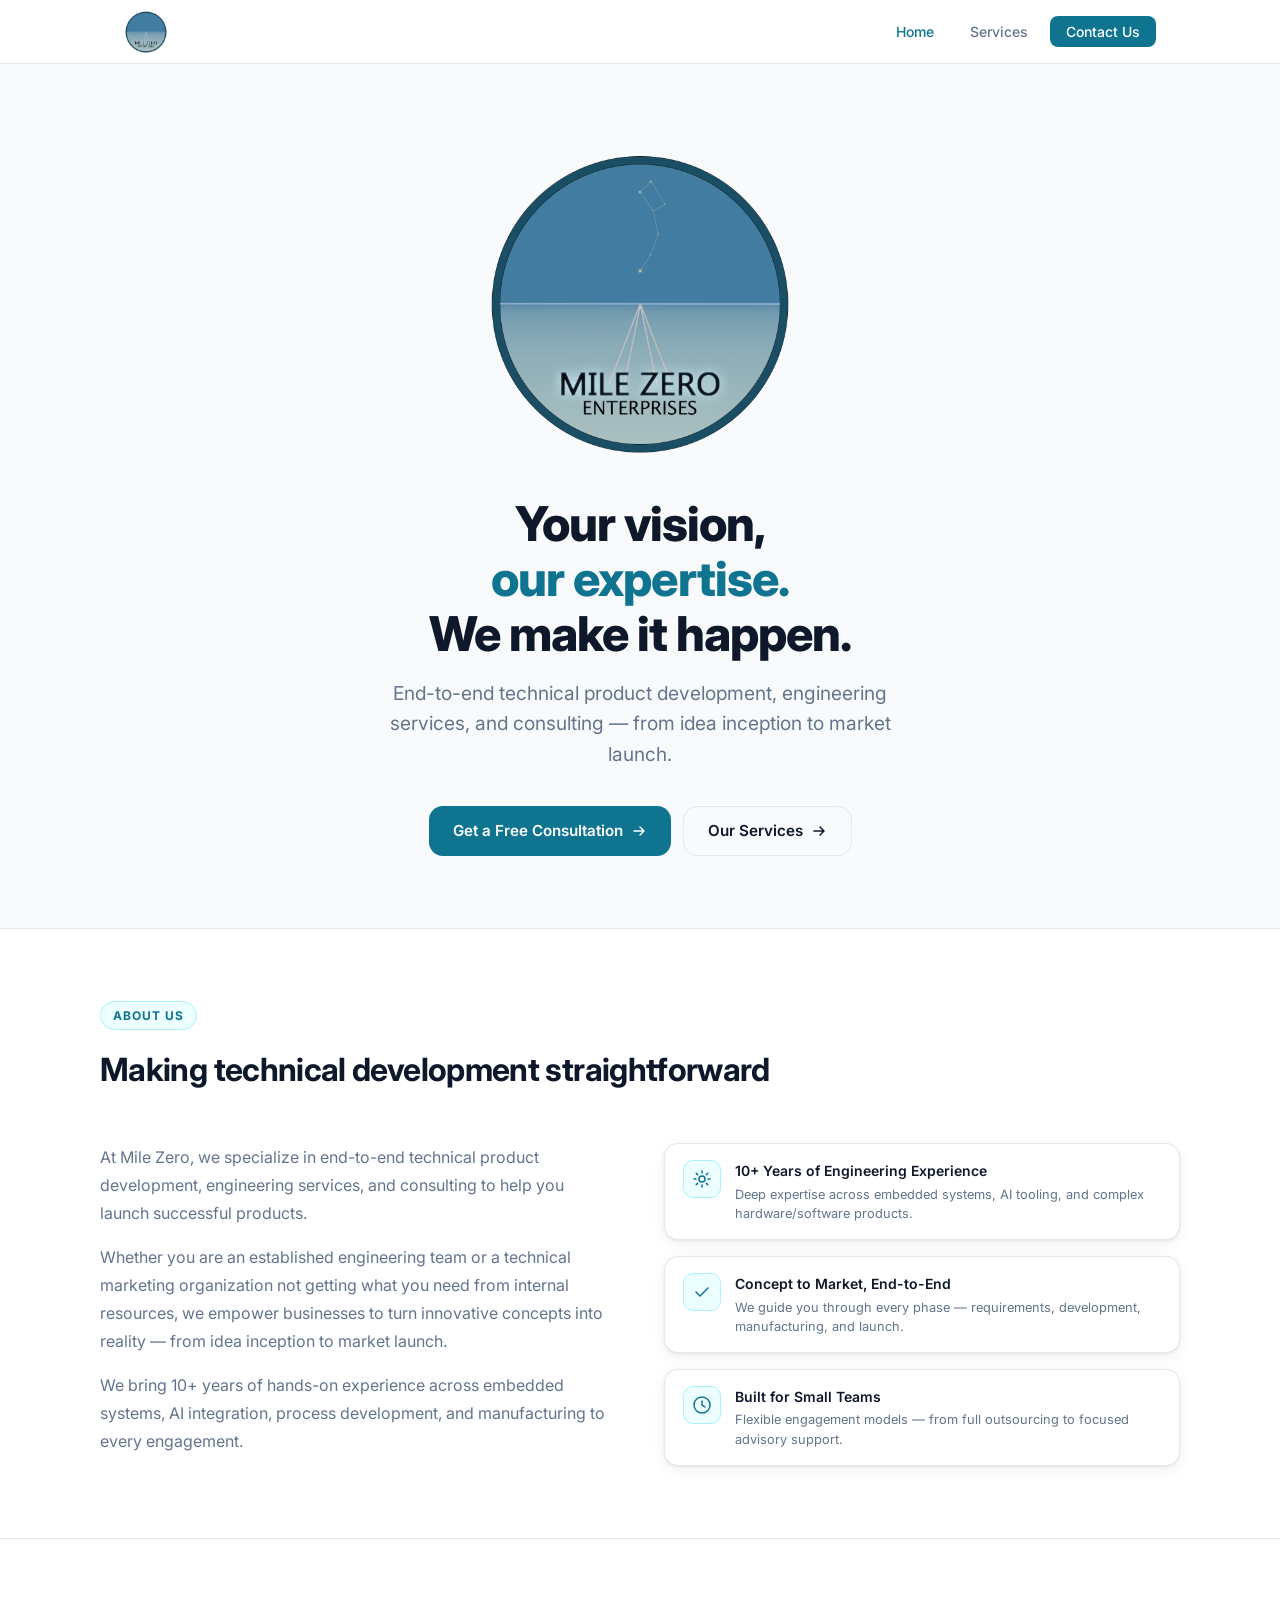
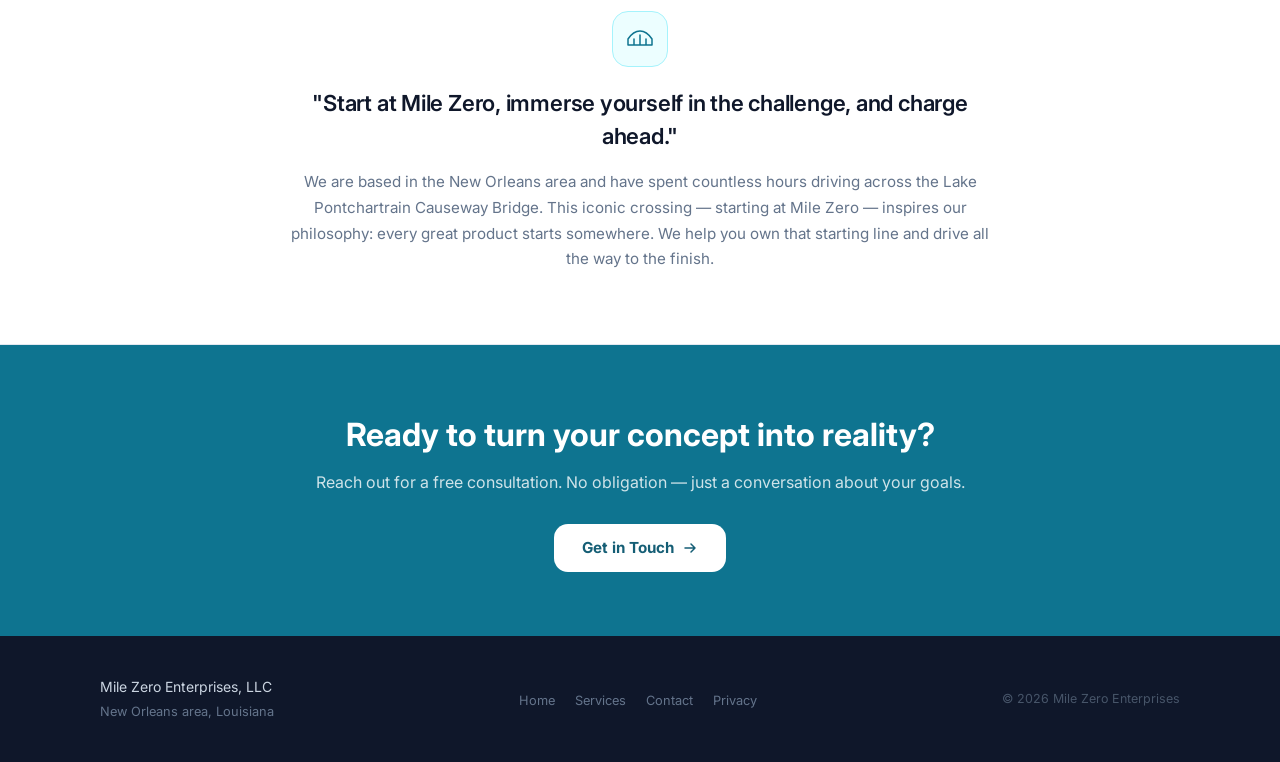
<file: index.html>
<!DOCTYPE html>
<html lang="en">
<head>
  <meta charset="UTF-8">
  <meta name="viewport" content="width=device-width, initial-scale=1.0">
  <title>Mile Zero Enterprises - Home</title>

  <!-- SEO -->
  <meta name="description" content="Mile Zero Enterprises specializes in technical product development, engineering services, and consulting to help businesses turn concepts into reality.">
  <meta name="keywords" content="product development, technical consulting, engineering services, product management, Mile Zero Enterprises, AI product management">
  <meta name="author" content="Mile Zero Enterprises">
  <meta property="og:title" content="Mile Zero Enterprises">
  <meta property="og:description" content="Expert technical product development and consulting services.">
  <meta property="og:image" content="https://www.milezeroenterprises.com/images/MileZeroLogo1.png">
  <meta property="og:image:width" content="1200">
  <meta property="og:image:height" content="630">
  <meta property="og:url" content="https://www.milezeroenterprises.com/">
  <meta name="twitter:card" content="summary_large_image">

  <!-- Fonts -->
  <link rel="preconnect" href="https://fonts.googleapis.com">
  <link rel="preconnect" href="https://fonts.gstatic.com" crossorigin>
  <link href="https://fonts.googleapis.com/css2?family=Inter:wght@400;500;600;700;800&display=swap" rel="stylesheet">

  <!-- Google Analytics -->
  <script async src="https://www.googletagmanager.com/gtag/js?id=G-BKB4HV8Q8Z"></script>
  <script>
    window.dataLayer = window.dataLayer || [];
    function gtag(){dataLayer.push(arguments);}
    gtag('js', new Date());
    gtag('config', 'G-BKB4HV8Q8Z');
  </script>

  <style>
    /* ===== DESIGN SYSTEM ===== */
    :root {
      --bg:          #f8fafc;
      --surface:     #ffffff;
      --border:      #e2e8f0;
      --text:        #0f172a;
      --muted:       #64748b;
      --accent:      #0e7490;
      --accent-dark: #155e75;
      --accent-bg:   #ecfeff;
      --accent-border: #a5f3fc;
      --nav-h:       64px;
      --radius:      14px;
      --shadow:      0 1px 3px rgba(0,0,0,0.07), 0 4px 16px rgba(0,0,0,0.06);
    }

    *, *::before, *::after { box-sizing: border-box; margin: 0; padding: 0; }

    html { scroll-behavior: smooth; }

    body {
      font-family: 'Inter', system-ui, -apple-system, sans-serif;
      background: var(--bg);
      color: var(--text);
      line-height: 1.6;
    }

    /* ===== NAV ===== */
    .nav {
      position: sticky;
      top: 0;
      z-index: 100;
      height: var(--nav-h);
      background: rgba(255,255,255,0.92);
      backdrop-filter: blur(12px);
      -webkit-backdrop-filter: blur(12px);
      border-bottom: 1px solid var(--border);
      display: flex;
      align-items: center;
    }
    .nav-inner {
      max-width: 1080px;
      margin: 0 auto;
      padding: 0 24px;
      width: 100%;
      display: flex;
      align-items: center;
      justify-content: space-between;
    }
    .nav-logo {
      display: flex;
      align-items: center;
      gap: 10px;
      text-decoration: none;
      color: var(--text);
    }
    .nav-logo img {
      height: 44px;
      width: auto;
    }
    .nav-links {
      display: flex;
      align-items: center;
      gap: 8px;
      list-style: none;
    }
    .nav-links a {
      text-decoration: none;
      color: var(--muted);
      font-size: 0.875rem;
      font-weight: 500;
      padding: 6px 14px;
      border-radius: 8px;
      transition: color 0.15s, background 0.15s;
    }
    .nav-links a:hover { color: var(--text); background: var(--bg); }
    .nav-links a.active { color: var(--accent); }
    .nav-links .btn-nav {
      background: var(--accent);
      color: #fff !important;
      padding: 7px 16px;
      border-radius: 8px;
    }
    .nav-links .btn-nav:hover { background: var(--accent-dark); }

    /* Mobile menu toggle */
    .nav-toggle {
      display: none;
      background: none;
      border: none;
      cursor: pointer;
      padding: 6px;
      color: var(--text);
    }
    .nav-toggle svg { display: block; }

    /* ===== HERO ===== */
    .hero {
      padding: 80px 24px 72px;
      text-align: center;
    }
    .hero-logo {
      max-width: 320px;
      height: auto;
      margin: 0 auto 32px;
      display: block;
    }
    .hero h1 {
      font-size: clamp(2rem, 1.4rem + 2vw, 3.2rem);
      font-weight: 800;
      line-height: 1.15;
      letter-spacing: -0.02em;
      color: var(--text);
      max-width: 680px;
      margin: 0 auto 16px;
    }
    .hero h1 span { color: var(--accent); }
    .hero-sub {
      font-size: clamp(1rem, 0.85rem + 0.5vw, 1.2rem);
      color: var(--muted);
      max-width: 520px;
      margin: 0 auto 36px;
    }
    .hero-ctas {
      display: flex;
      flex-wrap: wrap;
      gap: 12px;
      justify-content: center;
    }
    .btn-primary {
      display: inline-flex;
      align-items: center;
      gap: 8px;
      background: var(--accent);
      color: #fff;
      font-weight: 600;
      font-size: 0.95rem;
      padding: 12px 24px;
      border-radius: var(--radius);
      text-decoration: none;
      border: none;
      cursor: pointer;
      transition: background 0.15s, transform 0.1s;
    }
    .btn-primary:hover { background: var(--accent-dark); transform: translateY(-1px); }
    .btn-outline {
      display: inline-flex;
      align-items: center;
      gap: 8px;
      background: transparent;
      color: var(--text);
      font-weight: 600;
      font-size: 0.95rem;
      padding: 12px 24px;
      border-radius: var(--radius);
      text-decoration: none;
      border: 1.5px solid var(--border);
      transition: border-color 0.15s, background 0.15s, transform 0.1s;
    }
    .btn-outline:hover {
      border-color: var(--accent);
      color: var(--accent);
      background: var(--accent-bg);
      transform: translateY(-1px);
    }

    /* ===== SECTION SCAFFOLDING ===== */
    .section { padding: 72px 24px; }
    .section-inner { max-width: 1080px; margin: 0 auto; }
    .section-label {
      display: inline-block;
      font-size: 0.75rem;
      font-weight: 700;
      letter-spacing: 0.08em;
      text-transform: uppercase;
      color: var(--accent);
      background: var(--accent-bg);
      border: 1px solid var(--accent-border);
      padding: 4px 12px;
      border-radius: 999px;
      margin-bottom: 14px;
    }
    .section-title {
      font-size: clamp(1.5rem, 1.2rem + 1vw, 2rem);
      font-weight: 700;
      letter-spacing: -0.02em;
      color: var(--text);
      margin-bottom: 12px;
    }
    .section-body {
      font-size: 1rem;
      color: var(--muted);
      max-width: 620px;
      line-height: 1.7;
    }

    /* ===== ABOUT ===== */
    .about-grid {
      display: grid;
      grid-template-columns: 1fr 1fr;
      gap: 48px;
      align-items: start;
      margin-top: 48px;
    }
    .about-text p { color: var(--muted); line-height: 1.75; font-size: 1rem; margin-bottom: 16px; }
    .about-text p:last-child { margin-bottom: 0; }

    .pillars {
      display: flex;
      flex-direction: column;
      gap: 16px;
    }
    .pillar {
      display: flex;
      align-items: flex-start;
      gap: 14px;
      background: var(--surface);
      border: 1px solid var(--border);
      border-radius: var(--radius);
      padding: 16px 18px;
      box-shadow: var(--shadow);
    }
    .pillar-icon {
      width: 38px;
      height: 38px;
      border-radius: 10px;
      background: var(--accent-bg);
      border: 1px solid var(--accent-border);
      display: grid;
      place-items: center;
      flex-shrink: 0;
      color: var(--accent);
    }
    .pillar-content h4 {
      font-size: 0.875rem;
      font-weight: 600;
      color: var(--text);
      margin-bottom: 2px;
    }
    .pillar-content p {
      font-size: 0.8rem;
      color: var(--muted);
      line-height: 1.5;
      margin: 0;
    }

    /* ===== INSPIRATION ===== */
    .inspiration { background: var(--surface); border-top: 1px solid var(--border); border-bottom: 1px solid var(--border); }
    .inspiration-inner {
      max-width: 760px;
      margin: 0 auto;
      text-align: center;
      padding: 72px 24px;
    }
    .bridge-icon {
      width: 56px;
      height: 56px;
      border-radius: 16px;
      background: var(--accent-bg);
      border: 1px solid var(--accent-border);
      display: grid;
      place-items: center;
      margin: 0 auto 20px;
      color: var(--accent);
    }
    .inspiration-inner blockquote {
      font-size: clamp(1.1rem, 0.9rem + 0.6vw, 1.4rem);
      font-weight: 600;
      color: var(--text);
      line-height: 1.5;
      letter-spacing: -0.01em;
      margin-bottom: 16px;
    }
    .inspiration-inner p {
      font-size: 0.95rem;
      color: var(--muted);
      line-height: 1.7;
    }

    /* ===== CONTACT CTA ===== */
    .cta-band {
      background: var(--accent);
      padding: 64px 24px;
      text-align: center;
    }
    .cta-band h2 {
      font-size: clamp(1.5rem, 1.2rem + 1vw, 2rem);
      font-weight: 700;
      color: #fff;
      margin-bottom: 10px;
    }
    .cta-band p {
      font-size: 1rem;
      color: rgba(255,255,255,0.8);
      margin-bottom: 28px;
    }
    .btn-white {
      display: inline-flex;
      align-items: center;
      gap: 8px;
      background: #fff;
      color: var(--accent-dark);
      font-weight: 700;
      font-size: 0.95rem;
      padding: 12px 28px;
      border-radius: var(--radius);
      text-decoration: none;
      transition: transform 0.1s, box-shadow 0.15s;
    }
    .btn-white:hover { transform: translateY(-1px); box-shadow: 0 6px 20px rgba(0,0,0,0.15); }

    /* ===== FOOTER ===== */
    footer {
      background: #0f172a;
      color: #94a3b8;
      padding: 40px 24px;
    }
    .footer-inner {
      max-width: 1080px;
      margin: 0 auto;
      display: flex;
      flex-wrap: wrap;
      justify-content: space-between;
      align-items: center;
      gap: 16px;
    }
    .footer-brand {
      font-size: 0.875rem;
      color: #cbd5e1;
    }
    .footer-brand span { color: #64748b; font-size: 0.8rem; display: block; margin-top: 3px; }
    .footer-links {
      display: flex;
      gap: 20px;
      list-style: none;
    }
    .footer-links a {
      font-size: 0.8rem;
      color: #64748b;
      text-decoration: none;
      transition: color 0.15s;
    }
    .footer-links a:hover { color: #cbd5e1; }

    /* ===== RESPONSIVE ===== */
    @media (max-width: 700px) {
      .about-grid { grid-template-columns: 1fr; gap: 32px; }
      .nav-links { display: none; flex-direction: column; position: absolute; top: var(--nav-h); left: 0; right: 0; background: #fff; border-bottom: 1px solid var(--border); padding: 16px 24px; gap: 4px; }
      .nav-links.open { display: flex; }
      .nav-links .btn-nav { align-self: flex-start; }
      .nav-toggle { display: flex; }
    }
  </style>
</head>
<body>

  <!-- NAV -->
  <header class="nav">
    <div class="nav-inner">
      <a class="nav-logo" href="index.html">
        <img src="images/MileZeroLogo1.png" alt="Mile Zero Enterprises">
      </a>
      <ul class="nav-links" id="navLinks">
        <li><a href="index.html" class="active">Home</a></li>
        <li><a href="services.html">Services</a></li>
        <li><a href="/public/contact/index.html" class="btn-nav">Contact Us</a></li>
      </ul>
      <button class="nav-toggle" id="navToggle" aria-label="Toggle navigation">
        <svg width="22" height="22" viewBox="0 0 22 22" fill="none">
          <rect y="3" width="22" height="2" rx="1" fill="currentColor"/>
          <rect y="10" width="22" height="2" rx="1" fill="currentColor"/>
          <rect y="17" width="22" height="2" rx="1" fill="currentColor"/>
        </svg>
      </button>
    </div>
  </header>

  <!-- HERO -->
  <section class="hero">
    <img src="images/MileZeroLogo1.png" alt="Mile Zero Enterprises Logo" class="hero-logo">
    <h1>Your vision,<br><span>our expertise.</span><br>We make it happen.</h1>
    <p class="hero-sub">End-to-end technical product development, engineering services, and consulting — from idea inception to market launch.</p>
    <div class="hero-ctas">
      <a href="/public/contact/index.html" class="btn-primary">
        Get a Free Consultation
        <svg width="16" height="16" viewBox="0 0 16 16" fill="none"><path d="M3 8h10M9 4l4 4-4 4" stroke="currentColor" stroke-width="1.5" stroke-linecap="round" stroke-linejoin="round"/></svg>
      </a>
      <a href="services.html" class="btn-outline">
        Our Services
        <svg width="16" height="16" viewBox="0 0 16 16" fill="none"><path d="M3 8h10M9 4l4 4-4 4" stroke="currentColor" stroke-width="1.5" stroke-linecap="round" stroke-linejoin="round"/></svg>
      </a>
    </div>
  </section>

  <!-- ABOUT -->
  <section class="section" style="background: var(--surface); border-top: 1px solid var(--border);">
    <div class="section-inner">
      <span class="section-label">About Us</span>
      <h2 class="section-title">Making technical development straightforward</h2>
      <div class="about-grid">
        <div class="about-text">
          <p>At Mile Zero, we specialize in end-to-end technical product development, engineering services, and consulting to help you launch successful products.</p>
          <p>Whether you are an established engineering team or a technical marketing organization not getting what you need from internal resources, we empower businesses to turn innovative concepts into reality — from idea inception to market launch.</p>
          <p>We bring 10+ years of hands-on experience across embedded systems, AI integration, process development, and manufacturing to every engagement.</p>
        </div>
        <div class="pillars">
          <div class="pillar">
            <div class="pillar-icon">
              <svg width="20" height="20" viewBox="0 0 20 20" fill="none"><circle cx="10" cy="10" r="3" stroke="currentColor" stroke-width="1.5"/><path d="M10 2v2M10 16v2M2 10h2M16 10h2M4.22 4.22l1.42 1.42M14.36 14.36l1.42 1.42M4.22 15.78l1.42-1.42M14.36 5.64l1.42-1.42" stroke="currentColor" stroke-width="1.5" stroke-linecap="round"/></svg>
            </div>
            <div class="pillar-content">
              <h4>10+ Years of Engineering Experience</h4>
              <p>Deep expertise across embedded systems, AI tooling, and complex hardware/software products.</p>
            </div>
          </div>
          <div class="pillar">
            <div class="pillar-icon">
              <svg width="20" height="20" viewBox="0 0 20 20" fill="none"><path d="M4 10l4 4 8-8" stroke="currentColor" stroke-width="1.5" stroke-linecap="round" stroke-linejoin="round"/></svg>
            </div>
            <div class="pillar-content">
              <h4>Concept to Market, End-to-End</h4>
              <p>We guide you through every phase — requirements, development, manufacturing, and launch.</p>
            </div>
          </div>
          <div class="pillar">
            <div class="pillar-icon">
              <svg width="20" height="20" viewBox="0 0 20 20" fill="none"><path d="M10 2a8 8 0 100 16A8 8 0 0010 2z" stroke="currentColor" stroke-width="1.5"/><path d="M10 6v4l3 2" stroke="currentColor" stroke-width="1.5" stroke-linecap="round"/></svg>
            </div>
            <div class="pillar-content">
              <h4>Built for Small Teams</h4>
              <p>Flexible engagement models — from full outsourcing to focused advisory support.</p>
            </div>
          </div>
        </div>
      </div>
    </div>
  </section>

  <!-- INSPIRATION -->
  <section class="inspiration">
    <div class="inspiration-inner">
      <div class="bridge-icon">
        <svg width="28" height="28" viewBox="0 0 28 28" fill="none"><path d="M2 20h24M2 20V14M26 20V14M2 14c4-6 8-8 12-8s8 2 12 8M8 14v6M14 10v10M20 14v6" stroke="currentColor" stroke-width="1.5" stroke-linecap="round" stroke-linejoin="round"/></svg>
      </div>
      <blockquote>"Start at Mile Zero, immerse yourself in the challenge, and charge ahead."</blockquote>
      <p>We are based in the New Orleans area and have spent countless hours driving across the Lake Pontchartrain Causeway Bridge. This iconic crossing — starting at Mile Zero — inspires our philosophy: every great product starts somewhere. We help you own that starting line and drive all the way to the finish.</p>
    </div>
  </section>

  <!-- CONTACT CTA -->
  <section class="cta-band">
    <h2>Ready to turn your concept into reality?</h2>
    <p>Reach out for a free consultation. No obligation — just a conversation about your goals.</p>
    <a href="/public/contact/index.html" class="btn-white">
      Get in Touch
      <svg width="16" height="16" viewBox="0 0 16 16" fill="none"><path d="M3 8h10M9 4l4 4-4 4" stroke="currentColor" stroke-width="1.5" stroke-linecap="round" stroke-linejoin="round"/></svg>
    </a>
  </section>

  <!-- FOOTER -->
  <footer>
    <div class="footer-inner">
      <div class="footer-brand">
        Mile Zero Enterprises, LLC
        <span>New Orleans area, Louisiana</span>
      </div>
      <ul class="footer-links">
        <li><a href="index.html">Home</a></li>
        <li><a href="services.html">Services</a></li>
        <li><a href="/public/contact/index.html">Contact</a></li>
        <li><a href="/privacy/index.html">Privacy</a></li>
      </ul>
      <div style="font-size: 0.78rem; color: #475569;">
        &copy; <script>document.write(new Date().getFullYear())</script> Mile Zero Enterprises
      </div>
    </div>
  </footer>

  <!-- Mobile nav toggle -->
  <script>
    document.getElementById('navToggle').addEventListener('click', function() {
      document.getElementById('navLinks').classList.toggle('open');
    });
  </script>

</body>
</html>
</file>
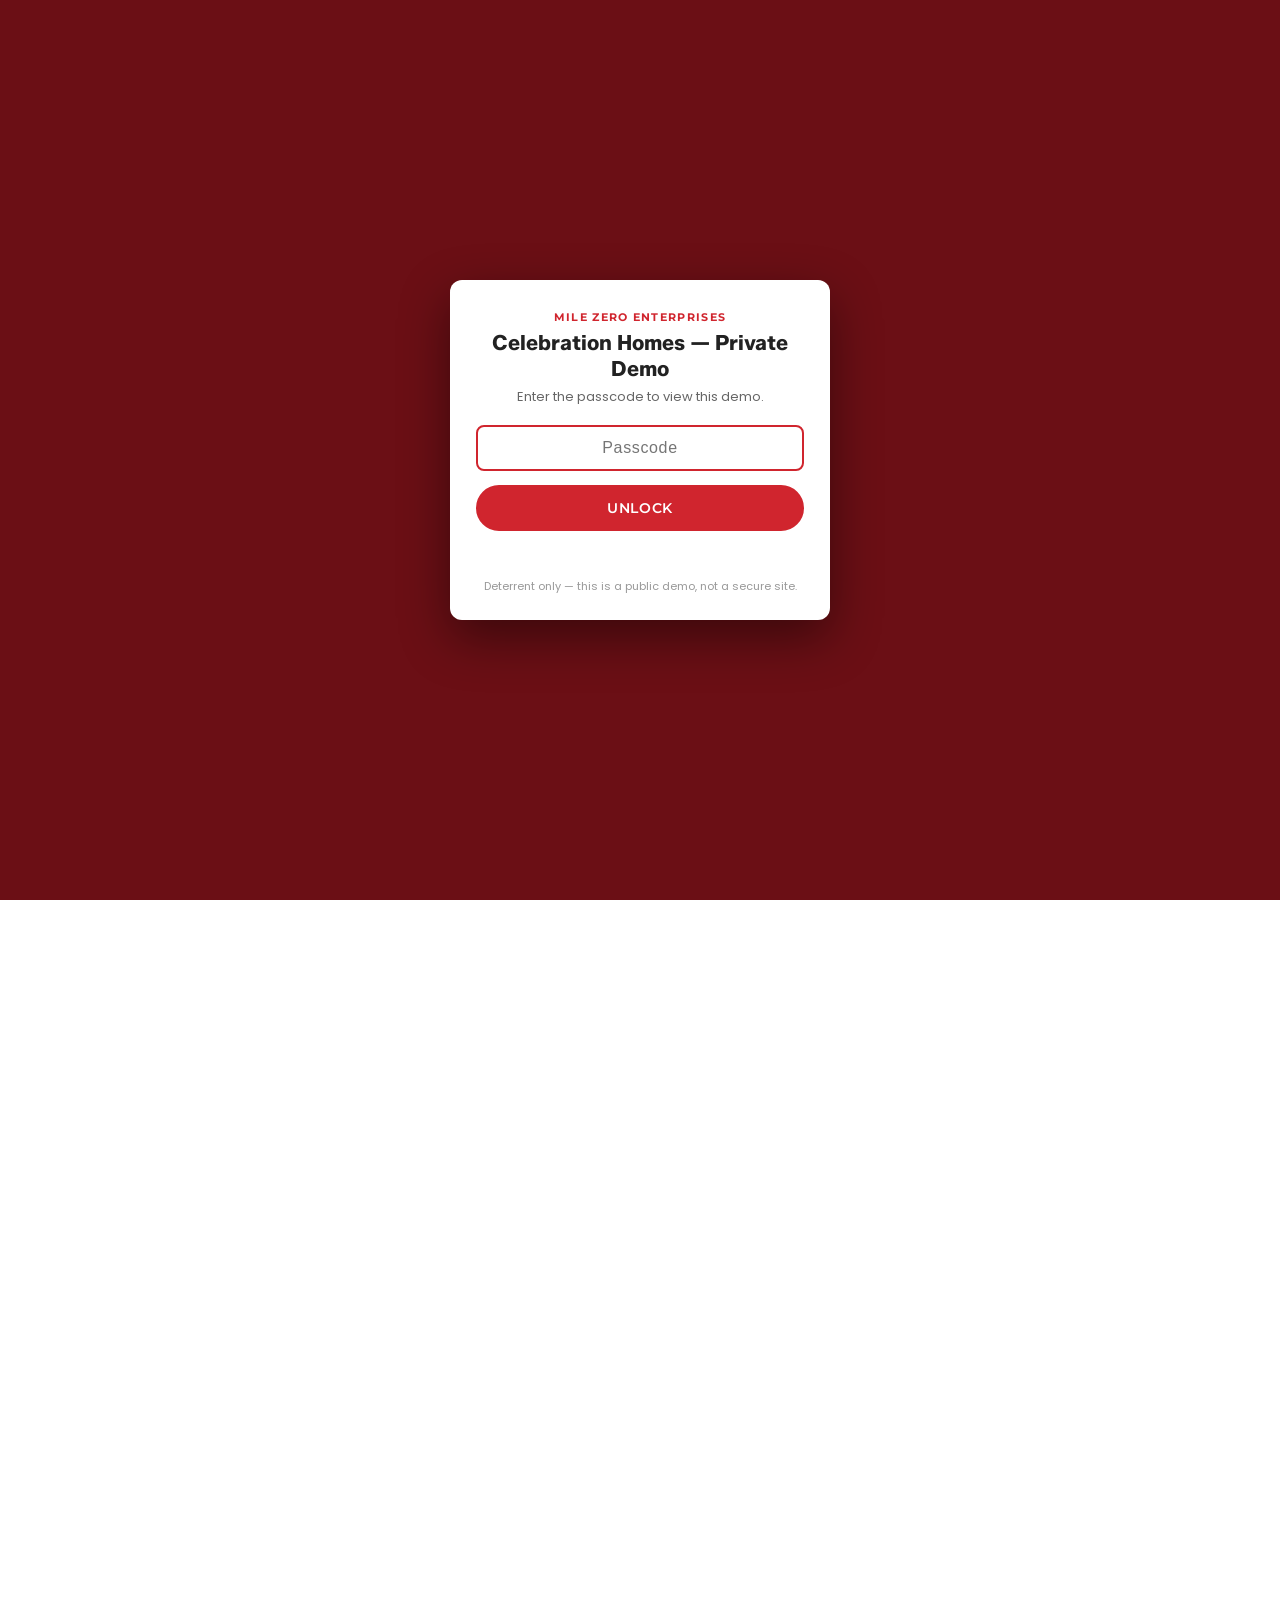
<file: celebration-demo/index.html>
<!DOCTYPE html>
<html lang="en">
<head>
  <meta charset="UTF-8" />
  <!-- Keep this private demo out of search engines (it mimics a real builder's site). -->
  <meta name="robots" content="noindex, nofollow, noarchive" />
  <meta name="viewport" content="width=device-width, initial-scale=1.0" />
  <title>Celebration Homes - Nashville's Premiere Home Builder</title>
  <meta name="description" content="Celebration Homes builds new homes with More Space and More Style across the Nashville, Tennessee area." />
  <!-- Access gate: must load first (blocking, no defer) so the page is locked before it renders. -->
  <link rel="stylesheet" href="assets/demo-gate.css" />
  <script src="assets/demo-gate.js"></script>
  <link rel="stylesheet" href="assets/fonts.css" />
  <link rel="stylesheet" href="assets/brand-tokens.css" />
  <link rel="stylesheet" href="assets/site.css" />
</head>
<body class="home">

  <!-- Header (over hero, mimics celebrationhomes.com) -->
  <header class="cel-header">
    <div class="cel-header__inner">
      <a class="cel-logo" href="index.html"><img src="assets/logo.svg" alt="Celebration Homes — More Space. More Style." /></a>
      <button class="cel-burger" id="navBurger" aria-label="Menu" aria-expanded="false"><span></span><span></span><span></span></button>
      <nav class="cel-nav" id="celNav">
        <a href="#">Models</a>
        <a href="#">Communities <i>&#9662;</i></a>
        <a href="adriana.html">Quick Move-In Homes <i>&#9662;</i></a>
        <a href="#">Virtual Tours <i>&#9662;</i></a>
        <a href="#">About <i>&#9662;</i></a>
        <a href="#">Warranty <i>&#9662;</i></a>
        <a href="#">Financing</a>
      </nav>
    </div>
  </header>

  <!-- Hero (full-width kitchen carousel look) -->
  <section class="cel-hero">
    <div class="cel-hero__img" role="img" aria-label="Bright, modern Celebration Homes kitchen"></div>
    <button class="cel-hero__arrow left" aria-label="Previous">&#8249;</button>
    <button class="cel-hero__arrow right" aria-label="Next">&#8250;</button>
    <div class="cel-hero__badge" aria-hidden="true">
      <span class="b-num">25</span>
      <span class="b-yrs">YEARS</span>
      <span class="b-cel">CELEBRATING</span>
    </div>
    <a class="cel-hero__phone" href="#" aria-label="Call us">
      <svg viewBox="0 0 24 24" width="22" height="22" fill="#fff"><path d="M6.6 10.8a15.5 15.5 0 006.6 6.6l2.2-2.2a1 1 0 011-.24 11.4 11.4 0 003.6.58 1 1 0 011 1V20a1 1 0 01-1 1A17 17 0 013 4a1 1 0 011-1h3.5a1 1 0 011 1 11.4 11.4 0 00.58 3.6 1 1 0 01-.24 1z"/></svg>
    </a>
  </section>

  <!-- Intro text (kept exactly as celebrationhomes.com today) -->
  <section class="cel-intro">
    <div class="wrap">
      <h1 class="cel-intro__title">Celebration Homes - Nashville's Premiere Home Builder</h1>
      <p class="cel-intro__sub">Building with More Space and More Style</p>
      <p class="cel-intro__body">Welcome to Celebration Homes, where we proudly creating new homes with <strong>"More Space and More Style"</strong> for families seeking quality, comfort, and exceptional value. Our innovative floor plans are designed to maximize living space while maintaining efficiency, offering modern layouts, designer finishes, and customizable options that make every home unique. As one of the top new home builders in Nashville, Celebration Homes delivers beautifully crafted homes tailored to every lifestyle, from growing families to empty nesters looking for stylish, low-maintenance living. Explore our new home communities, model homes, and floor plans to discover why Celebration Homes stands above the rest and how we can help you find the perfect new home in Nashville, Tennessee.</p>
      <button class="btn cel-intro__cta" type="button" data-open-chat>
        Ask the Advisor
        <svg viewBox="0 0 24 24" width="16" height="16" fill="currentColor" aria-hidden="true" style="vertical-align:-2px;margin-left:6px"><path d="M4 4h16a2 2 0 012 2v9a2 2 0 01-2 2H9l-5 4V6a2 2 0 012-2z"/></svg>
      </button>
    </div>
  </section>

  <!-- Communities by City -->
  <section class="cel-communities section-alt">
    <div class="wrap">
      <h2 class="section-title">Communities by City</h2>
      <div class="city-grid">
        <a href="#" class="city-card">Nashville</a>
        <a href="#" class="city-card">Franklin</a>
        <a href="#" class="city-card">Murfreesboro</a>
        <a href="#" class="city-card">Nolensville</a>
        <a href="#" class="city-card">Mount Juliet</a>
        <a href="#" class="city-card">Spring Hill</a>
      </div>
    </div>
  </section>

  <footer class="site-footer">
    <div class="wrap">
      <span class="demo-badge">Demo by Mile Zero Enterprises</span>
      <p>This is a concept demo for Celebration Homes — not the live celebrationhomes.com site. Lead capture is disabled; no information is stored.</p>
    </div>
  </footer>

  <!-- Floating AI advisor chat (lower-left bubble, like the site's chat widget) -->
  <div class="chat-fab" id="chatFab">
    <div class="chat-fab__window" id="chatWindow" hidden>
      <div class="chat-panel" data-chat>
        <div class="chat-head">
          <span class="dot"></span>
          <span class="title">Celebration Home Advisor</span>
          <button class="chat-close" id="chatClose" aria-label="Close chat">&times;</button>
        </div>
        <div class="chat-log" data-chat-log></div>
        <div class="chat-suggestions" data-chat-suggestions></div>
        <form class="chat-form" data-chat-form>
          <input type="text" data-chat-input placeholder="Type a message…" autocomplete="off" />
          <button class="btn" type="submit">Send</button>
        </form>
      </div>
    </div>
    <button class="chat-fab__btn" id="chatFabBtn" aria-label="Chat with the Celebration advisor" aria-expanded="false">
      <svg class="ic-chat" viewBox="0 0 24 24" width="26" height="26" fill="#fff" aria-hidden="true"><path d="M4 4h16a2 2 0 012 2v10a2 2 0 01-2 2H9l-5 4V6a2 2 0 012-2z"/></svg>
      <svg class="ic-close" viewBox="0 0 24 24" width="24" height="24" fill="#fff" aria-hidden="true"><path d="M18.3 5.7L12 12l6.3 6.3-1.4 1.4L10.6 13.4 4.3 19.7 2.9 18.3 9.2 12 2.9 5.7 4.3 4.3l6.3 6.3 6.3-6.3z"/></svg>
    </button>
  </div>

  <script src="assets/app.js"></script>
  <script>
    Celebration.initScriptedPage({ scenarioId: 'general_to_listing' });
    Celebration.initChatWidget();
    // mimic-site nav toggle (mobile)
    (function () {
      var b = document.getElementById('navBurger'), n = document.getElementById('celNav');
      if (b && n) b.addEventListener('click', function () {
        var open = n.classList.toggle('open');
        b.setAttribute('aria-expanded', open ? 'true' : 'false');
      });
    })();
  </script>
</body>
</html>
</file>
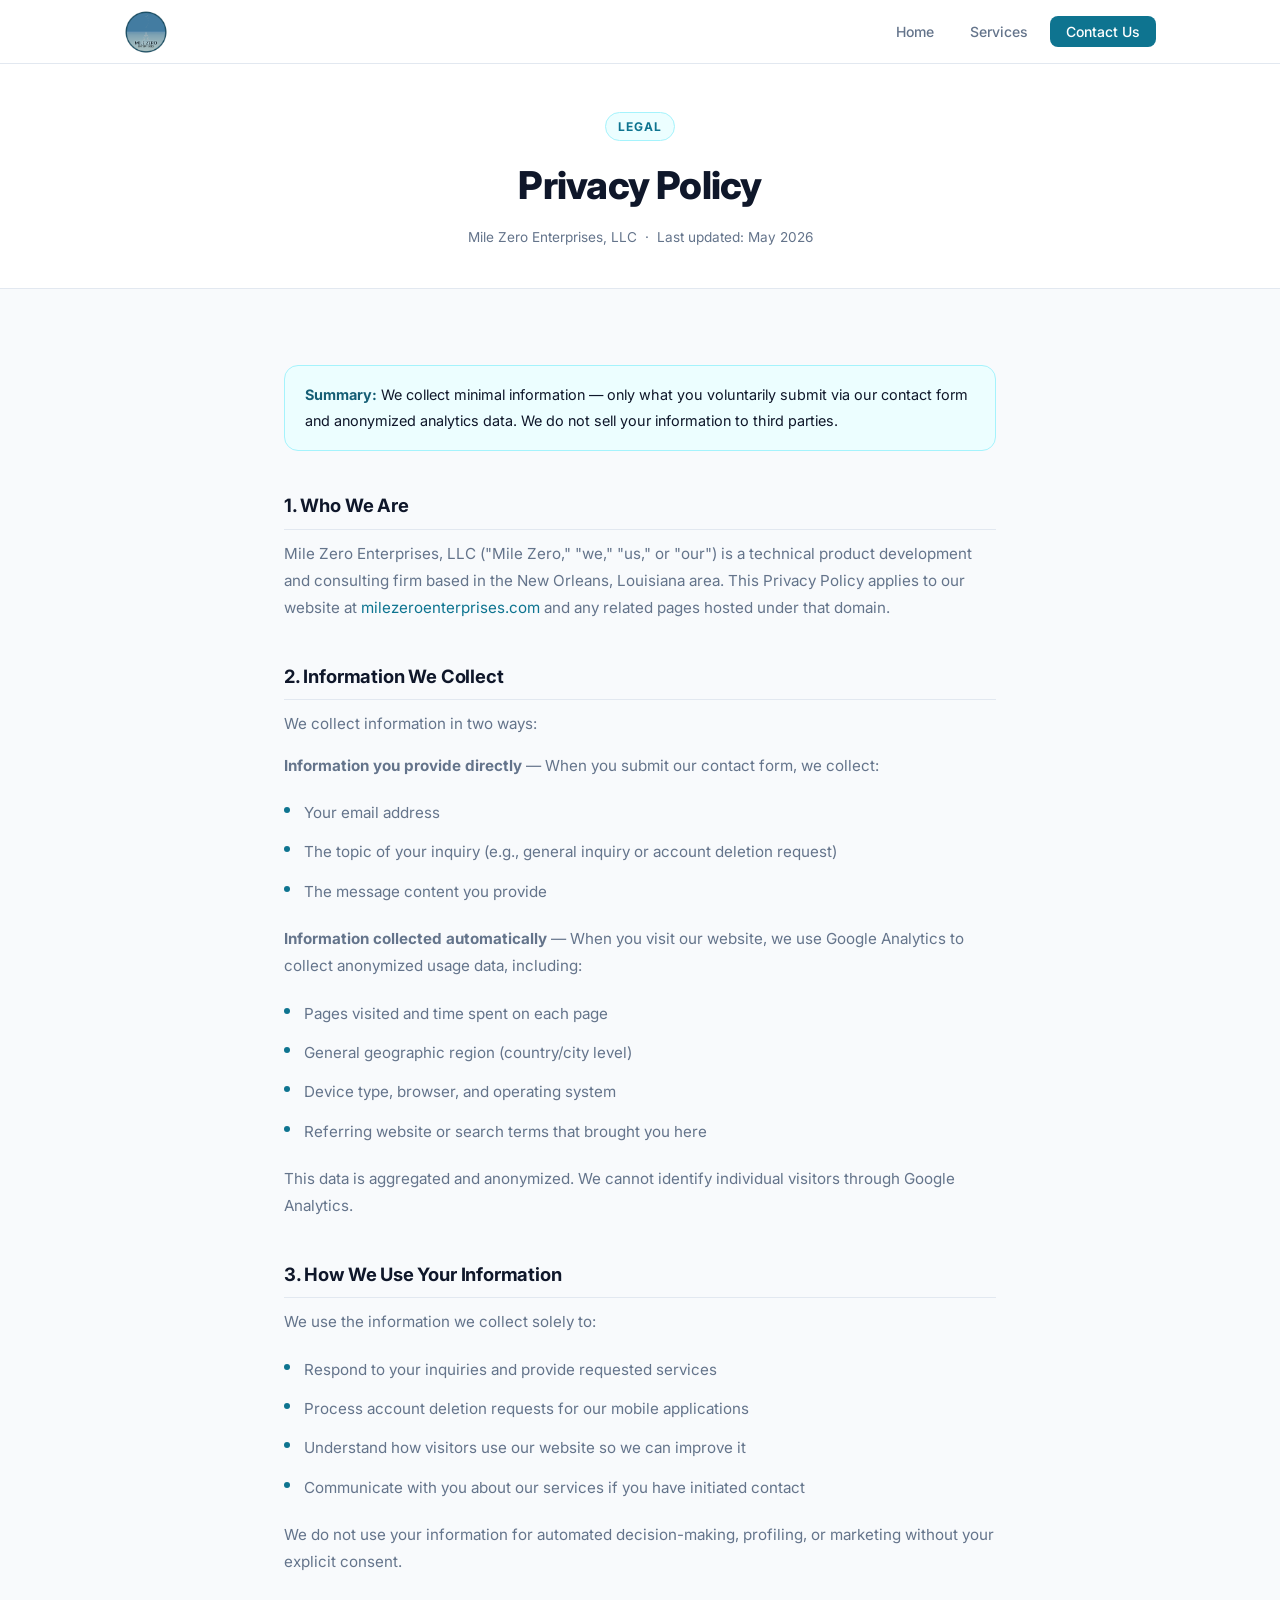
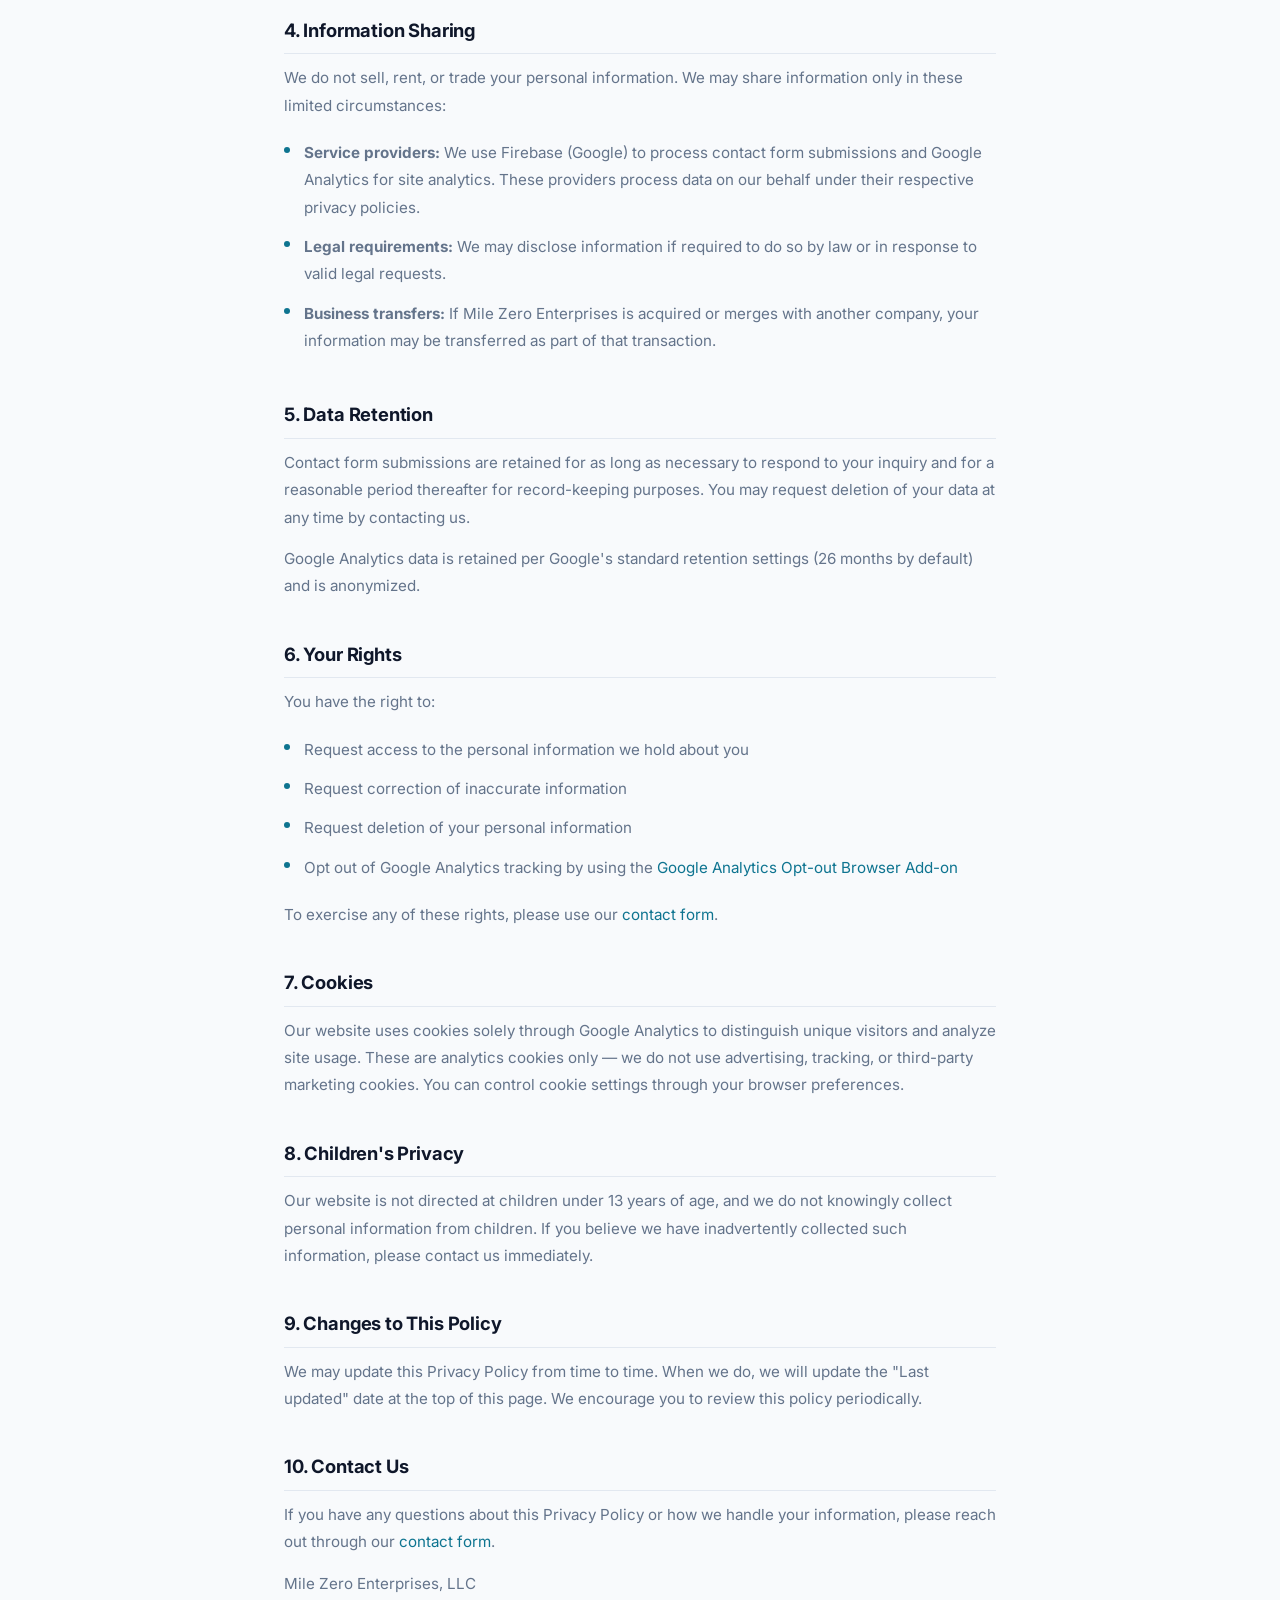
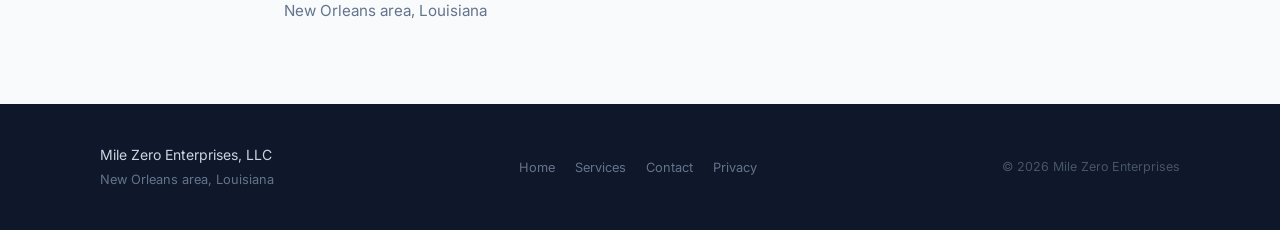
<file: privacy/index.html>
<!DOCTYPE html>
<html lang="en">
<head>
  <meta charset="UTF-8">
  <meta name="viewport" content="width=device-width, initial-scale=1.0">
  <title>Privacy Policy — Mile Zero Enterprises</title>
  <meta name="description" content="Privacy policy for Mile Zero Enterprises — how we collect and use information on milezeroenterprises.com.">
  <meta name="robots" content="noindex">

  <!-- Fonts -->
  <link rel="preconnect" href="https://fonts.googleapis.com">
  <link rel="preconnect" href="https://fonts.gstatic.com" crossorigin>
  <link href="https://fonts.googleapis.com/css2?family=Inter:wght@400;500;600;700;800&display=swap" rel="stylesheet">

  <!-- Google Analytics -->
  <script async src="https://www.googletagmanager.com/gtag/js?id=G-BKB4HV8Q8Z"></script>
  <script>
    window.dataLayer = window.dataLayer || [];
    function gtag(){dataLayer.push(arguments);}
    gtag('js', new Date());
    gtag('config', 'G-BKB4HV8Q8Z');
  </script>

  <style>
    :root {
      --bg:          #f8fafc;
      --surface:     #ffffff;
      --border:      #e2e8f0;
      --text:        #0f172a;
      --muted:       #64748b;
      --accent:      #0e7490;
      --accent-dark: #155e75;
      --accent-bg:   #ecfeff;
      --accent-border: #a5f3fc;
      --nav-h:       64px;
      --radius:      14px;
    }

    *, *::before, *::after { box-sizing: border-box; margin: 0; padding: 0; }
    html { scroll-behavior: smooth; }
    body {
      font-family: 'Inter', system-ui, -apple-system, sans-serif;
      background: var(--bg);
      color: var(--text);
      line-height: 1.6;
    }

    /* NAV */
    .nav {
      position: sticky; top: 0; z-index: 100;
      height: var(--nav-h);
      background: rgba(255,255,255,0.92);
      backdrop-filter: blur(12px);
      -webkit-backdrop-filter: blur(12px);
      border-bottom: 1px solid var(--border);
      display: flex; align-items: center;
    }
    .nav-inner {
      max-width: 1080px; margin: 0 auto; padding: 0 24px;
      width: 100%; display: flex; align-items: center; justify-content: space-between;
    }
    .nav-logo { display: flex; align-items: center; text-decoration: none; color: var(--text); }
    .nav-logo img { height: 44px; width: auto; }
    .nav-links { display: flex; align-items: center; gap: 8px; list-style: none; }
    .nav-links a {
      text-decoration: none; color: var(--muted); font-size: 0.875rem; font-weight: 500;
      padding: 6px 14px; border-radius: 8px; transition: color 0.15s, background 0.15s;
    }
    .nav-links a:hover { color: var(--text); background: var(--bg); }
    .nav-links .btn-nav { background: var(--accent); color: #fff !important; padding: 7px 16px; border-radius: 8px; }
    .nav-links .btn-nav:hover { background: var(--accent-dark); }
    .nav-toggle { display: none; background: none; border: none; cursor: pointer; padding: 6px; color: var(--text); }

    /* PAGE HEADER */
    .page-header {
      background: var(--surface); border-bottom: 1px solid var(--border);
      padding: 48px 24px 40px; text-align: center;
    }
    .page-header-inner { max-width: 680px; margin: 0 auto; }
    .section-label {
      display: inline-block; font-size: 0.75rem; font-weight: 700;
      letter-spacing: 0.08em; text-transform: uppercase;
      color: var(--accent); background: var(--accent-bg);
      border: 1px solid var(--accent-border); padding: 4px 12px;
      border-radius: 999px; margin-bottom: 14px;
    }
    .page-header h1 {
      font-size: clamp(1.8rem, 1.3rem + 1.5vw, 2.4rem);
      font-weight: 800; letter-spacing: -0.02em; color: var(--text); margin-bottom: 10px;
    }
    .page-header .meta { font-size: 0.85rem; color: var(--muted); }

    /* CONTENT */
    .content-wrap { max-width: 760px; margin: 0 auto; padding: 56px 24px 80px; }

    .content-wrap h2 {
      font-size: 1.15rem; font-weight: 700; color: var(--text);
      letter-spacing: -0.01em; margin: 40px 0 10px;
      padding-bottom: 8px; border-bottom: 1px solid var(--border);
    }
    .content-wrap h2:first-child { margin-top: 0; }

    .content-wrap p {
      font-size: 0.95rem; color: var(--muted);
      line-height: 1.8; margin-bottom: 14px;
    }
    .content-wrap p:last-child { margin-bottom: 0; }

    .content-wrap ul {
      margin: 10px 0 14px 0; padding-left: 0; list-style: none;
    }
    .content-wrap ul li {
      font-size: 0.95rem; color: var(--muted); line-height: 1.8;
      padding: 6px 0 6px 20px; position: relative;
    }
    .content-wrap ul li::before {
      content: ''; position: absolute; left: 0; top: 14px;
      width: 6px; height: 6px; border-radius: 50%;
      background: var(--accent);
    }

    .content-wrap a { color: var(--accent); text-decoration: none; }
    .content-wrap a:hover { text-decoration: underline; }

    .callout {
      background: var(--accent-bg); border: 1px solid var(--accent-border);
      border-radius: var(--radius); padding: 16px 20px; margin: 20px 0;
    }
    .callout p { color: var(--text); margin: 0; font-size: 0.9rem; }
    .callout strong { color: var(--accent-dark); }

    /* FOOTER */
    footer { background: #0f172a; color: #94a3b8; padding: 40px 24px; }
    .footer-inner {
      max-width: 1080px; margin: 0 auto;
      display: flex; flex-wrap: wrap; justify-content: space-between; align-items: center; gap: 16px;
    }
    .footer-brand { font-size: 0.875rem; color: #cbd5e1; }
    .footer-brand span { color: #64748b; font-size: 0.8rem; display: block; margin-top: 3px; }
    .footer-links { display: flex; gap: 20px; list-style: none; }
    .footer-links a { font-size: 0.8rem; color: #64748b; text-decoration: none; transition: color 0.15s; }
    .footer-links a:hover { color: #cbd5e1; }

    @media (max-width: 700px) {
      .nav-links { display: none; flex-direction: column; position: absolute; top: var(--nav-h); left: 0; right: 0; background: #fff; border-bottom: 1px solid var(--border); padding: 16px 24px; gap: 4px; }
      .nav-links.open { display: flex; }
      .nav-links .btn-nav { align-self: flex-start; }
      .nav-toggle { display: flex; }
    }
  </style>
</head>
<body>

  <!-- NAV -->
  <header class="nav">
    <div class="nav-inner">
      <a class="nav-logo" href="/index.html">
        <img src="/images/MileZeroLogo1.png" alt="Mile Zero Enterprises">
      </a>
      <ul class="nav-links" id="navLinks">
        <li><a href="/index.html">Home</a></li>
        <li><a href="/services.html">Services</a></li>
        <li><a href="/public/contact/index.html" class="btn-nav">Contact Us</a></li>
      </ul>
      <button class="nav-toggle" id="navToggle" aria-label="Toggle navigation">
        <svg width="22" height="22" viewBox="0 0 22 22" fill="none">
          <rect y="3" width="22" height="2" rx="1" fill="currentColor"/>
          <rect y="10" width="22" height="2" rx="1" fill="currentColor"/>
          <rect y="17" width="22" height="2" rx="1" fill="currentColor"/>
        </svg>
      </button>
    </div>
  </header>

  <!-- PAGE HEADER -->
  <div class="page-header">
    <div class="page-header-inner">
      <span class="section-label">Legal</span>
      <h1>Privacy Policy</h1>
      <p class="meta">Mile Zero Enterprises, LLC &nbsp;·&nbsp; Last updated: May 2026</p>
    </div>
  </div>

  <!-- CONTENT -->
  <div class="content-wrap">

    <div class="callout">
      <p><strong>Summary:</strong> We collect minimal information — only what you voluntarily submit via our contact form and anonymized analytics data. We do not sell your information to third parties.</p>
    </div>

    <h2>1. Who We Are</h2>
    <p>Mile Zero Enterprises, LLC ("Mile Zero," "we," "us," or "our") is a technical product development and consulting firm based in the New Orleans, Louisiana area. This Privacy Policy applies to our website at <a href="https://www.milezeroenterprises.com">milezeroenterprises.com</a> and any related pages hosted under that domain.</p>

    <h2>2. Information We Collect</h2>
    <p>We collect information in two ways:</p>

    <p><strong>Information you provide directly</strong> — When you submit our contact form, we collect:</p>
    <ul>
      <li>Your email address</li>
      <li>The topic of your inquiry (e.g., general inquiry or account deletion request)</li>
      <li>The message content you provide</li>
    </ul>

    <p><strong>Information collected automatically</strong> — When you visit our website, we use Google Analytics to collect anonymized usage data, including:</p>
    <ul>
      <li>Pages visited and time spent on each page</li>
      <li>General geographic region (country/city level)</li>
      <li>Device type, browser, and operating system</li>
      <li>Referring website or search terms that brought you here</li>
    </ul>
    <p>This data is aggregated and anonymized. We cannot identify individual visitors through Google Analytics.</p>

    <h2>3. How We Use Your Information</h2>
    <p>We use the information we collect solely to:</p>
    <ul>
      <li>Respond to your inquiries and provide requested services</li>
      <li>Process account deletion requests for our mobile applications</li>
      <li>Understand how visitors use our website so we can improve it</li>
      <li>Communicate with you about our services if you have initiated contact</li>
    </ul>
    <p>We do not use your information for automated decision-making, profiling, or marketing without your explicit consent.</p>

    <h2>4. Information Sharing</h2>
    <p>We do not sell, rent, or trade your personal information. We may share information only in these limited circumstances:</p>
    <ul>
      <li><strong>Service providers:</strong> We use Firebase (Google) to process contact form submissions and Google Analytics for site analytics. These providers process data on our behalf under their respective privacy policies.</li>
      <li><strong>Legal requirements:</strong> We may disclose information if required to do so by law or in response to valid legal requests.</li>
      <li><strong>Business transfers:</strong> If Mile Zero Enterprises is acquired or merges with another company, your information may be transferred as part of that transaction.</li>
    </ul>

    <h2>5. Data Retention</h2>
    <p>Contact form submissions are retained for as long as necessary to respond to your inquiry and for a reasonable period thereafter for record-keeping purposes. You may request deletion of your data at any time by contacting us.</p>
    <p>Google Analytics data is retained per Google's standard retention settings (26 months by default) and is anonymized.</p>

    <h2>6. Your Rights</h2>
    <p>You have the right to:</p>
    <ul>
      <li>Request access to the personal information we hold about you</li>
      <li>Request correction of inaccurate information</li>
      <li>Request deletion of your personal information</li>
      <li>Opt out of Google Analytics tracking by using the <a href="https://tools.google.com/dlpage/gaoptout" target="_blank" rel="noopener">Google Analytics Opt-out Browser Add-on</a></li>
    </ul>
    <p>To exercise any of these rights, please use our <a href="/public/contact/index.html">contact form</a>.</p>

    <h2>7. Cookies</h2>
    <p>Our website uses cookies solely through Google Analytics to distinguish unique visitors and analyze site usage. These are analytics cookies only — we do not use advertising, tracking, or third-party marketing cookies. You can control cookie settings through your browser preferences.</p>

    <h2>8. Children's Privacy</h2>
    <p>Our website is not directed at children under 13 years of age, and we do not knowingly collect personal information from children. If you believe we have inadvertently collected such information, please contact us immediately.</p>

    <h2>9. Changes to This Policy</h2>
    <p>We may update this Privacy Policy from time to time. When we do, we will update the "Last updated" date at the top of this page. We encourage you to review this policy periodically.</p>

    <h2>10. Contact Us</h2>
    <p>If you have any questions about this Privacy Policy or how we handle your information, please reach out through our <a href="/public/contact/index.html">contact form</a>.</p>
    <p>Mile Zero Enterprises, LLC<br>New Orleans area, Louisiana</p>

  </div>

  <!-- FOOTER -->
  <footer>
    <div class="footer-inner">
      <div class="footer-brand">
        Mile Zero Enterprises, LLC
        <span>New Orleans area, Louisiana</span>
      </div>
      <ul class="footer-links">
        <li><a href="/index.html">Home</a></li>
        <li><a href="/services.html">Services</a></li>
        <li><a href="/public/contact/index.html">Contact</a></li>
        <li><a href="/privacy/index.html">Privacy</a></li>
      </ul>
      <div style="font-size: 0.78rem; color: #475569;">
        &copy; <script>document.write(new Date().getFullYear())</script> Mile Zero Enterprises
      </div>
    </div>
  </footer>

  <script>
    document.getElementById('navToggle').addEventListener('click', function() {
      document.getElementById('navLinks').classList.toggle('open');
    });
  </script>

</body>
</html>
</file>
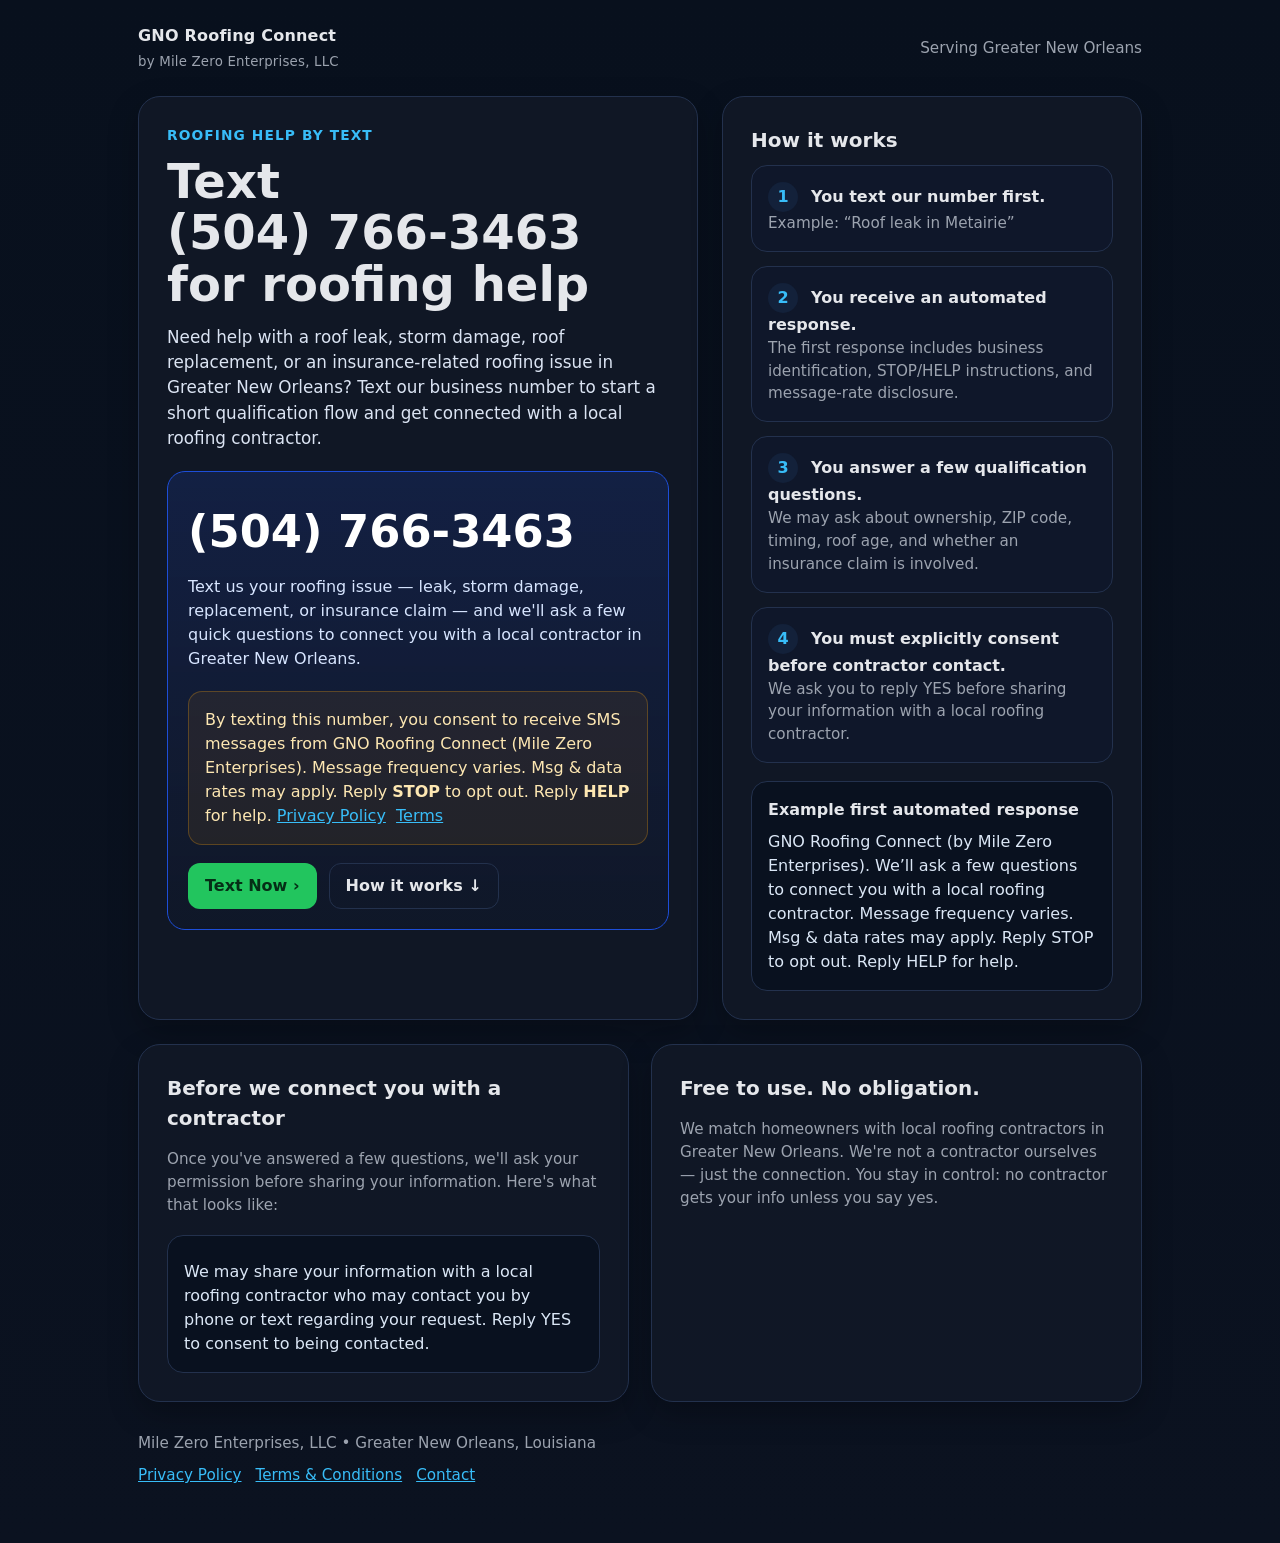
<file: gno/roofing/index.html>
<!doctype html>
<html lang="en">
<head>
  <meta charset="utf-8">
  <meta name="viewport" content="width=device-width, initial-scale=1">
  <title>GNO Roofing Connect | Text (504) 766-3463 for Roofing Help</title>
  <meta name="description" content="Text (504) 766-3463 for roofing help in Greater New Orleans. Fast qualification for roof repair, replacement, and storm damage claims.">
  <style>
    :root{
      --bg:#0b1220;
      --panel:#111827;
      --panel-2:#0f172a;
      --text:#e5e7eb;
      --muted:#9ca3af;
      --accent:#38bdf8;
      --accent-2:#22c55e;
      --border:#23314d;
      --warning:#f59e0b;
    }
    *{box-sizing:border-box}
    body{
      margin:0;
      font-family:system-ui,-apple-system,Segoe UI,Roboto,Inter,Arial,sans-serif;
      background:linear-gradient(180deg,#08101d 0%, #0b1220 100%);
      color:var(--text);
      line-height:1.5;
    }
    a{color:var(--accent)}
    .wrap{
      max-width:1040px;
      margin:0 auto;
      padding:24px 18px 56px;
    }
    .topbar{
      display:flex;
      justify-content:space-between;
      align-items:center;
      gap:16px;
      margin-bottom:24px;
      flex-wrap:wrap;
    }
    .brand{
      font-weight:700;
      letter-spacing:.2px;
    }
    .brand small{
      display:block;
      color:var(--muted);
      font-weight:500;
      margin-top:4px;
    }
    .hero{
      display:grid;
      grid-template-columns:1.2fr .9fr;
      gap:24px;
      align-items:stretch;
    }
    .card{
      background:rgba(17,24,39,.92);
      border:1px solid var(--border);
      border-radius:22px;
      padding:28px;
      box-shadow:0 12px 30px rgba(0,0,0,.25);
    }
    h1{
      margin:0 0 14px;
      font-size:clamp(2rem, 1.4rem + 2vw, 3.4rem);
      line-height:1.08;
    }
    .lede{
      font-size:1.05rem;
      color:#dbe4f3;
      margin:0 0 18px;
      max-width:60ch;
    }
    .cta-box{
      border:1px solid #1d4ed8;
      background:linear-gradient(180deg, rgba(30,64,175,.22), rgba(15,23,42,.5));
      border-radius:18px;
      padding:20px;
      margin:20px 0;
    }
    .eyebrow{
      font-size:.86rem;
      text-transform:uppercase;
      letter-spacing:.08em;
      color:var(--accent);
      font-weight:700;
      margin-bottom:10px;
    }
    .phone{
      display:block;
      font-size:clamp(1.8rem, 1.2rem + 2vw, 3rem);
      font-weight:800;
      color:white;
      text-decoration:none;
      margin:6px 0 10px;
      word-break:break-word;
    }
    .subcta{
      margin:0;
      color:#d7e5ff;
    }
    .buttons{
      display:flex;
      gap:12px;
      flex-wrap:wrap;
      margin-top:18px;
    }
    .btn{
      display:inline-flex;
      align-items:center;
      justify-content:center;
      min-height:46px;
      padding:0 16px;
      border-radius:12px;
      text-decoration:none;
      font-weight:700;
      border:1px solid transparent;
    }
    .btn-primary{
      background:var(--accent-2);
      color:#052e16;
    }
    .btn-secondary{
      background:transparent;
      color:var(--text);
      border-color:var(--border);
    }
    .list{
      margin:16px 0 0;
      padding-left:20px;
    }
    .list li{margin:8px 0}
    .mini{
      color:var(--muted);
      font-size:.95rem;
    }
    .steps{
      display:grid;
      gap:14px;
    }
    .step{
      background:var(--panel-2);
      border:1px solid var(--border);
      border-radius:16px;
      padding:16px;
    }
    .step-num{
      display:inline-block;
      min-width:30px;
      height:30px;
      line-height:30px;
      border-radius:999px;
      text-align:center;
      background:#13213a;
      color:var(--accent);
      font-weight:800;
      margin-right:8px;
    }
    .sms{
      background:#09111f;
      border:1px solid var(--border);
      border-radius:16px;
      padding:16px;
      margin-top:18px;
    }
    .sms pre{
      white-space:pre-wrap;
      margin:8px 0 0;
      font-family:inherit;
      color:#dbe7f6;
    }
    .grid{
      display:grid;
      grid-template-columns:1fr 1fr;
      gap:22px;
      margin-top:24px;
    }
    .section-title{
      margin:0 0 10px;
      font-size:1.25rem;
    }
    .notice{
      margin-top:20px;
      padding:16px;
      border-radius:14px;
      background:rgba(245,158,11,.08);
      border:1px solid rgba(245,158,11,.28);
      color:#fde7b2;
    }
    footer{
      margin-top:30px;
      color:var(--muted);
      font-size:.95rem;
    }
    .foot-links{
      display:flex;
      gap:14px;
      flex-wrap:wrap;
      margin-top:10px;
    }
    code{
      background:#0b1324;
      padding:2px 6px;
      border-radius:6px;
      border:1px solid var(--border);
      color:#dbe7f6;
    }
    @media (max-width:860px){
      .hero,.grid{grid-template-columns:1fr}
      .card{padding:22px}
    }
  </style>
</head>
<body>
  <div class="wrap">
    <div class="topbar">
      <div class="brand">
        GNO Roofing Connect
        <small>by Mile Zero Enterprises, LLC</small>
      </div>
      <div class="mini">Serving Greater New Orleans</div>
    </div>

    <section class="hero">
      <div class="card">
        <div class="eyebrow">Roofing Help by Text</div>
        <h1>Text <span style="white-space:nowrap;">(504) 766-3463</span> for roofing help</h1>
        <p class="lede">
          Need help with a roof leak, storm damage, roof replacement, or an insurance-related roofing issue in Greater New Orleans?
          Text our business number to start a short qualification flow and get connected with a local roofing contractor.
        </p>

        <div class="cta-box">
          <a class="phone" href="sms:+15047663463">(504) 766-3463</a>
          <p class="subcta">
            Text us your roofing issue — leak, storm damage, replacement, or insurance claim — and we'll ask a few quick questions to connect you with a local contractor in Greater New Orleans.
          </p>
          <div class="notice">
            By texting this number, you consent to receive SMS messages from GNO Roofing Connect (Mile Zero Enterprises). Message frequency varies. Msg &amp; data rates may apply. Reply <strong>STOP</strong> to opt out. Reply <strong>HELP</strong> for help.
            <a href="docs/privacy.html">Privacy Policy</a> &nbsp;<a href="docs/terms.html">Terms</a>
          </div>
          <div class="buttons">
            <a class="btn btn-primary" href="sms:+15047663463?body=Roof%20leak%20in%20Metairie">Text Now ›</a>
            <a class="btn btn-secondary" href="#how-it-works">How it works ↓</a>
          </div>
        </div>
      </div>

      <div class="card" id="how-it-works">
        <h2 class="section-title">How it works</h2>
        <div class="steps">
          <div class="step">
            <span class="step-num">1</span>
            <strong>You text our number first.</strong>
            <div class="mini">Example: “Roof leak in Metairie”</div>
          </div>
          <div class="step">
            <span class="step-num">2</span>
            <strong>You receive an automated response.</strong>
            <div class="mini">The first response includes business identification, STOP/HELP instructions, and message-rate disclosure.</div>
          </div>
          <div class="step">
            <span class="step-num">3</span>
            <strong>You answer a few qualification questions.</strong>
            <div class="mini">We may ask about ownership, ZIP code, timing, roof age, and whether an insurance claim is involved.</div>
          </div>
          <div class="step">
            <span class="step-num">4</span>
            <strong>You must explicitly consent before contractor contact.</strong>
            <div class="mini">We ask you to reply YES before sharing your information with a local roofing contractor.</div>
          </div>
        </div>

        <div class="sms">
          <strong>Example first automated response</strong>
          <pre>GNO Roofing Connect (by Mile Zero Enterprises). We’ll ask a few questions to connect you with a local roofing contractor. Message frequency varies. Msg &amp; data rates may apply. Reply STOP to opt out. Reply HELP for help.</pre>
        </div>
      </div>
    </section>

    <section class="grid">
      <div class="card">
        <h2 class="section-title">Before we connect you with a contractor</h2>
        <p class="mini">Once you've answered a few questions, we'll ask your permission before sharing your information. Here's what that looks like:</p>
        <div class="sms">
          <pre>We may share your information with a local roofing contractor who may contact you by phone or text regarding your request. Reply YES to consent to being contacted.</pre>
        </div>
      </div>

      <div class="card">
        <h2 class="section-title">Free to use. No obligation.</h2>
        <p class="mini">We match homeowners with local roofing contractors in Greater New Orleans. We're not a contractor ourselves — just the connection. You stay in control: no contractor gets your info unless you say yes.</p>
      </div>
    </section>

    <footer>
      <div>Mile Zero Enterprises, LLC • Greater New Orleans, Louisiana</div>
      <div class="foot-links">
        <a href="/gno/roofing/docs/privacy.html">Privacy Policy</a>
        <a href="/gno/roofing/docs/terms.html">Terms &amp; Conditions</a>
        <a href="/public/contact/index.html">Contact</a>
      </div>
    </footer>
  </div>
</body>
</html>
</file>
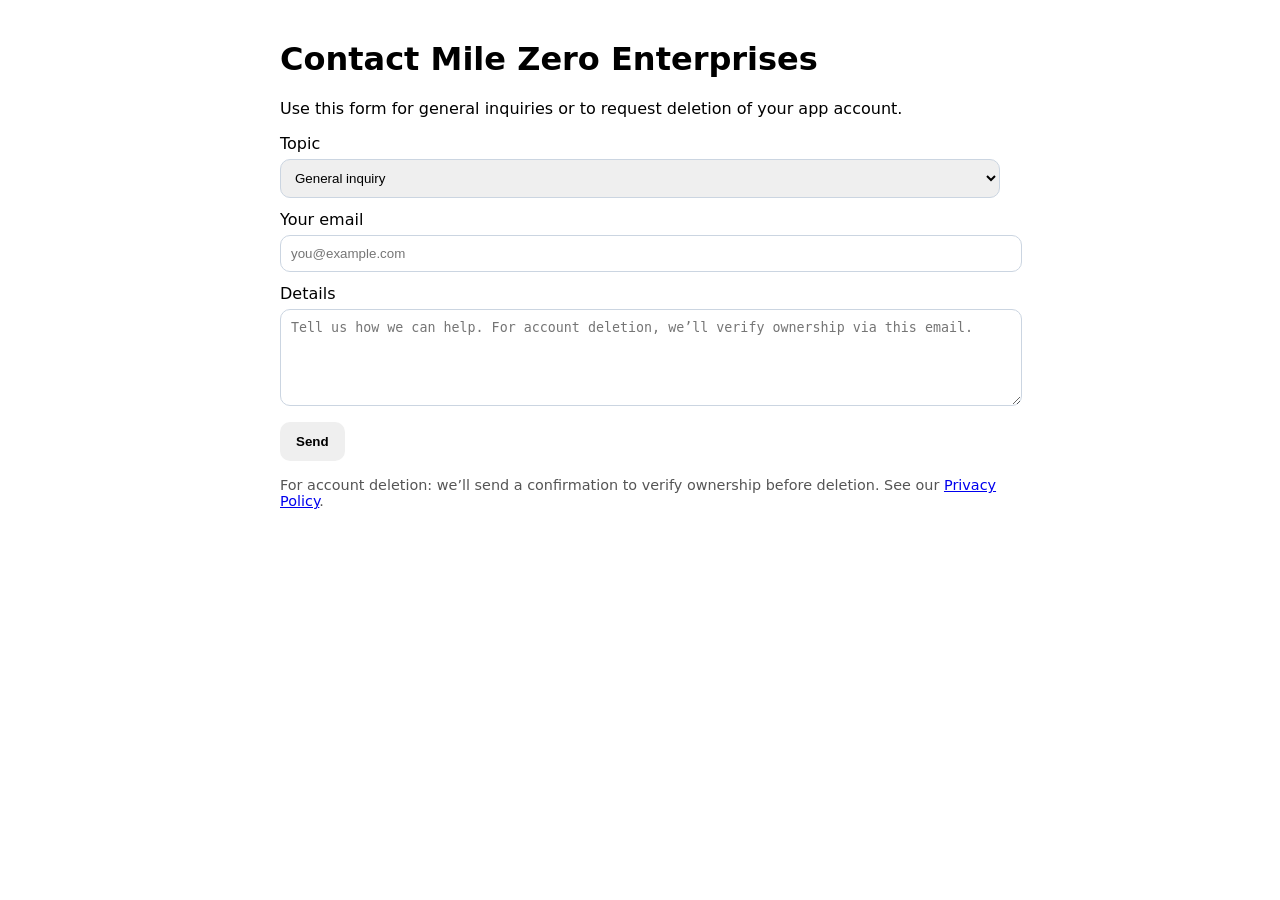
<file: public/contact/index.html>
<!doctype html>
<html lang="en">
<head>
  <meta charset="utf-8"><meta name="viewport" content="width=device-width,initial-scale=1">
  <title>Contact Us | Mile Zero Enterprises</title>
  <style>
    body{font-family:system-ui,Segoe UI,Roboto;max-width:720px;margin:40px auto;padding:0 16px;}
    label{display:block;margin:12px 0 6px}
    input,select,textarea{width:100%;padding:10px;border:1px solid #cbd5e1;border-radius:10px}
    button{margin-top:12px;padding:12px 16px;border:0;border-radius:10px;font-weight:600;cursor:pointer}
    .ok{margin-top:12px;padding:10px;border-radius:10px;background:#ecfdf5;border:1px solid #10b981;}
    .err{margin-top:12px;padding:10px;border-radius:10px;background:#fef2f2;border:1px solid #ef4444;}
    .hp{display:none} /* honeypot */
  </style>
</head>
<body>
  <h1>Contact Mile Zero Enterprises</h1>
  <p>Use this form for general inquiries or to request deletion of your app account.</p>

  <form id="contactForm" method="POST" action="https://us-central1-wifehacker-1ec31.cloudfunctions.net/contactSubmit" accept-charset="UTF-8">
    <label for="topic">Topic</label>
    <select id="topic" name="topic" required>
      <option value="general">General inquiry</option>
      <option value="account_deletion">Account deletion request</option>
    </select>

    <label for="email">Your email</label>
    <input id="email" name="email" type="email" required placeholder="you@example.com" autocomplete="email">

    <label for="message">Details</label>
    <textarea id="message" name="message" rows="5" required placeholder="Tell us how we can help. For account deletion, we’ll verify ownership via this email."></textarea>

    <!-- Honeypot -->
    <input class="hp" type="text" name="website" tabindex="-1" autocomplete="off">

    <!-- Cloudflare Turnstile -->
    <div class="cf-turnstile" data-sitekey="0x4AAAAAABpftph1nTKaI-zC"></div>
    <script src="https://challenges.cloudflare.com/turnstile/v0/api.js" async defer></script>

    <button type="submit">Send</button>
    <div id="status"></div>
  </form>

  <script>
    const form = document.getElementById('contactForm');
    const status = document.getElementById('status');
    form.addEventListener('submit', async (e) => {
      e.preventDefault();
      status.textContent = 'Sending...';

      // Convert FormData to URL-encoded for Firebase Functions parsing
      const fd = new FormData(form);
      const body = new URLSearchParams(fd);

      try {
        const resp = await fetch(form.action, {
          method: 'POST',
          headers: { 'Content-Type': 'application/x-www-form-urlencoded' },
          body
        });

        let msg = 'Thanks! Check your email for confirmation.';
        try {
          const j = await resp.clone().json();
          if (j?.message || j?.error) msg = j.message || j.error;
        } catch {
          const t = await resp.text();
          if (t) msg = t;
        }

        status.className = resp.ok ? 'ok' : 'err';
        status.textContent = msg;
        if (resp.ok) form.reset();
      } catch (err) {
        status.className = 'err';
        status.textContent = 'Network error. Please try again.';
      }
    });
  </script>

  <p style="margin-top:16px;color:#555;font-size:.9rem">
    For account deletion: we’ll send a confirmation to verify ownership before deletion. See our <a href="/wifehacker/docs/wifehacker-privacy.html">Privacy Policy</a>.
  </p>
</body>
</html>
</file>
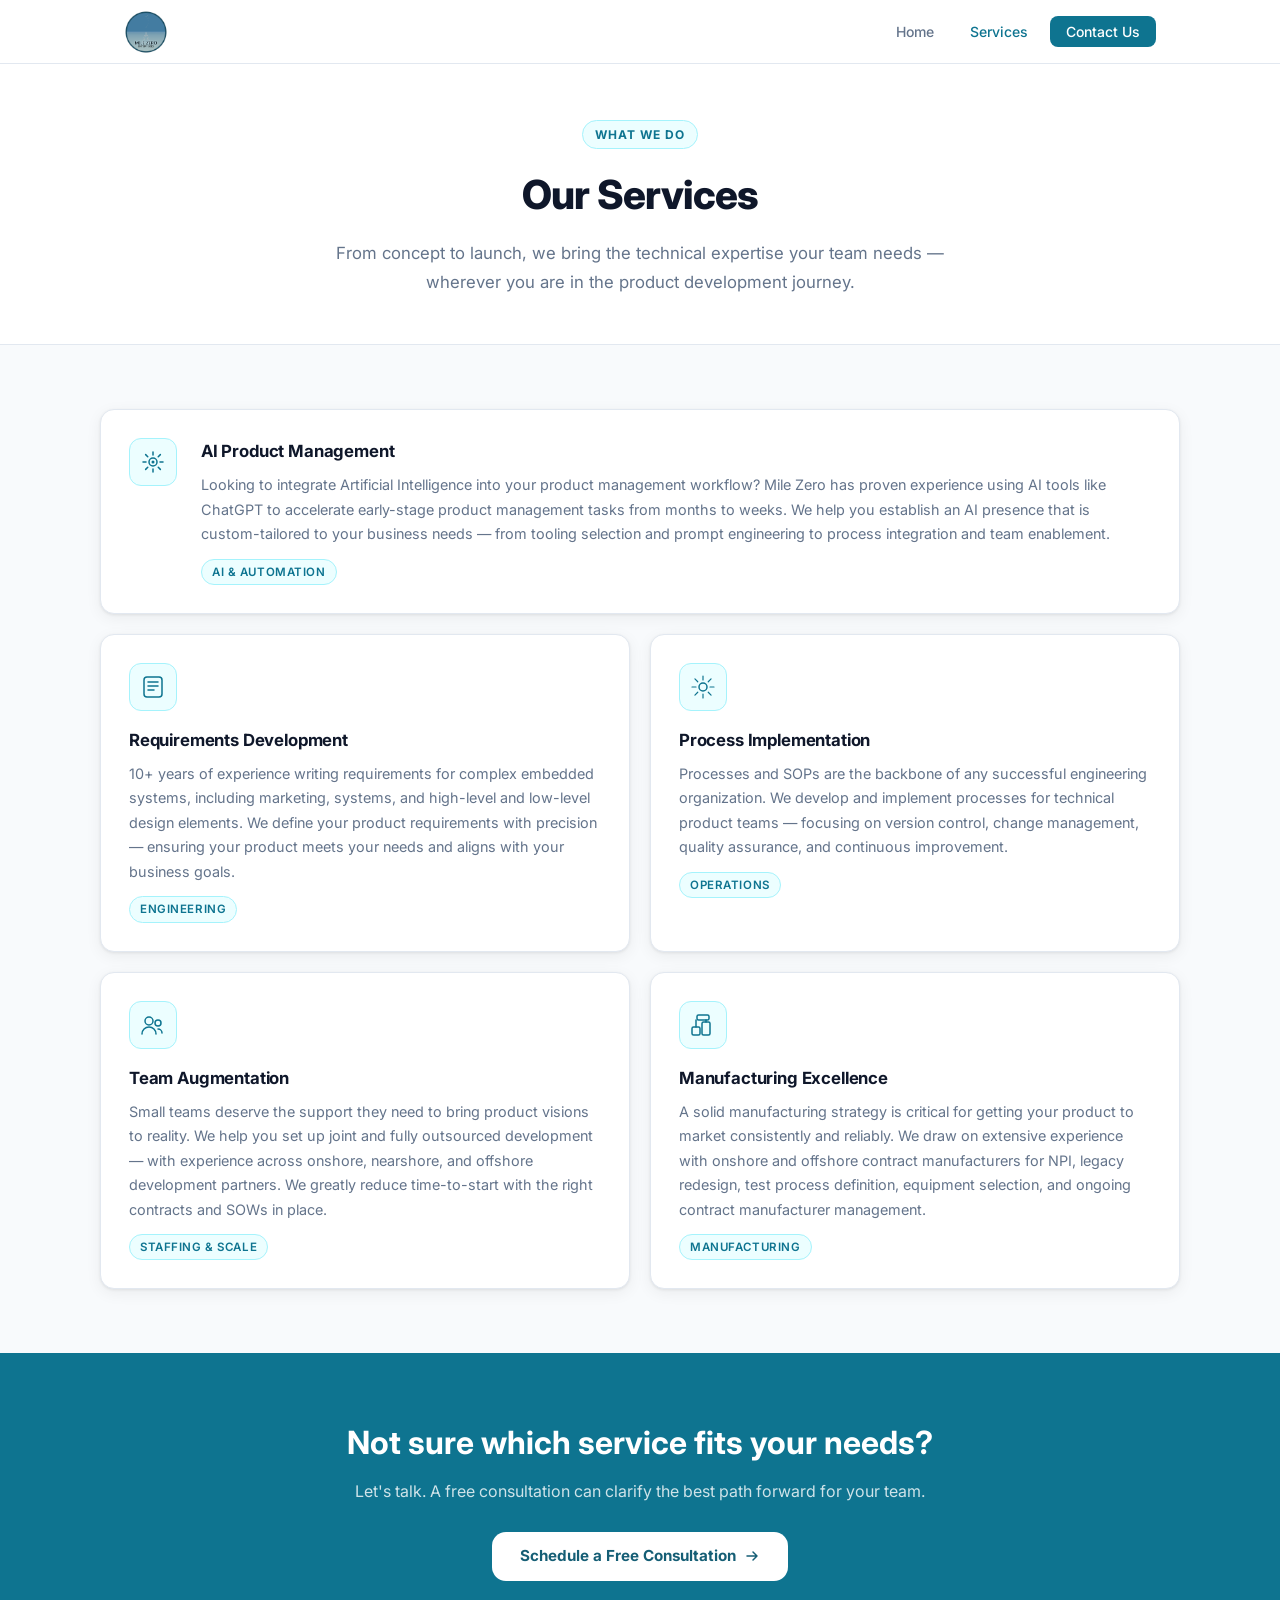
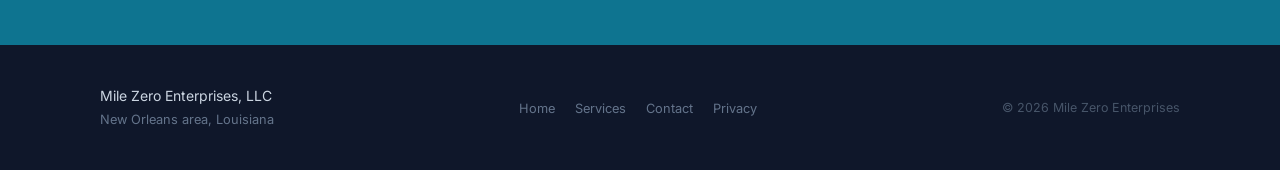
<file: services.html>
<!DOCTYPE html>
<html lang="en">
<head>
  <meta charset="UTF-8">
  <meta name="viewport" content="width=device-width, initial-scale=1.0">
  <title>Mile Zero Enterprises - Services</title>

  <!-- SEO -->
  <meta name="description" content="Mile Zero Enterprises offers AI product management, requirements development, process implementation, team augmentation, and manufacturing excellence services.">
  <meta name="author" content="Mile Zero Enterprises">

  <!-- Fonts -->
  <link rel="preconnect" href="https://fonts.googleapis.com">
  <link rel="preconnect" href="https://fonts.gstatic.com" crossorigin>
  <link href="https://fonts.googleapis.com/css2?family=Inter:wght@400;500;600;700;800&display=swap" rel="stylesheet">

  <!-- Google Analytics -->
  <script async src="https://www.googletagmanager.com/gtag/js?id=G-BKB4HV8Q8Z"></script>
  <script>
    window.dataLayer = window.dataLayer || [];
    function gtag(){dataLayer.push(arguments);}
    gtag('js', new Date());
    gtag('config', 'G-BKB4HV8Q8Z');
  </script>

  <style>
    /* ===== DESIGN SYSTEM ===== */
    :root {
      --bg:          #f8fafc;
      --surface:     #ffffff;
      --border:      #e2e8f0;
      --text:        #0f172a;
      --muted:       #64748b;
      --accent:      #0e7490;
      --accent-dark: #155e75;
      --accent-bg:   #ecfeff;
      --accent-border: #a5f3fc;
      --nav-h:       64px;
      --radius:      14px;
      --shadow:      0 1px 3px rgba(0,0,0,0.07), 0 4px 16px rgba(0,0,0,0.06);
    }

    *, *::before, *::after { box-sizing: border-box; margin: 0; padding: 0; }
    html { scroll-behavior: smooth; }
    body {
      font-family: 'Inter', system-ui, -apple-system, sans-serif;
      background: var(--bg);
      color: var(--text);
      line-height: 1.6;
    }

    /* ===== NAV ===== */
    .nav {
      position: sticky;
      top: 0;
      z-index: 100;
      height: var(--nav-h);
      background: rgba(255,255,255,0.92);
      backdrop-filter: blur(12px);
      -webkit-backdrop-filter: blur(12px);
      border-bottom: 1px solid var(--border);
      display: flex;
      align-items: center;
    }
    .nav-inner {
      max-width: 1080px;
      margin: 0 auto;
      padding: 0 24px;
      width: 100%;
      display: flex;
      align-items: center;
      justify-content: space-between;
    }
    .nav-logo {
      display: flex;
      align-items: center;
      gap: 10px;
      text-decoration: none;
      color: var(--text);
    }
    .nav-logo img { height: 44px; width: auto; }
    .nav-links {
      display: flex;
      align-items: center;
      gap: 8px;
      list-style: none;
    }
    .nav-links a {
      text-decoration: none;
      color: var(--muted);
      font-size: 0.875rem;
      font-weight: 500;
      padding: 6px 14px;
      border-radius: 8px;
      transition: color 0.15s, background 0.15s;
    }
    .nav-links a:hover { color: var(--text); background: var(--bg); }
    .nav-links a.active { color: var(--accent); }
    .nav-links .btn-nav { background: var(--accent); color: #fff !important; padding: 7px 16px; border-radius: 8px; }
    .nav-links .btn-nav:hover { background: var(--accent-dark); }
    .nav-toggle {
      display: none;
      background: none;
      border: none;
      cursor: pointer;
      padding: 6px;
      color: var(--text);
    }

    /* ===== PAGE HEADER ===== */
    .page-header {
      padding: 56px 24px 48px;
      background: var(--surface);
      border-bottom: 1px solid var(--border);
      text-align: center;
    }
    .page-header-inner { max-width: 680px; margin: 0 auto; }
    .section-label {
      display: inline-block;
      font-size: 0.75rem;
      font-weight: 700;
      letter-spacing: 0.08em;
      text-transform: uppercase;
      color: var(--accent);
      background: var(--accent-bg);
      border: 1px solid var(--accent-border);
      padding: 4px 12px;
      border-radius: 999px;
      margin-bottom: 14px;
    }
    .page-header h1 {
      font-size: clamp(1.8rem, 1.3rem + 1.5vw, 2.6rem);
      font-weight: 800;
      letter-spacing: -0.02em;
      color: var(--text);
      margin-bottom: 12px;
    }
    .page-header p {
      font-size: 1.05rem;
      color: var(--muted);
      line-height: 1.7;
    }

    /* ===== SERVICES GRID ===== */
    .services-section { padding: 64px 24px; }
    .services-inner { max-width: 1080px; margin: 0 auto; }
    .services-grid {
      display: grid;
      grid-template-columns: repeat(2, 1fr);
      gap: 20px;
    }
    .service-card {
      background: var(--surface);
      border: 1px solid var(--border);
      border-radius: var(--radius);
      padding: 28px;
      box-shadow: var(--shadow);
      transition: border-color 0.2s, box-shadow 0.2s, transform 0.15s;
    }
    .service-card:hover {
      border-color: var(--accent-border);
      box-shadow: 0 4px 24px rgba(13,148,136,0.10);
      transform: translateY(-2px);
    }
    .service-card.featured {
      grid-column: 1 / -1;
      display: grid;
      grid-template-columns: auto 1fr;
      gap: 24px;
      align-items: start;
    }
    .service-icon {
      width: 48px;
      height: 48px;
      border-radius: 12px;
      background: var(--accent-bg);
      border: 1px solid var(--accent-border);
      display: grid;
      place-items: center;
      color: var(--accent);
      flex-shrink: 0;
      margin-bottom: 16px;
    }
    .service-card.featured .service-icon { margin-bottom: 0; }
    .service-card h3 {
      font-size: 1.05rem;
      font-weight: 700;
      color: var(--text);
      margin-bottom: 8px;
      letter-spacing: -0.01em;
    }
    .service-card p {
      font-size: 0.9rem;
      color: var(--muted);
      line-height: 1.7;
    }
    .service-tag {
      display: inline-block;
      margin-top: 12px;
      font-size: 0.72rem;
      font-weight: 600;
      letter-spacing: 0.05em;
      text-transform: uppercase;
      color: var(--accent);
      background: var(--accent-bg);
      border: 1px solid var(--accent-border);
      padding: 3px 10px;
      border-radius: 999px;
    }

    /* ===== CONTACT CTA ===== */
    .cta-band {
      background: var(--accent);
      padding: 64px 24px;
      text-align: center;
    }
    .cta-band h2 {
      font-size: clamp(1.5rem, 1.2rem + 1vw, 2rem);
      font-weight: 700;
      color: #fff;
      margin-bottom: 10px;
    }
    .cta-band p {
      font-size: 1rem;
      color: rgba(255,255,255,0.8);
      margin-bottom: 28px;
    }
    .btn-white {
      display: inline-flex;
      align-items: center;
      gap: 8px;
      background: #fff;
      color: var(--accent-dark);
      font-weight: 700;
      font-size: 0.95rem;
      padding: 12px 28px;
      border-radius: var(--radius);
      text-decoration: none;
      transition: transform 0.1s, box-shadow 0.15s;
    }
    .btn-white:hover { transform: translateY(-1px); box-shadow: 0 6px 20px rgba(0,0,0,0.15); }

    /* ===== FOOTER ===== */
    footer { background: #0f172a; color: #94a3b8; padding: 40px 24px; }
    .footer-inner {
      max-width: 1080px;
      margin: 0 auto;
      display: flex;
      flex-wrap: wrap;
      justify-content: space-between;
      align-items: center;
      gap: 16px;
    }
    .footer-brand { font-size: 0.875rem; color: #cbd5e1; }
    .footer-brand span { color: #64748b; font-size: 0.8rem; display: block; margin-top: 3px; }
    .footer-links { display: flex; gap: 20px; list-style: none; }
    .footer-links a { font-size: 0.8rem; color: #64748b; text-decoration: none; transition: color 0.15s; }
    .footer-links a:hover { color: #cbd5e1; }

    /* ===== RESPONSIVE ===== */
    @media (max-width: 700px) {
      .services-grid { grid-template-columns: 1fr; }
      .service-card.featured { grid-column: auto; display: block; }
      .service-card.featured .service-icon { margin-bottom: 16px; }
      .nav-links { display: none; flex-direction: column; position: absolute; top: var(--nav-h); left: 0; right: 0; background: #fff; border-bottom: 1px solid var(--border); padding: 16px 24px; gap: 4px; }
      .nav-links.open { display: flex; }
      .nav-links .btn-nav { align-self: flex-start; }
      .nav-toggle { display: flex; }
    }
  </style>
</head>
<body>

  <!-- NAV -->
  <header class="nav">
    <div class="nav-inner">
      <a class="nav-logo" href="index.html">
        <img src="images/MileZeroLogo1.png" alt="Mile Zero Enterprises">
      </a>
      <ul class="nav-links" id="navLinks">
        <li><a href="index.html">Home</a></li>
        <li><a href="services.html" class="active">Services</a></li>
        <li><a href="/public/contact/index.html" class="btn-nav">Contact Us</a></li>
      </ul>
      <button class="nav-toggle" id="navToggle" aria-label="Toggle navigation">
        <svg width="22" height="22" viewBox="0 0 22 22" fill="none">
          <rect y="3" width="22" height="2" rx="1" fill="currentColor"/>
          <rect y="10" width="22" height="2" rx="1" fill="currentColor"/>
          <rect y="17" width="22" height="2" rx="1" fill="currentColor"/>
        </svg>
      </button>
    </div>
  </header>

  <!-- PAGE HEADER -->
  <div class="page-header">
    <div class="page-header-inner">
      <span class="section-label">What We Do</span>
      <h1>Our Services</h1>
      <p>From concept to launch, we bring the technical expertise your team needs — wherever you are in the product development journey.</p>
    </div>
  </div>

  <!-- SERVICES GRID -->
  <section class="services-section">
    <div class="services-inner">
      <div class="services-grid">

        <!-- AI Product Management — Featured (full width) -->
        <div class="service-card featured">
          <div class="service-icon">
            <svg width="26" height="26" viewBox="0 0 26 26" fill="none">
              <circle cx="13" cy="13" r="4" stroke="currentColor" stroke-width="1.5"/>
              <path d="M13 3v3M13 20v3M3 13h3M20 13h3M5.64 5.64l2.12 2.12M18.24 18.24l2.12 2.12M5.64 20.36l2.12-2.12M18.24 7.76l2.12-2.12" stroke="currentColor" stroke-width="1.5" stroke-linecap="round"/>
              <circle cx="13" cy="13" r="1.5" fill="currentColor"/>
            </svg>
          </div>
          <div>
            <h3>AI Product Management</h3>
            <p>Looking to integrate Artificial Intelligence into your product management workflow? Mile Zero has proven experience using AI tools like ChatGPT to accelerate early-stage product management tasks from months to weeks. We help you establish an AI presence that is custom-tailored to your business needs — from tooling selection and prompt engineering to process integration and team enablement.</p>
            <span class="service-tag">AI &amp; Automation</span>
          </div>
        </div>

        <!-- Requirements Development -->
        <div class="service-card">
          <div class="service-icon">
            <svg width="26" height="26" viewBox="0 0 26 26" fill="none">
              <rect x="4" y="3" width="18" height="20" rx="3" stroke="currentColor" stroke-width="1.5"/>
              <path d="M8 8h10M8 12h10M8 16h6" stroke="currentColor" stroke-width="1.5" stroke-linecap="round"/>
            </svg>
          </div>
          <h3>Requirements Development</h3>
          <p>10+ years of experience writing requirements for complex embedded systems, including marketing, systems, and high-level and low-level design elements. We define your product requirements with precision — ensuring your product meets your needs and aligns with your business goals.</p>
          <span class="service-tag">Engineering</span>
        </div>

        <!-- Process Implementation -->
        <div class="service-card">
          <div class="service-icon">
            <svg width="26" height="26" viewBox="0 0 26 26" fill="none">
              <circle cx="13" cy="13" r="4" stroke="currentColor" stroke-width="1.5"/>
              <path d="M13 2v4M13 20v4M2 13h4M20 13h4M4.93 4.93l2.83 2.83M18.24 18.24l2.83 2.83M4.93 21.07l2.83-2.83M18.24 7.76l2.83-2.83" stroke="currentColor" stroke-width="1.2" stroke-linecap="round"/>
            </svg>
          </div>
          <h3>Process Implementation</h3>
          <p>Processes and SOPs are the backbone of any successful engineering organization. We develop and implement processes for technical product teams — focusing on version control, change management, quality assurance, and continuous improvement.</p>
          <span class="service-tag">Operations</span>
        </div>

        <!-- Team Augmentation -->
        <div class="service-card">
          <div class="service-icon">
            <svg width="26" height="26" viewBox="0 0 26 26" fill="none">
              <circle cx="9" cy="9" r="4" stroke="currentColor" stroke-width="1.5"/>
              <circle cx="18" cy="11" r="3" stroke="currentColor" stroke-width="1.5"/>
              <path d="M2 22c0-3.87 3.13-7 7-7s7 3.13 7 7" stroke="currentColor" stroke-width="1.5" stroke-linecap="round"/>
              <path d="M18 17c2.21 0 4 1.79 4 4" stroke="currentColor" stroke-width="1.5" stroke-linecap="round"/>
            </svg>
          </div>
          <h3>Team Augmentation</h3>
          <p>Small teams deserve the support they need to bring product visions to reality. We help you set up joint and fully outsourced development — with experience across onshore, nearshore, and offshore development partners. We greatly reduce time-to-start with the right contracts and SOWs in place.</p>
          <span class="service-tag">Staffing &amp; Scale</span>
        </div>

        <!-- Manufacturing Excellence -->
        <div class="service-card">
          <div class="service-icon">
            <svg width="26" height="26" viewBox="0 0 26 26" fill="none">
              <rect x="2" y="15" width="8" height="8" rx="1.5" stroke="currentColor" stroke-width="1.5"/>
              <rect x="12" y="10" width="8" height="13" rx="1.5" stroke="currentColor" stroke-width="1.5"/>
              <rect x="7" y="3" width="12" height="5" rx="1.5" stroke="currentColor" stroke-width="1.5"/>
              <path d="M6 15v-7M16 10V8" stroke="currentColor" stroke-width="1.5" stroke-linecap="round"/>
            </svg>
          </div>
          <h3>Manufacturing Excellence</h3>
          <p>A solid manufacturing strategy is critical for getting your product to market consistently and reliably. We draw on extensive experience with onshore and offshore contract manufacturers for NPI, legacy redesign, test process definition, equipment selection, and ongoing contract manufacturer management.</p>
          <span class="service-tag">Manufacturing</span>
        </div>

      </div>
    </div>
  </section>

  <!-- CONTACT CTA -->
  <section class="cta-band">
    <h2>Not sure which service fits your needs?</h2>
    <p>Let's talk. A free consultation can clarify the best path forward for your team.</p>
    <a href="/public/contact/index.html" class="btn-white">
      Schedule a Free Consultation
      <svg width="16" height="16" viewBox="0 0 16 16" fill="none"><path d="M3 8h10M9 4l4 4-4 4" stroke="currentColor" stroke-width="1.5" stroke-linecap="round" stroke-linejoin="round"/></svg>
    </a>
  </section>

  <!-- FOOTER -->
  <footer>
    <div class="footer-inner">
      <div class="footer-brand">
        Mile Zero Enterprises, LLC
        <span>New Orleans area, Louisiana</span>
      </div>
      <ul class="footer-links">
        <li><a href="index.html">Home</a></li>
        <li><a href="services.html">Services</a></li>
        <li><a href="/public/contact/index.html">Contact</a></li>
        <li><a href="/privacy/index.html">Privacy</a></li>
      </ul>
      <div style="font-size: 0.78rem; color: #475569;">
        &copy; <script>document.write(new Date().getFullYear())</script> Mile Zero Enterprises
      </div>
    </div>
  </footer>

  <script>
    document.getElementById('navToggle').addEventListener('click', function() {
      document.getElementById('navLinks').classList.toggle('open');
    });
  </script>

</body>
</html>
</file>
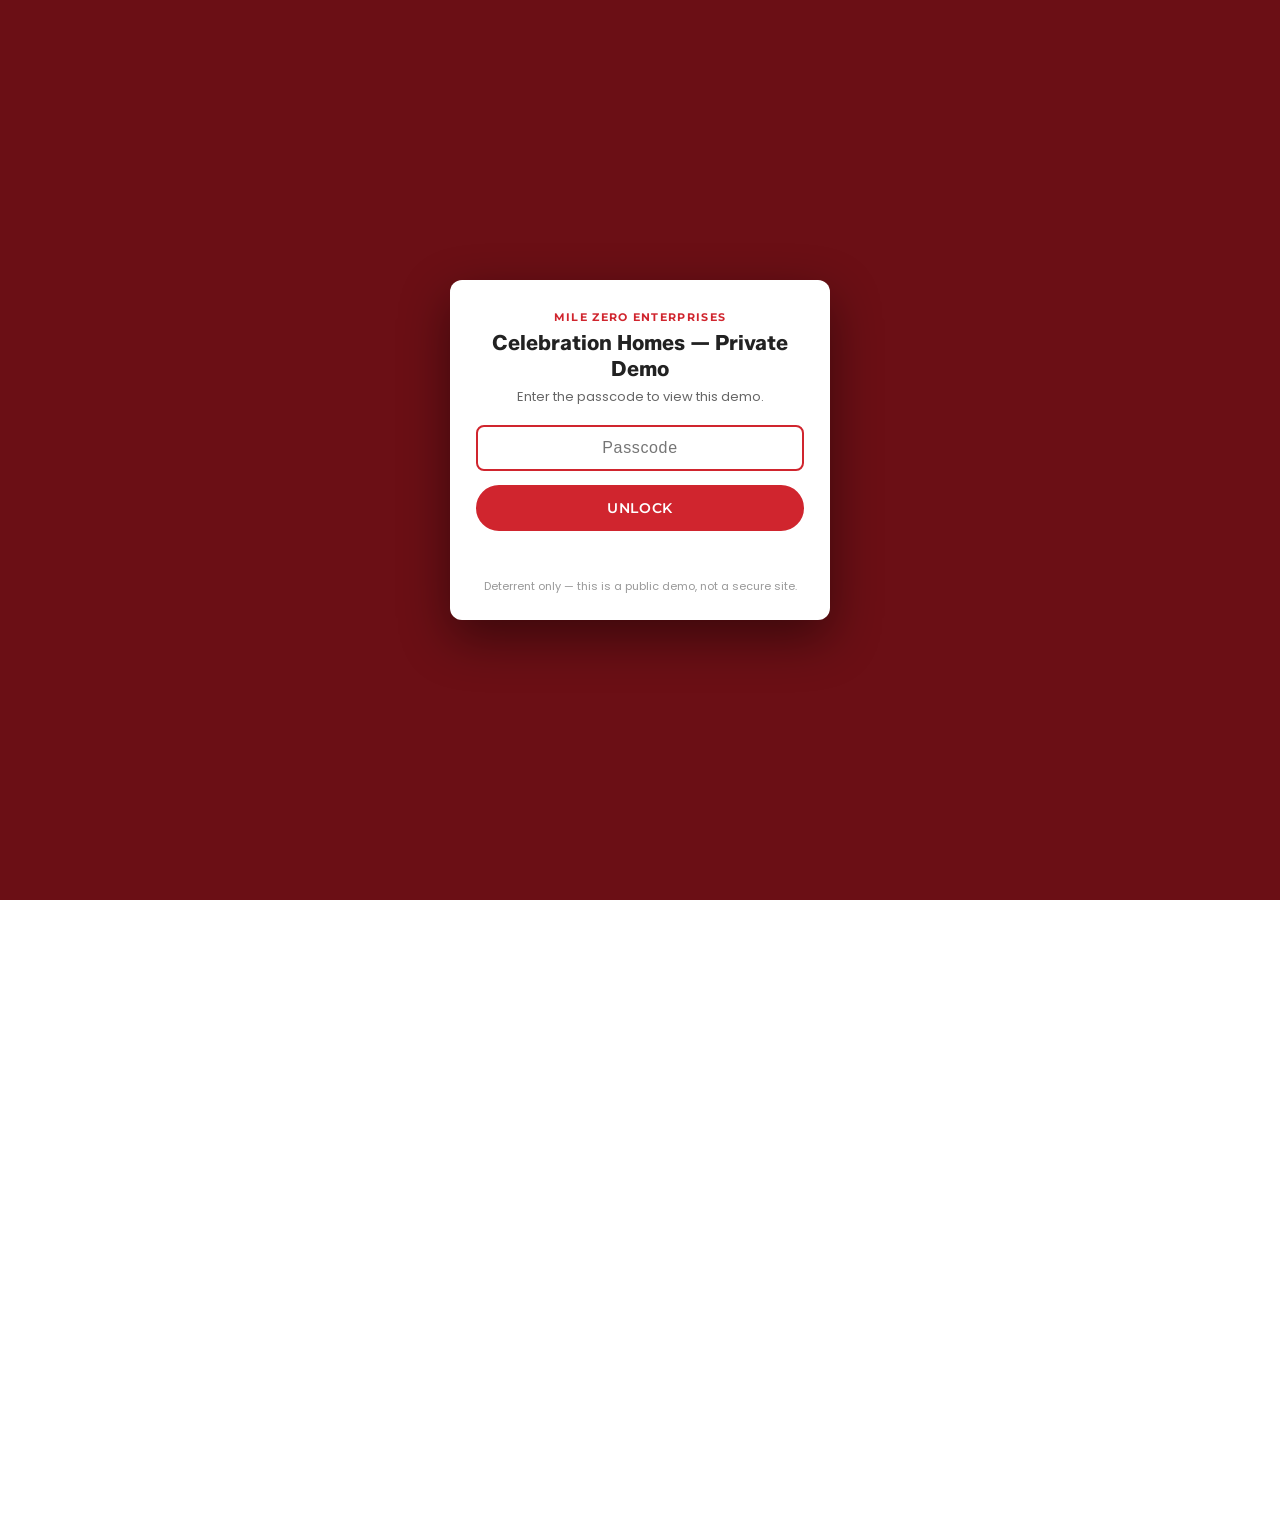
<file: celebration-demo/adriana.html>
<!DOCTYPE html>
<html lang="en">
<head>
  <meta charset="UTF-8" />
  <!-- Keep this private demo out of search engines (it mimics a real builder's site). -->
  <meta name="robots" content="noindex, nofollow, noarchive" />
  <meta name="viewport" content="width=device-width, initial-scale=1.0" />
  <title>Adriana - Celebration Homes</title>
  <meta name="description" content="The Adriana floorplan in the Ashlyn community by Celebration Homes — 3,249 sq ft, 4-5 bedrooms, built to order." />
  <!-- Access gate: must load first (blocking, no defer) so the page is locked before it renders. -->
  <link rel="stylesheet" href="assets/demo-gate.css" />
  <script src="assets/demo-gate.js"></script>
  <link rel="stylesheet" href="assets/fonts.css" />
  <link rel="stylesheet" href="assets/brand-tokens.css" />
  <link rel="stylesheet" href="assets/site.css" />
</head>
<body class="plan">

  <!-- Header (same nav as the homepage, over the plan banner) -->
  <header class="cel-header cel-header--solid">
    <div class="cel-header__inner">
      <a class="cel-logo" href="index.html"><img src="assets/logo.svg" alt="Celebration Homes — More Space. More Style." /></a>
      <button class="cel-burger" id="navBurger" aria-label="Menu" aria-expanded="false"><span></span><span></span><span></span></button>
      <nav class="cel-nav" id="celNav">
        <a href="#">Models</a>
        <a href="#">Communities <i>&#9662;</i></a>
        <a href="#">Quick Move-In Homes <i>&#9662;</i></a>
        <a href="#">Virtual Tours <i>&#9662;</i></a>
        <a href="#">About <i>&#9662;</i></a>
        <a href="#">Warranty <i>&#9662;</i></a>
        <a href="#">Financing</a>
      </nav>
    </div>
  </header>

  <!-- Plan title banner (blueprint backdrop, like the real page) -->
  <section class="plan-banner">
    <div class="wrap">
      <p class="plan-crumb"><a href="index.html">Communities</a> &nbsp;›&nbsp; <a href="index.html">Ashlyn</a></p>
      <h1>Adriana Floorplan</h1>
    </div>
    <div class="cel-hero__badge plan-badge" aria-hidden="true">
      <span class="b-num">25</span><span class="b-yrs">YEARS</span><span class="b-cel">CELEBRATING</span>
    </div>
  </section>

  <!-- Main: gallery + specs (left), sales manager (right) -->
  <section class="plan-main">
    <div class="wrap plan-grid">
      <div class="plan-left">
        <div class="plan-gallery" data-gallery>
          <button class="plan-gallery__arrow left" data-gallery-prev aria-label="Previous">&#8249;</button>
          <img class="plan-gallery__img" data-gallery-img src="assets/img/adriana/plan-1.jpg" alt="Adriana floorplan" />
          <button class="plan-gallery__arrow right" data-gallery-next aria-label="Next">&#8250;</button>
          <div class="plan-gallery__dots" data-gallery-dots></div>
        </div>

        <table class="plan-specs">
          <tbody>
            <tr><th>Area:</th><td data-spec-sqft>3,249 sq. ft.</td></tr>
            <tr><th>Bedrooms:</th><td data-spec-beds>4-5</td></tr>
            <tr><th>Bathrooms:</th><td data-spec-baths>3</td></tr>
            <tr><th>Garage:</th><td data-spec-garage>2-3 Cars</td></tr>
          </tbody>
        </table>
      </div>

      <aside class="plan-side">
        <div class="sales-card">
          <h3 class="sales-card__label">Sales Manager(s)</h3>
          <p class="sales-card__name" data-sm-name>Greg Welton</p>
          <p class="sales-card__row">Phone: <a data-sm-phone href="tel:+16154145328">(615) 414-5328</a></p>
          <p class="sales-card__row">Email: <a data-sm-email href="mailto:Gwelton@celebrationtn.com">Gwelton@celebrationtn.com</a></p>
          <a class="btn sales-card__btn" data-contact-greg href="mailto:Gwelton@celebrationtn.com?subject=Adriana%20Floorplan%20Inquiry">Contact <span aria-hidden="true">✉</span></a>
          <a class="btn sales-card__btn" href="mailto:Gwelton@celebrationtn.com?subject=Adriana%20Visit%2FTour%20Request">Request Visit/Tour <span aria-hidden="true">📅</span></a>
          <a class="btn sales-card__btn" href="index.html">← Back to Community</a>
          <a class="btn sales-card__btn" data-pdf href="#">Download PDF Floorplan</a>
        </div>
      </aside>
    </div>
  </section>

  <!-- Red CTA band -->
  <section class="next-step">
    <div class="wrap">
      <h2>Ready to take the next step?</h2>
      <a class="btn btn--inverse" href="mailto:Gwelton@celebrationtn.com?subject=Adriana%20Floorplan%20Inquiry">Contact Us Now <span aria-hidden="true">✉</span></a>
    </div>
  </section>

  <footer class="site-footer">
    <div class="wrap">
      <span class="demo-badge">Demo by Mile Zero Enterprises</span>
      <p>This is a concept demo for Celebration Homes — not the live celebrationhomes.com site. Floorplan specs are from the public Adriana page; lead capture is disabled and no information is stored.</p>
    </div>
  </footer>

  <!-- Floating AI advisor chat (lower-left bubble) — continues the homepage session -->
  <div class="chat-fab" id="chatFab">
    <div class="chat-fab__window" id="chatWindow" hidden>
      <div class="chat-panel" data-chat>
        <div class="chat-head">
          <span class="dot"></span>
          <span class="title">Celebration Home Advisor</span>
          <button class="chat-close" id="chatClose" aria-label="Minimize chat">&times;</button>
        </div>
        <div class="chat-log" data-chat-log></div>
        <form class="chat-form" data-chat-form>
          <input type="text" data-chat-input placeholder="Ask about the Adriana…" autocomplete="off" />
          <button class="btn" type="submit">Send</button>
        </form>
      </div>
    </div>
    <button class="chat-fab__btn" id="chatFabBtn" aria-label="Chat with the Celebration advisor" aria-expanded="false">
      <svg class="ic-chat" viewBox="0 0 24 24" width="26" height="26" fill="#fff" aria-hidden="true"><path d="M4 4h16a2 2 0 012 2v10a2 2 0 01-2 2H9l-5 4V6a2 2 0 012-2z"/></svg>
      <svg class="ic-close" viewBox="0 0 24 24" width="24" height="24" fill="#fff" aria-hidden="true"><path d="M18.3 5.7L12 12l6.3 6.3-1.4 1.4L10.6 13.4 4.3 19.7 2.9 18.3 9.2 12 2.9 5.7 4.3 4.3l6.3 6.3 6.3-6.3z"/></svg>
    </button>
  </div>

  <script>
    // ---- Page 2 config (must be set BEFORE app.js loads) ----
    // Track 2 output: paste the n8n production webhook URL and flip USE_MOCK to false.
    window.CELEBRATION_CONFIG = {
      USE_MOCK: false,
      WEBHOOK_URL: 'https://milezeroenterprises.app.n8n.cloud/webhook/celebration-demo',
      // Allow time for the n8n Anthropic node to retry transient 529 "Overloaded"
      // errors (maxTries 3, ~2s backoff) before the client aborts to the fallback.
      LIVE_TIMEOUT_MS: 20000
    };
  </script>
  <script src="assets/app.js"></script>
  <script src="assets/page-adriana.js"></script>
</body>
</html>
</file>
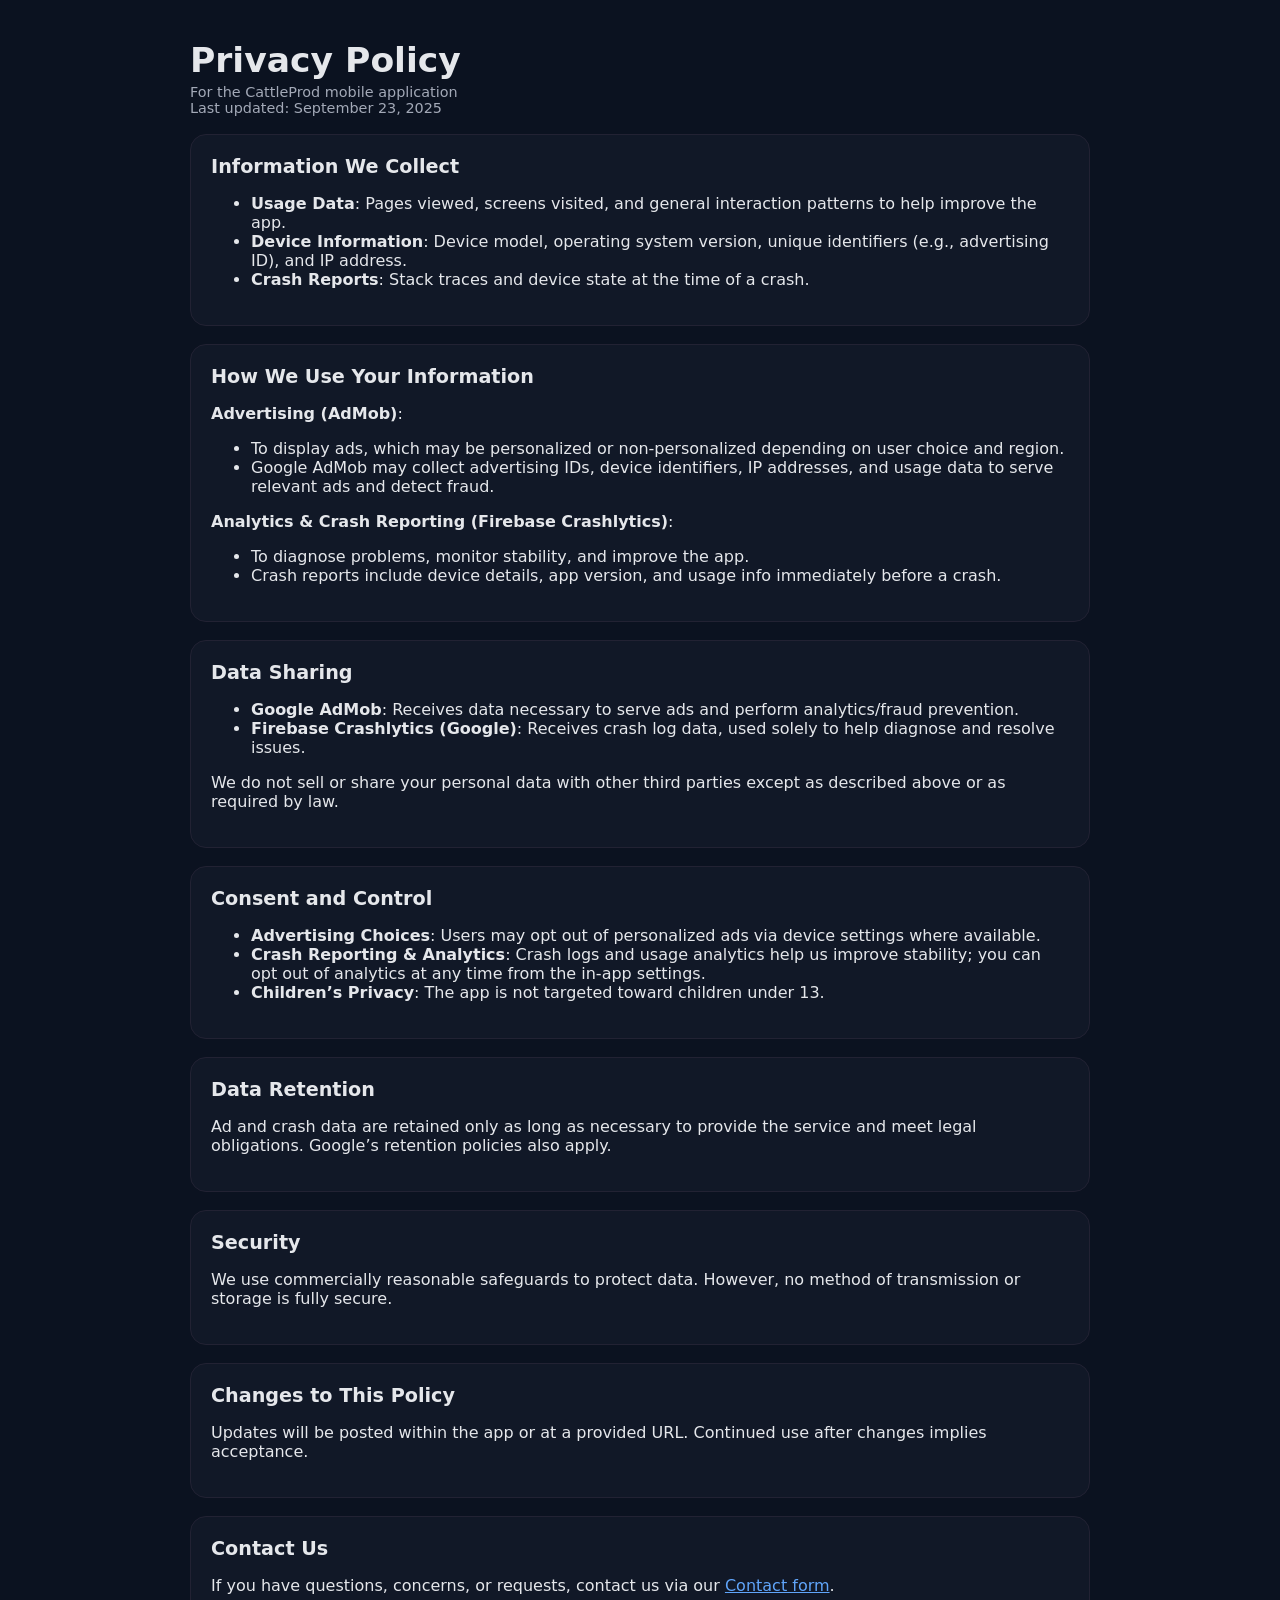
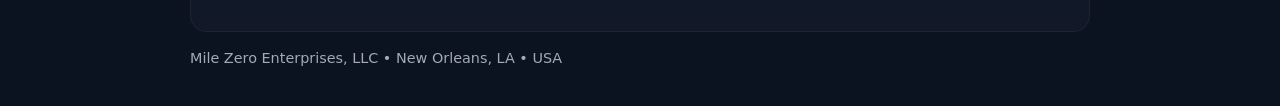
<file: cattleprod/docs/cattleprod-privacy.html>
<!doctype html>
<html lang="en">
<head>
  <meta charset="utf-8">
  <meta name="viewport" content="width=device-width, initial-scale=1">
  <title>CattleProd – Privacy Policy</title>
  <style>
    :root { --bg:#0b1220; --card:#111827; --text:#e5e7eb; --muted:#a3a9b7; --link:#60a5fa; }
    html,body { margin:0; padding:0; background:var(--bg); color:var(--text); font-family: system-ui,-apple-system,Segoe UI,Roboto,Inter; }
    .wrap { max-width: 900px; margin: 40px auto; padding: 0 16px; }
    header h1 { margin: 0 0 4px; font-size: clamp(1.6rem,1.2rem + 1.2vw,2.2rem); }
    header p { margin: 0; color: var(--muted); }
    section { background: var(--card); border: 1px solid #223; border-radius: 16px; padding: 20px; margin: 18px 0; }
    h2 { margin-top: 0; font-size: 1.2rem; }
    a { color: var(--link); }
    ul { margin-top: 8px; }
    .small { color: var(--muted); font-size: .9rem; }
  </style>
</head>
<body>
  <div class="wrap">
    <header>
      <h1>Privacy Policy</h1>
      <p class="small">For the CattleProd mobile application</p>
      <p class="small">Last updated: September 23, 2025</p>
    </header>

    <section>
      <h2>Information We Collect</h2>
      <ul>
        <li><strong>Usage Data</strong>: Pages viewed, screens visited, and general interaction patterns to help improve the app.</li>
        <li><strong>Device Information</strong>: Device model, operating system version, unique identifiers (e.g., advertising ID), and IP address.</li>
        <li><strong>Crash Reports</strong>: Stack traces and device state at the time of a crash.</li>
      </ul>
    </section>

    <section>
      <h2>How We Use Your Information</h2>
      <p><strong>Advertising (AdMob)</strong>:</p>
      <ul>
        <li>To display ads, which may be personalized or non-personalized depending on user choice and region.</li>
        <li>Google AdMob may collect advertising IDs, device identifiers, IP addresses, and usage data to serve relevant ads and detect fraud.</li>
      </ul>
      <p><strong>Analytics & Crash Reporting (Firebase Crashlytics)</strong>:</p>
      <ul>
        <li>To diagnose problems, monitor stability, and improve the app.</li>
        <li>Crash reports include device details, app version, and usage info immediately before a crash.</li>
      </ul>
    </section>

    <section>
      <h2>Data Sharing</h2>
      <ul>
        <li><strong>Google AdMob</strong>: Receives data necessary to serve ads and perform analytics/fraud prevention.</li>
        <li><strong>Firebase Crashlytics (Google)</strong>: Receives crash log data, used solely to help diagnose and resolve issues.</li>
      </ul>
      <p>We do not sell or share your personal data with other third parties except as described above or as required by law.</p>
    </section>

    <section>
      <h2>Consent and Control</h2>
      <ul>
        <li><strong>Advertising Choices</strong>: Users may opt out of personalized ads via device settings where available.</li>
        <li><strong>Crash Reporting &amp; Analytics</strong>: Crash logs and usage analytics help us improve stability; you can opt out of analytics at any time from the in-app settings.</li>
        <li><strong>Children’s Privacy</strong>: The app is not targeted toward children under 13.</li>
      </ul>
    </section>

    <section>
      <h2>Data Retention</h2>
      <p>Ad and crash data are retained only as long as necessary to provide the service and meet legal obligations. Google’s retention policies also apply.</p>
    </section>

    <section>
      <h2>Security</h2>
      <p>We use commercially reasonable safeguards to protect data. However, no method of transmission or storage is fully secure.</p>
    </section>

    <section>
      <h2>Changes to This Policy</h2>
      <p>Updates will be posted within the app or at a provided URL. Continued use after changes implies acceptance.</p>
    </section>

    <section>
      <h2>Contact Us</h2>
      <p>If you have questions, concerns, or requests, contact us via our <a href="/public/contact/index.html">Contact form</a>.</p>
    </section>

    <p class="small">Mile Zero Enterprises, LLC • New Orleans, LA • USA</p>
  </div>

</body>
</html>
</file>
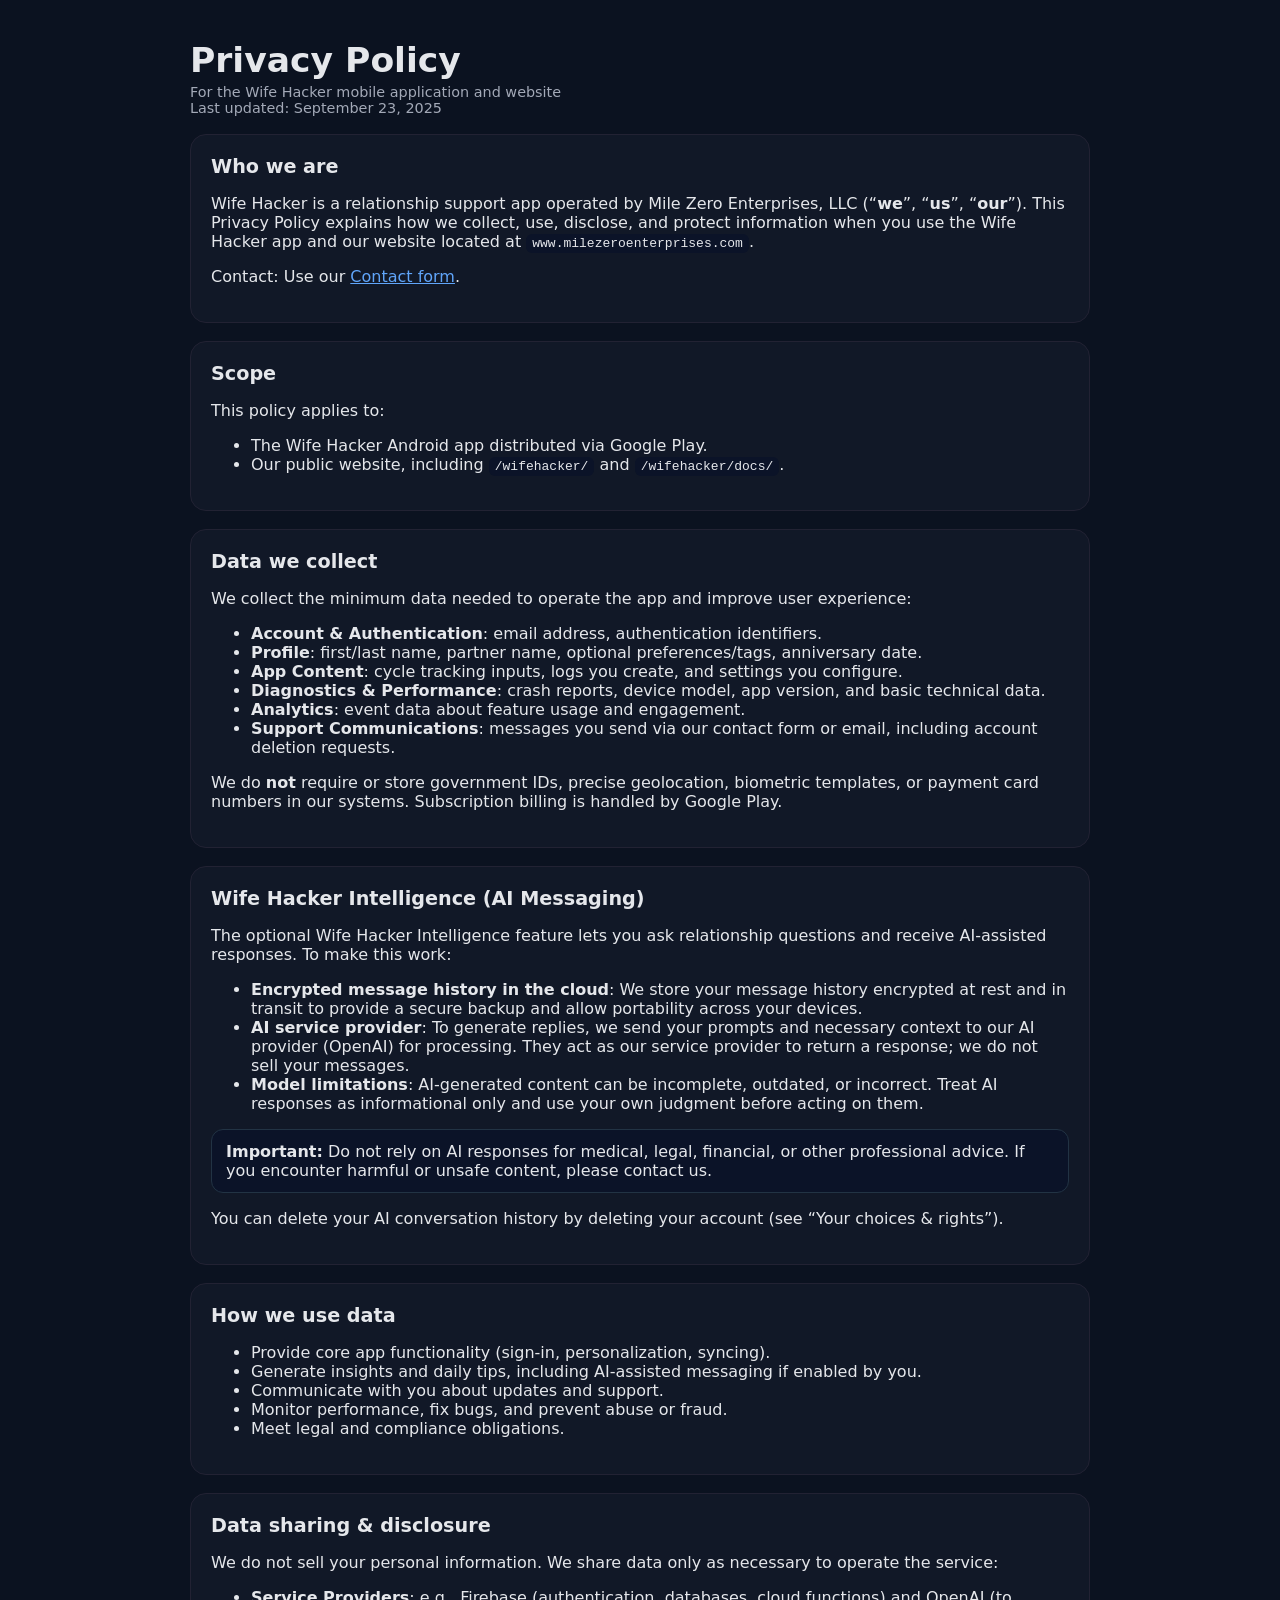
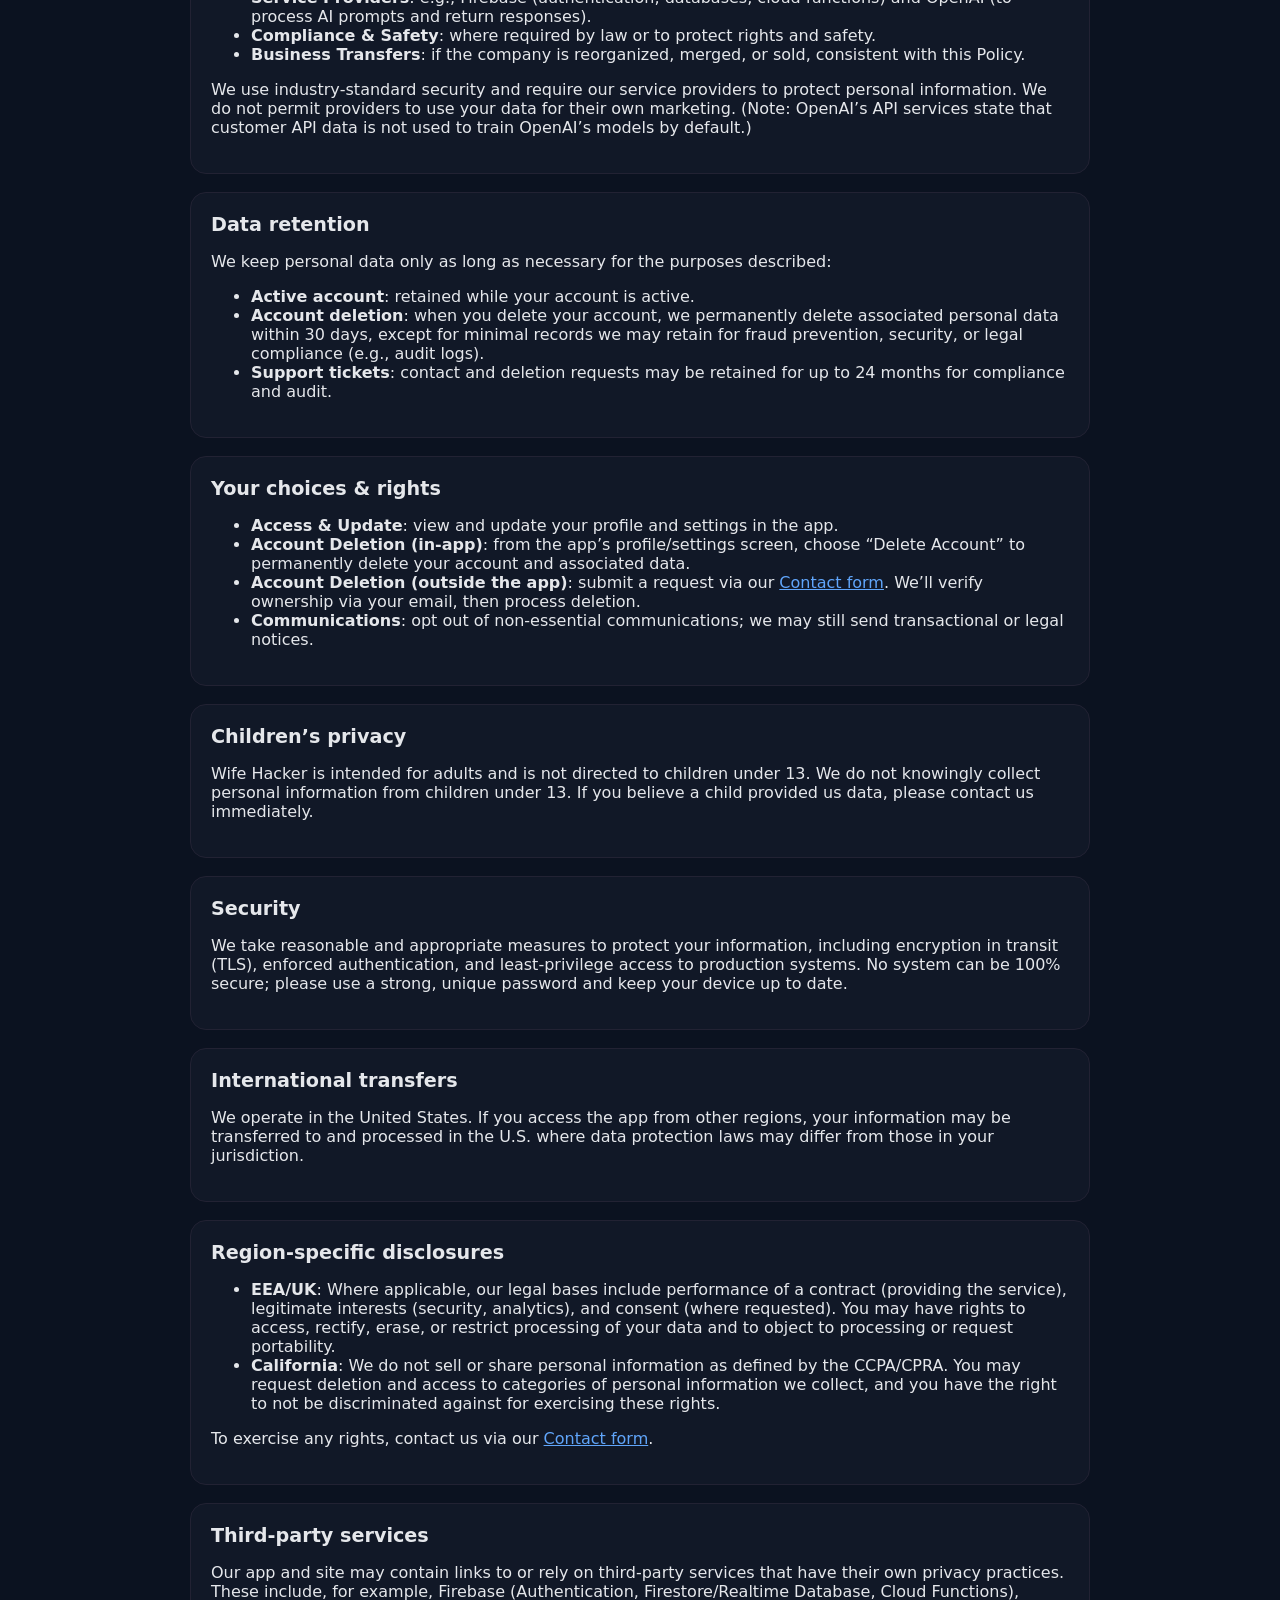
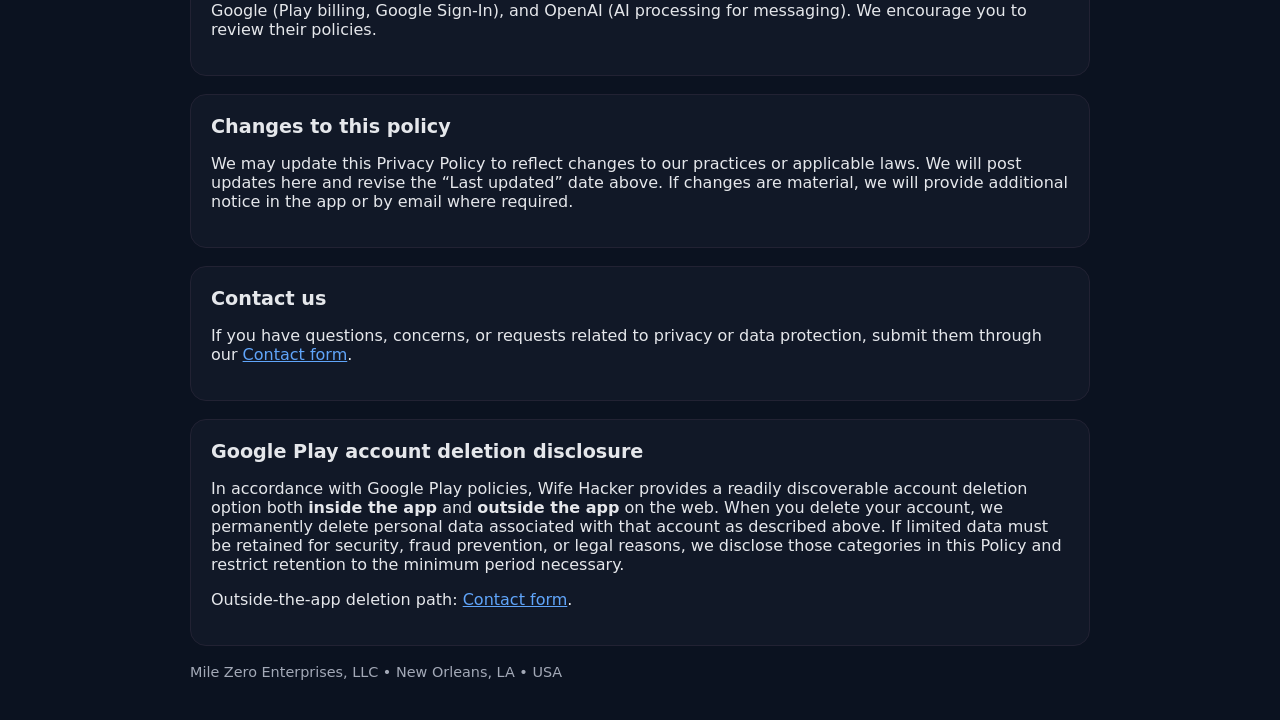
<file: wifehacker/docs/wifehacker-privacy.html>
<!doctype html>
<html lang="en">
<head>
  <meta charset="utf-8">
  <meta name="viewport" content="width=device-width, initial-scale=1">
  <title>Wife Hacker – Privacy Policy</title>
  <style>
    :root { --bg:#0b1220; --card:#111827; --text:#e5e7eb; --muted:#a3a9b7; --link:#60a5fa; }
    html,body { margin:0; padding:0; background:var(--bg); color:var(--text); font-family: system-ui,-apple-system,Segoe UI,Roboto,Inter; }
    .wrap { max-width: 900px; margin: 40px auto; padding: 0 16px; }
    header h1 { margin: 0 0 4px; font-size: clamp(1.6rem,1.2rem + 1.2vw,2.2rem); }
    header p { margin: 0; color: var(--muted); }
    section { background: var(--card); border: 1px solid #223; border-radius: 16px; padding: 20px; margin: 18px 0; }
    h2 { margin-top: 0; font-size: 1.2rem; }
    a { color: var(--link); }
    code { background: #0b1328; padding:2px 6px; border-radius: 6px; }
    ul { margin-top: 8px; }
    .small { color: var(--muted); font-size: .9rem; }
    .callout { padding: 12px 14px; border-radius: 12px; background:#0b1328; border:1px solid #234; margin-top:10px; }
  </style>
</head>
<body>
  <div class="wrap">
    <header>
      <h1>Privacy Policy</h1>
      <p class="small">For the Wife Hacker mobile application and website</p>
      <p class="small">Last updated: September 23, 2025</p>
    </header>

    <section>
      <h2>Who we are</h2>
      <p>Wife Hacker is a relationship support app operated by Mile Zero Enterprises, LLC (“<strong>we</strong>”, “<strong>us</strong>”, “<strong>our</strong>”).
      This Privacy Policy explains how we collect, use, disclose, and protect information when you use the Wife Hacker app and our website located at <code>www.milezeroenterprises.com</code>.</p>
        <p>Contact: Use our <a href="/public/contact/index.html">Contact form</a>.</p>
    </section>

    <section>
      <h2>Scope</h2>
      <p>This policy applies to:</p>
      <ul>
        <li>The Wife Hacker Android app distributed via Google Play.</li>
        <li>Our public website, including <code>/wifehacker/</code> and <code>/wifehacker/docs/</code>.</li>
      </ul>
    </section>

    <section>
      <h2>Data we collect</h2>
      <p>We collect the minimum data needed to operate the app and improve user experience:</p>
      <ul>
        <li><strong>Account & Authentication</strong>: email address, authentication identifiers.</li>
        <li><strong>Profile</strong>: first/last name, partner name, optional preferences/tags, anniversary date.</li>
        <li><strong>App Content</strong>: cycle tracking inputs, logs you create, and settings you configure.</li>
        <li><strong>Diagnostics & Performance</strong>: crash reports, device model, app version, and basic technical data.</li>
        <li><strong>Analytics</strong>: event data about feature usage and engagement.</li>
        <li><strong>Support Communications</strong>: messages you send via our contact form or email, including account deletion requests.</li>
      </ul>
      <p>We do <strong>not</strong> require or store government IDs, precise geolocation, biometric templates, or payment card numbers in our systems. Subscription billing is handled by Google Play.</p>
    </section>

    <section>
      <h2>Wife Hacker Intelligence (AI Messaging)</h2>
      <p>The optional Wife Hacker Intelligence feature lets you ask relationship questions and receive AI‑assisted responses. To make this work:</p>
      <ul>
        <li><strong>Encrypted message history in the cloud</strong>: We store your message history encrypted at rest and in transit to provide a secure backup and allow portability across your devices.</li>
        <li><strong>AI service provider</strong>: To generate replies, we send your prompts and necessary context to our AI provider (OpenAI) for processing. They act as our service provider to return a response; we do not sell your messages.</li>
        <li><strong>Model limitations</strong>: AI‑generated content can be incomplete, outdated, or incorrect. Treat AI responses as informational only and use your own judgment before acting on them.</li>
      </ul>
      <div class="callout">
        <strong>Important:</strong> Do not rely on AI responses for medical, legal, financial, or other professional advice. If you encounter harmful or unsafe content, please contact us.
      </div>
      <p>You can delete your AI conversation history by deleting your account (see “Your choices & rights”).</p>
    </section>

    <section>
      <h2>How we use data</h2>
      <ul>
        <li>Provide core app functionality (sign‑in, personalization, syncing).</li>
        <li>Generate insights and daily tips, including AI‑assisted messaging if enabled by you.</li>
        <li>Communicate with you about updates and support.</li>
        <li>Monitor performance, fix bugs, and prevent abuse or fraud.</li>
        <li>Meet legal and compliance obligations.</li>
      </ul>
    </section>

    <section>
      <h2>Data sharing & disclosure</h2>
      <p>We do not sell your personal information. We share data only as necessary to operate the service:</p>
      <ul>
        <li><strong>Service Providers</strong>: e.g., Firebase (authentication, databases, cloud functions) and OpenAI (to process AI prompts and return responses).</li>
        <li><strong>Compliance & Safety</strong>: where required by law or to protect rights and safety.</li>
        <li><strong>Business Transfers</strong>: if the company is reorganized, merged, or sold, consistent with this Policy.</li>
      </ul>
      <p>We use industry‑standard security and require our service providers to protect personal information. We do not permit providers to use your data for their own marketing. (Note: OpenAI’s API services state that customer API data is not used to train OpenAI’s models by default.)</p>
    </section>

    <section>
      <h2>Data retention</h2>
      <p>We keep personal data only as long as necessary for the purposes described:</p>
      <ul>
        <li><strong>Active account</strong>: retained while your account is active.</li>
        <li><strong>Account deletion</strong>: when you delete your account, we permanently delete associated personal data within 30 days, except for minimal records we may retain for fraud prevention, security, or legal compliance (e.g., audit logs).</li>
        <li><strong>Support tickets</strong>: contact and deletion requests may be retained for up to 24 months for compliance and audit.</li>
      </ul>
    </section>

    <section>
      <h2>Your choices & rights</h2>
      <ul>
        <li><strong>Access & Update</strong>: view and update your profile and settings in the app.</li>
        <li><strong>Account Deletion (in‑app)</strong>: from the app’s profile/settings screen, choose “Delete Account” to permanently delete your account and associated data.</li>
          <li><strong>Account Deletion (outside the app)</strong>: submit a request via our <a href="/public/contact/index.html">Contact form</a>. We’ll verify ownership via your email, then process deletion.</li>
        <li><strong>Communications</strong>: opt out of non‑essential communications; we may still send transactional or legal notices.</li>
      </ul>
    </section>

    <section>
      <h2>Children’s privacy</h2>
      <p>Wife Hacker is intended for adults and is not directed to children under 13. We do not knowingly collect personal information from children under 13. If you believe a child provided us data, please contact us immediately.</p>
    </section>

    <section>
      <h2>Security</h2>
      <p>We take reasonable and appropriate measures to protect your information, including encryption in transit (TLS), enforced authentication, and least‑privilege access to production systems. No system can be 100% secure; please use a strong, unique password and keep your device up to date.</p>
    </section>

    <section>
      <h2>International transfers</h2>
      <p>We operate in the United States. If you access the app from other regions, your information may be transferred to and processed in the U.S. where data protection laws may differ from those in your jurisdiction.</p>
    </section>

    <section>
      <h2>Region‑specific disclosures</h2>
      <ul>
        <li><strong>EEA/UK</strong>: Where applicable, our legal bases include performance of a contract (providing the service), legitimate interests (security, analytics), and consent (where requested). You may have rights to access, rectify, erase, or restrict processing of your data and to object to processing or request portability.</li>
        <li><strong>California</strong>: We do not sell or share personal information as defined by the CCPA/CPRA. You may request deletion and access to categories of personal information we collect, and you have the right to not be discriminated against for exercising these rights.</li>
      </ul>
        <p>To exercise any rights, contact us via our <a href="/public/contact/index.html">Contact form</a>.</p>
    </section>

    <section>
      <h2>Third‑party services</h2>
      <p>Our app and site may contain links to or rely on third‑party services that have their own privacy practices. These include, for example, Firebase (Authentication, Firestore/Realtime Database, Cloud Functions), Google (Play billing, Google Sign‑In), and OpenAI (AI processing for messaging). We encourage you to review their policies.</p>
    </section>

    <section>
      <h2>Changes to this policy</h2>
      <p>We may update this Privacy Policy to reflect changes to our practices or applicable laws. We will post updates here and revise the “Last updated” date above. If changes are material, we will provide additional notice in the app or by email where required.</p>
    </section>

    <section>
      <h2>Contact us</h2>
        <p>If you have questions, concerns, or requests related to privacy or data protection, submit them through our <a href="/public/contact/index.html">Contact form</a>.</p>
    </section>

    <section>
      <h2>Google Play account deletion disclosure</h2>
      <p>In accordance with Google Play policies, Wife Hacker provides a readily discoverable account deletion option both <strong>inside the app</strong> and <strong>outside the app</strong> on the web. When you delete your account, we permanently delete personal data associated with that account as described above. If limited data must be retained for security, fraud prevention, or legal reasons, we disclose those categories in this Policy and restrict retention to the minimum period necessary.</p>
        <p>Outside‑the‑app deletion path: <a href="/public/contact/index.html">Contact form</a>.</p>
    </section>

    <p class="small">Mile Zero Enterprises, LLC • New Orleans, LA • USA</p>
  </div>

  <!-- Last updated date intentionally hardcoded to ensure consistent display -->
</body>
</html>
</file>
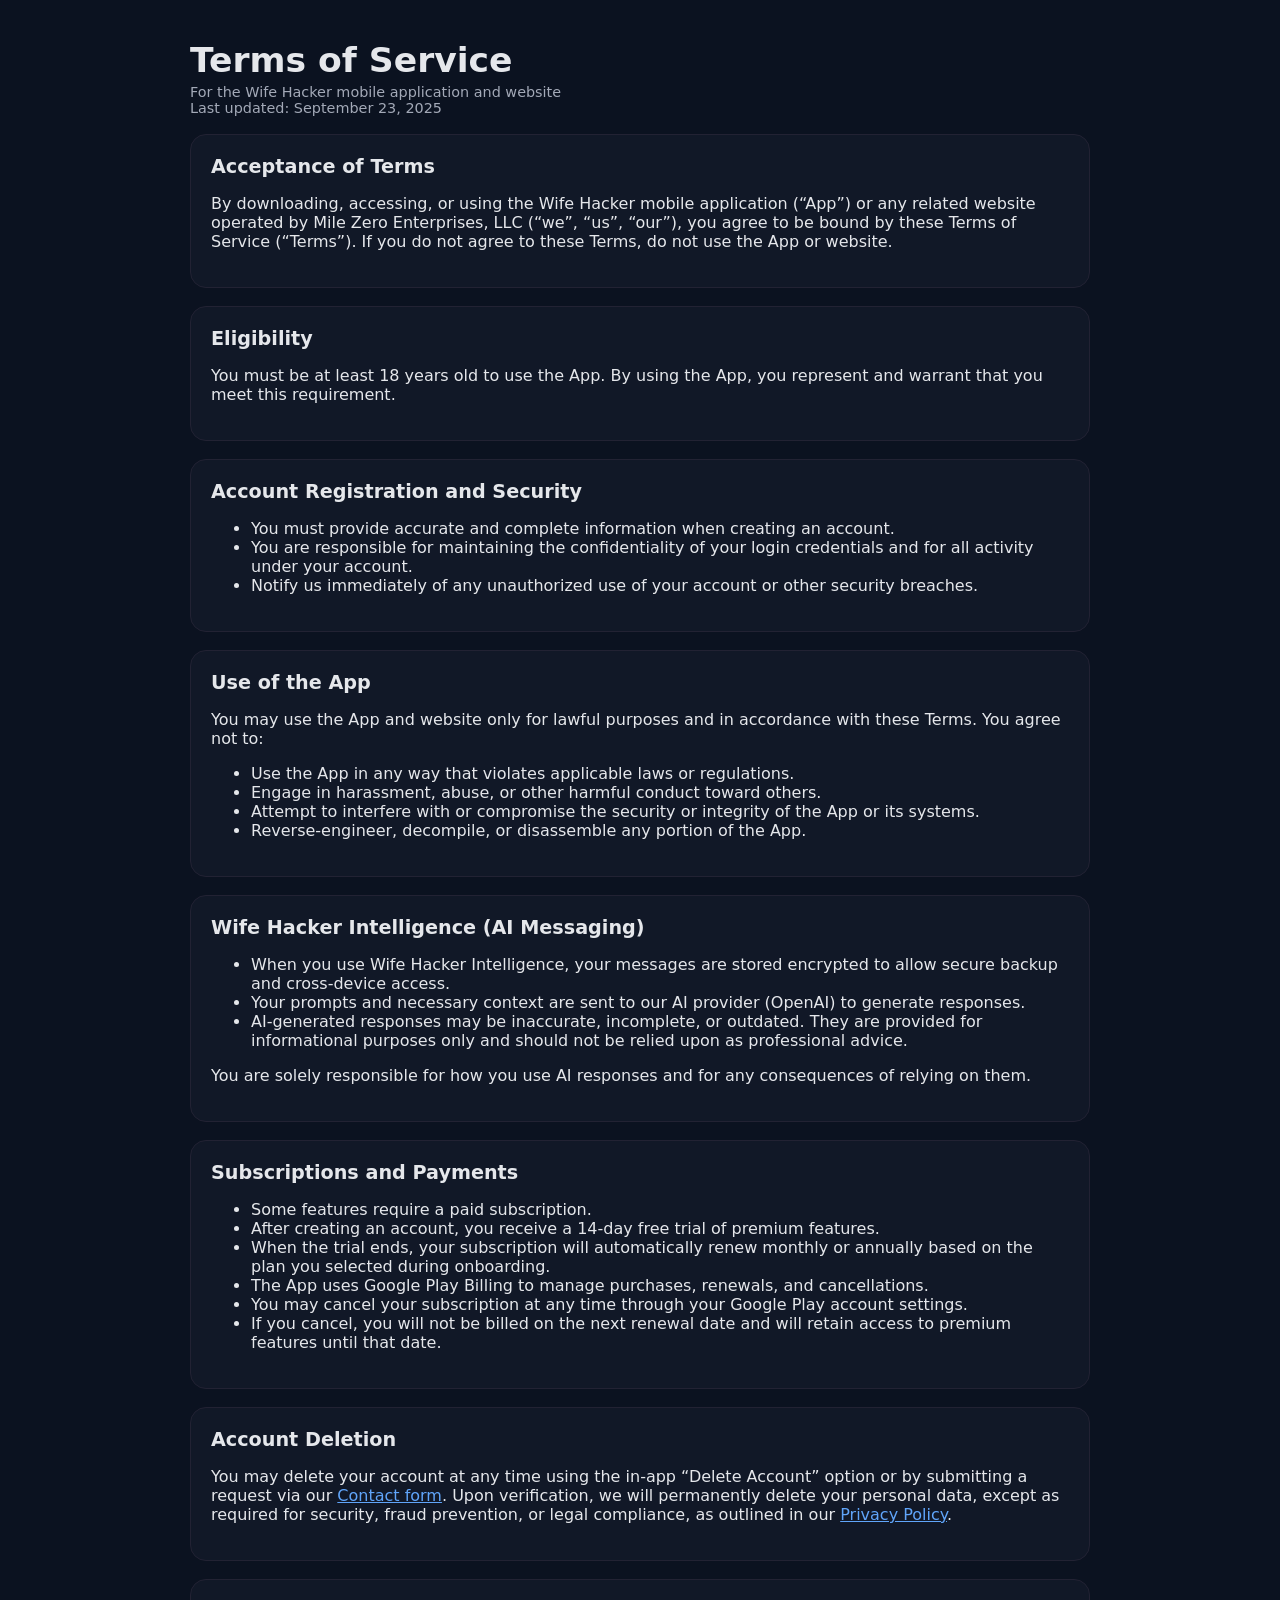
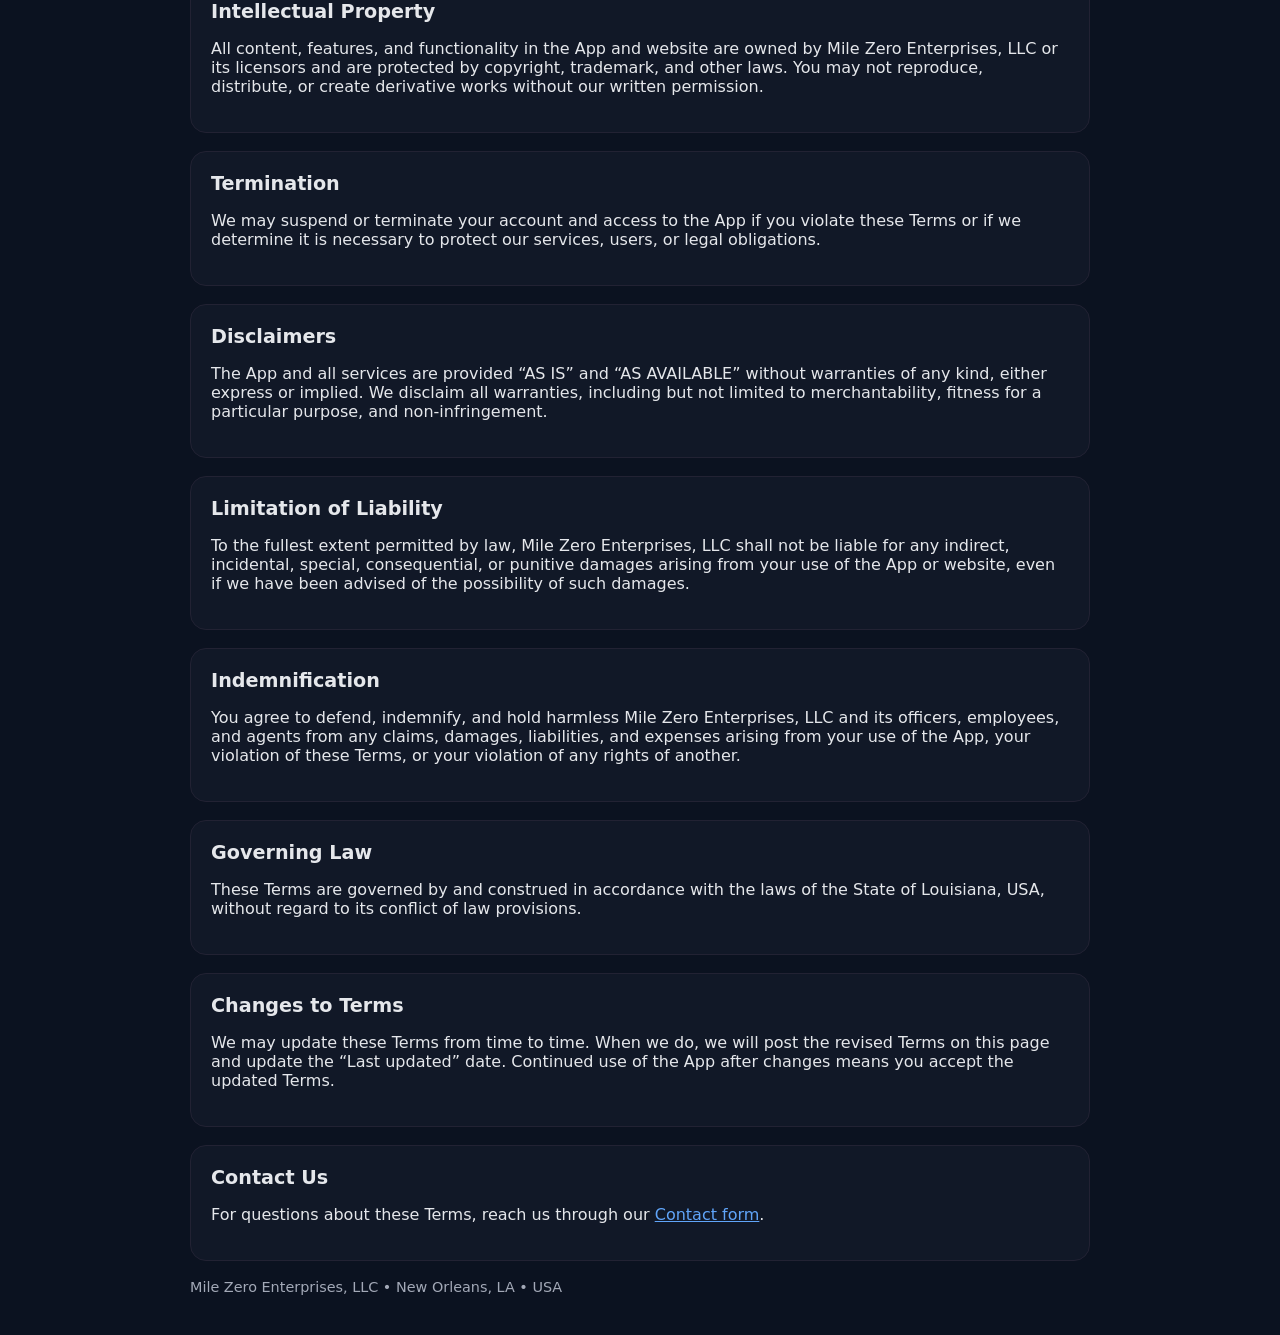
<file: wifehacker/docs/wifehacker-tos.html>
<!doctype html>
<html lang="en">
<head>
  <meta charset="utf-8">
  <meta name="viewport" content="width=device-width, initial-scale=1">
  <title>Wife Hacker – Terms of Service</title>
  <style>
    :root { --bg:#0b1220; --card:#111827; --text:#e5e7eb; --muted:#a3a9b7; --link:#60a5fa; }
    html,body { margin:0; padding:0; background:var(--bg); color:var(--text); font-family: system-ui,-apple-system,Segoe UI,Roboto,Inter; }
    .wrap { max-width: 900px; margin: 40px auto; padding: 0 16px; }
    header h1 { margin: 0 0 4px; font-size: clamp(1.6rem,1.2rem + 1.2vw,2.2rem); }
    header p { margin: 0; color: var(--muted); }
    section { background: var(--card); border: 1px solid #223; border-radius: 16px; padding: 20px; margin: 18px 0; }
    h2 { margin-top: 0; font-size: 1.2rem; }
    a { color: var(--link); }
    .small { color: var(--muted); font-size: .9rem; }
  </style>
</head>
<body>
  <div class="wrap">
    <header>
      <h1>Terms of Service</h1>
      <p class="small">For the Wife Hacker mobile application and website</p>
      <p class="small">Last updated: September 23, 2025</p>
    </header>

    <section>
      <h2>Acceptance of Terms</h2>
      <p>By downloading, accessing, or using the Wife Hacker mobile application (“App”) or any related website operated by Mile Zero Enterprises, LLC (“we”, “us”, “our”), you agree to be bound by these Terms of Service (“Terms”). If you do not agree to these Terms, do not use the App or website.</p>
    </section>

    <section>
      <h2>Eligibility</h2>
      <p>You must be at least 18 years old to use the App. By using the App, you represent and warrant that you meet this requirement.</p>
    </section>

    <section>
      <h2>Account Registration and Security</h2>
      <ul>
        <li>You must provide accurate and complete information when creating an account.</li>
        <li>You are responsible for maintaining the confidentiality of your login credentials and for all activity under your account.</li>
        <li>Notify us immediately of any unauthorized use of your account or other security breaches.</li>
      </ul>
    </section>

    <section>
      <h2>Use of the App</h2>
      <p>You may use the App and website only for lawful purposes and in accordance with these Terms. You agree not to:</p>
      <ul>
        <li>Use the App in any way that violates applicable laws or regulations.</li>
        <li>Engage in harassment, abuse, or other harmful conduct toward others.</li>
        <li>Attempt to interfere with or compromise the security or integrity of the App or its systems.</li>
        <li>Reverse-engineer, decompile, or disassemble any portion of the App.</li>
      </ul>
    </section>

    <section>
      <h2>Wife Hacker Intelligence (AI Messaging)</h2>
      <ul>
        <li>When you use Wife Hacker Intelligence, your messages are stored encrypted to allow secure backup and cross-device access.</li>
        <li>Your prompts and necessary context are sent to our AI provider (OpenAI) to generate responses.</li>
        <li>AI-generated responses may be inaccurate, incomplete, or outdated. They are provided for informational purposes only and should not be relied upon as professional advice.</li>
      </ul>
      <p>You are solely responsible for how you use AI responses and for any consequences of relying on them.</p>
    </section>

    <section>
      <h2>Subscriptions and Payments</h2>
      <ul>
        <li>Some features require a paid subscription.</li>
        <li>After creating an account, you receive a 14-day free trial of premium features.</li>
        <li>When the trial ends, your subscription will automatically renew monthly or annually based on the plan you selected during onboarding.</li>
        <li>The App uses Google Play Billing to manage purchases, renewals, and cancellations.</li>
        <li>You may cancel your subscription at any time through your Google Play account settings.</li>
        <li>If you cancel, you will not be billed on the next renewal date and will retain access to premium features until that date.</li>
      </ul>
    </section>

    <section>
      <h2>Account Deletion</h2>
        <p>You may delete your account at any time using the in-app “Delete Account” option or by submitting a request via our <a href="/public/contact/index.html">Contact form</a>. Upon verification, we will permanently delete your personal data, except as required for security, fraud prevention, or legal compliance, as outlined in our <a href="/wifehacker/docs/wifehacker-privacy.html">Privacy Policy</a>.</p>
    </section>

    <section>
      <h2>Intellectual Property</h2>
      <p>All content, features, and functionality in the App and website are owned by Mile Zero Enterprises, LLC or its licensors and are protected by copyright, trademark, and other laws. You may not reproduce, distribute, or create derivative works without our written permission.</p>
    </section>

    <section>
      <h2>Termination</h2>
      <p>We may suspend or terminate your account and access to the App if you violate these Terms or if we determine it is necessary to protect our services, users, or legal obligations.</p>
    </section>

    <section>
      <h2>Disclaimers</h2>
      <p>The App and all services are provided “AS IS” and “AS AVAILABLE” without warranties of any kind, either express or implied. We disclaim all warranties, including but not limited to merchantability, fitness for a particular purpose, and non-infringement.</p>
    </section>

    <section>
      <h2>Limitation of Liability</h2>
      <p>To the fullest extent permitted by law, Mile Zero Enterprises, LLC shall not be liable for any indirect, incidental, special, consequential, or punitive damages arising from your use of the App or website, even if we have been advised of the possibility of such damages.</p>
    </section>

    <section>
      <h2>Indemnification</h2>
      <p>You agree to defend, indemnify, and hold harmless Mile Zero Enterprises, LLC and its officers, employees, and agents from any claims, damages, liabilities, and expenses arising from your use of the App, your violation of these Terms, or your violation of any rights of another.</p>
    </section>

    <section>
      <h2>Governing Law</h2>
      <p>These Terms are governed by and construed in accordance with the laws of the State of Louisiana, USA, without regard to its conflict of law provisions.</p>
    </section>

    <section>
      <h2>Changes to Terms</h2>
      <p>We may update these Terms from time to time. When we do, we will post the revised Terms on this page and update the “Last updated” date. Continued use of the App after changes means you accept the updated Terms.</p>
    </section>

    <section>
      <h2>Contact Us</h2>
        <p>For questions about these Terms, reach us through our <a href="/public/contact/index.html">Contact form</a>.</p>
    </section>

    <p class="small">Mile Zero Enterprises, LLC • New Orleans, LA • USA</p>
  </div>

  <!-- Last updated date intentionally hardcoded to ensure consistent display -->
</body>
</html>
</file>
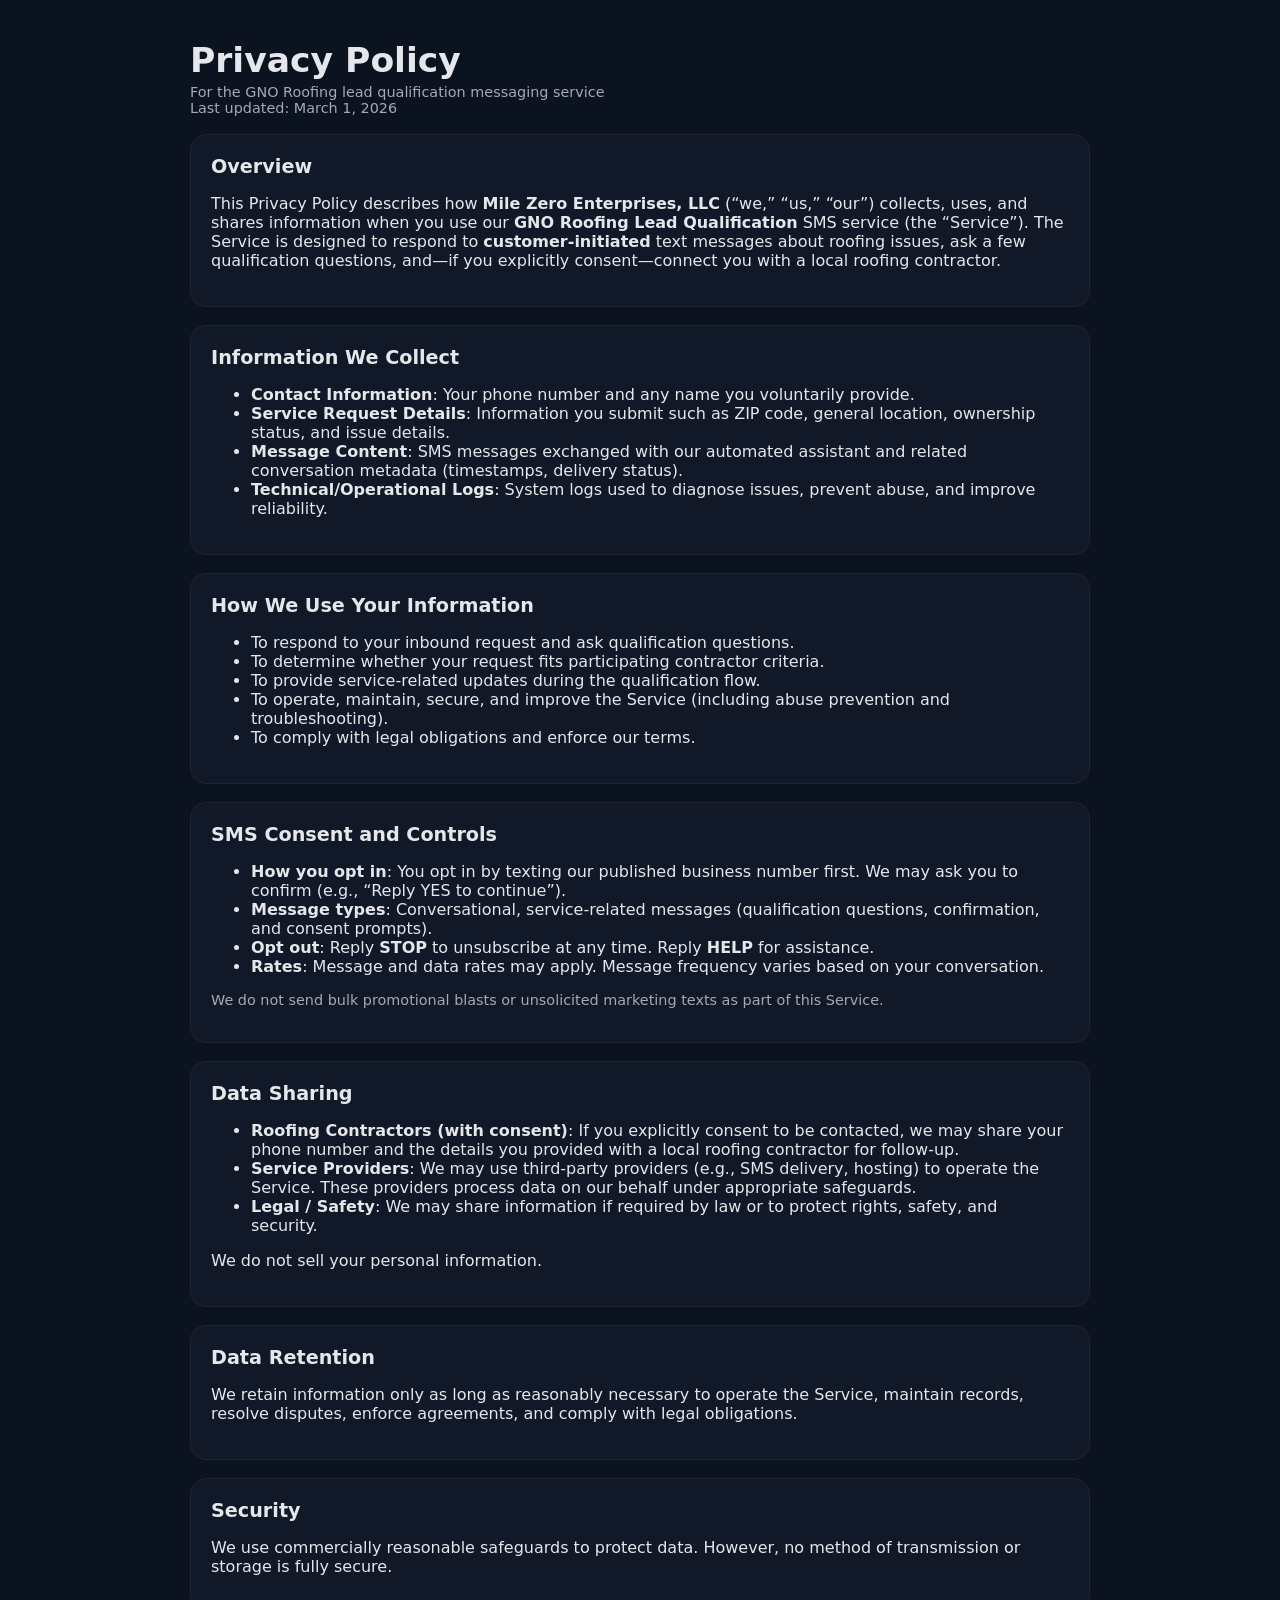
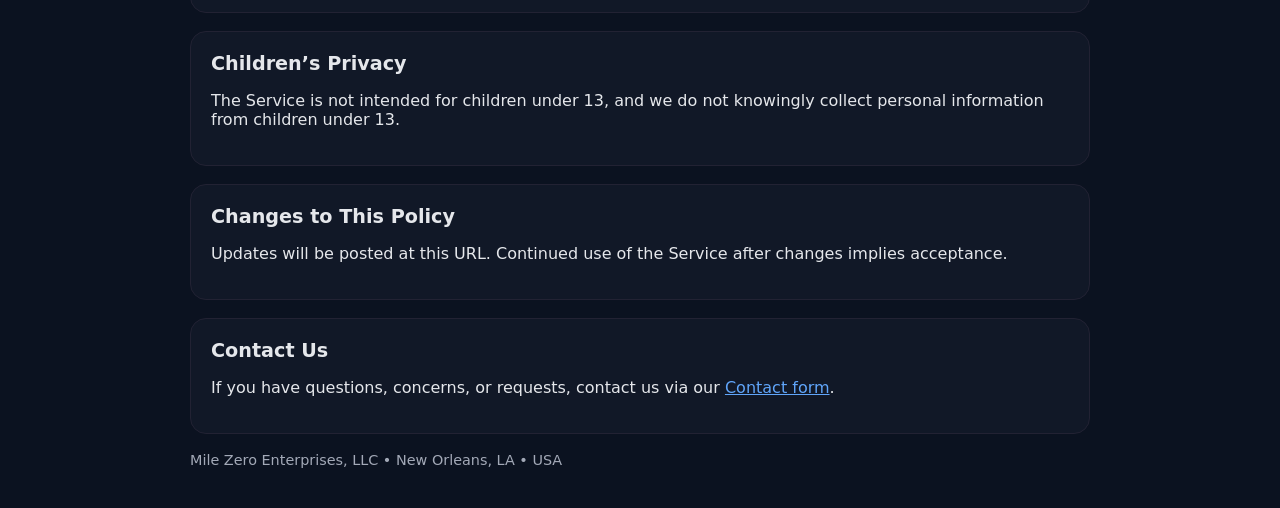
<file: gno/roofing/docs/privacy.html>
<!doctype html>
<html lang="en">
<head>
  <meta charset="utf-8">
  <meta name="viewport" content="width=device-width, initial-scale=1">
  <title>GNO Roofing – Privacy Policy</title>
  <style>
    :root { --bg:#0b1220; --card:#111827; --text:#e5e7eb; --muted:#a3a9b7; --link:#60a5fa; }
    html,body { margin:0; padding:0; background:var(--bg); color:var(--text); font-family: system-ui,-apple-system,Segoe UI,Roboto,Inter; }
    .wrap { max-width: 900px; margin: 40px auto; padding: 0 16px; }
    header h1 { margin: 0 0 4px; font-size: clamp(1.6rem,1.2rem + 1.2vw,2.2rem); }
    header p { margin: 0; color: var(--muted); }
    section { background: var(--card); border: 1px solid #223; border-radius: 16px; padding: 20px; margin: 18px 0; }
    h2 { margin-top: 0; font-size: 1.2rem; }
    a { color: var(--link); }
    ul { margin-top: 8px; }
    .small { color: var(--muted); font-size: .9rem; }
  </style>
</head>
<body>
  <div class="wrap">
    <header>
      <h1>Privacy Policy</h1>
      <p class="small">For the GNO Roofing lead qualification messaging service</p>
      <p class="small">Last updated: March 1, 2026</p>
    </header>

    <section>
      <h2>Overview</h2>
      <p>
        This Privacy Policy describes how <strong>Mile Zero Enterprises, LLC</strong> (“we,” “us,” “our”) collects, uses, and shares
        information when you use our <strong>GNO Roofing Lead Qualification</strong> SMS service (the “Service”).
        The Service is designed to respond to <strong>customer-initiated</strong> text messages about roofing issues, ask a few
        qualification questions, and—if you explicitly consent—connect you with a local roofing contractor.
      </p>
    </section>

    <section>
      <h2>Information We Collect</h2>
      <ul>
        <li><strong>Contact Information</strong>: Your phone number and any name you voluntarily provide.</li>
        <li><strong>Service Request Details</strong>: Information you submit such as ZIP code, general location, ownership status, and issue details.</li>
        <li><strong>Message Content</strong>: SMS messages exchanged with our automated assistant and related conversation metadata (timestamps, delivery status).</li>
        <li><strong>Technical/Operational Logs</strong>: System logs used to diagnose issues, prevent abuse, and improve reliability.</li>
      </ul>
    </section>

    <section>
      <h2>How We Use Your Information</h2>
      <ul>
        <li>To respond to your inbound request and ask qualification questions.</li>
        <li>To determine whether your request fits participating contractor criteria.</li>
        <li>To provide service-related updates during the qualification flow.</li>
        <li>To operate, maintain, secure, and improve the Service (including abuse prevention and troubleshooting).</li>
        <li>To comply with legal obligations and enforce our terms.</li>
      </ul>
    </section>

    <section>
      <h2>SMS Consent and Controls</h2>
      <ul>
        <li><strong>How you opt in</strong>: You opt in by texting our published business number first. We may ask you to confirm (e.g., “Reply YES to continue”).</li>
        <li><strong>Message types</strong>: Conversational, service-related messages (qualification questions, confirmation, and consent prompts).</li>
        <li><strong>Opt out</strong>: Reply <strong>STOP</strong> to unsubscribe at any time. Reply <strong>HELP</strong> for assistance.</li>
        <li><strong>Rates</strong>: Message and data rates may apply. Message frequency varies based on your conversation.</li>
      </ul>
      <p class="small">
        We do not send bulk promotional blasts or unsolicited marketing texts as part of this Service.
      </p>
    </section>

    <section>
      <h2>Data Sharing</h2>
      <ul>
        <li>
          <strong>Roofing Contractors (with consent)</strong>:
          If you explicitly consent to be contacted, we may share your phone number and the details you provided with a local roofing contractor for follow-up.
        </li>
        <li>
          <strong>Service Providers</strong>:
          We may use third-party providers (e.g., SMS delivery, hosting) to operate the Service. These providers process data on our behalf under appropriate safeguards.
        </li>
        <li>
          <strong>Legal / Safety</strong>:
          We may share information if required by law or to protect rights, safety, and security.
        </li>
      </ul>
      <p>We do not sell your personal information.</p>
    </section>

    <section>
      <h2>Data Retention</h2>
      <p>
        We retain information only as long as reasonably necessary to operate the Service, maintain records, resolve disputes,
        enforce agreements, and comply with legal obligations.
      </p>
    </section>

    <section>
      <h2>Security</h2>
      <p>
        We use commercially reasonable safeguards to protect data. However, no method of transmission or storage is fully secure.
      </p>
    </section>

    <section>
      <h2>Children’s Privacy</h2>
      <p>
        The Service is not intended for children under 13, and we do not knowingly collect personal information from children under 13.
      </p>
    </section>

    <section>
      <h2>Changes to This Policy</h2>
      <p>
        Updates will be posted at this URL. Continued use of the Service after changes implies acceptance.
      </p>
    </section>

    <section>
      <h2>Contact Us</h2>
      <p>
        If you have questions, concerns, or requests, contact us via our
        <a href="/public/contact/index.html">Contact form</a>.
      </p>
    </section>

    <p class="small">Mile Zero Enterprises, LLC • New Orleans, LA • USA</p>
  </div>
</body>
</html>
</file>
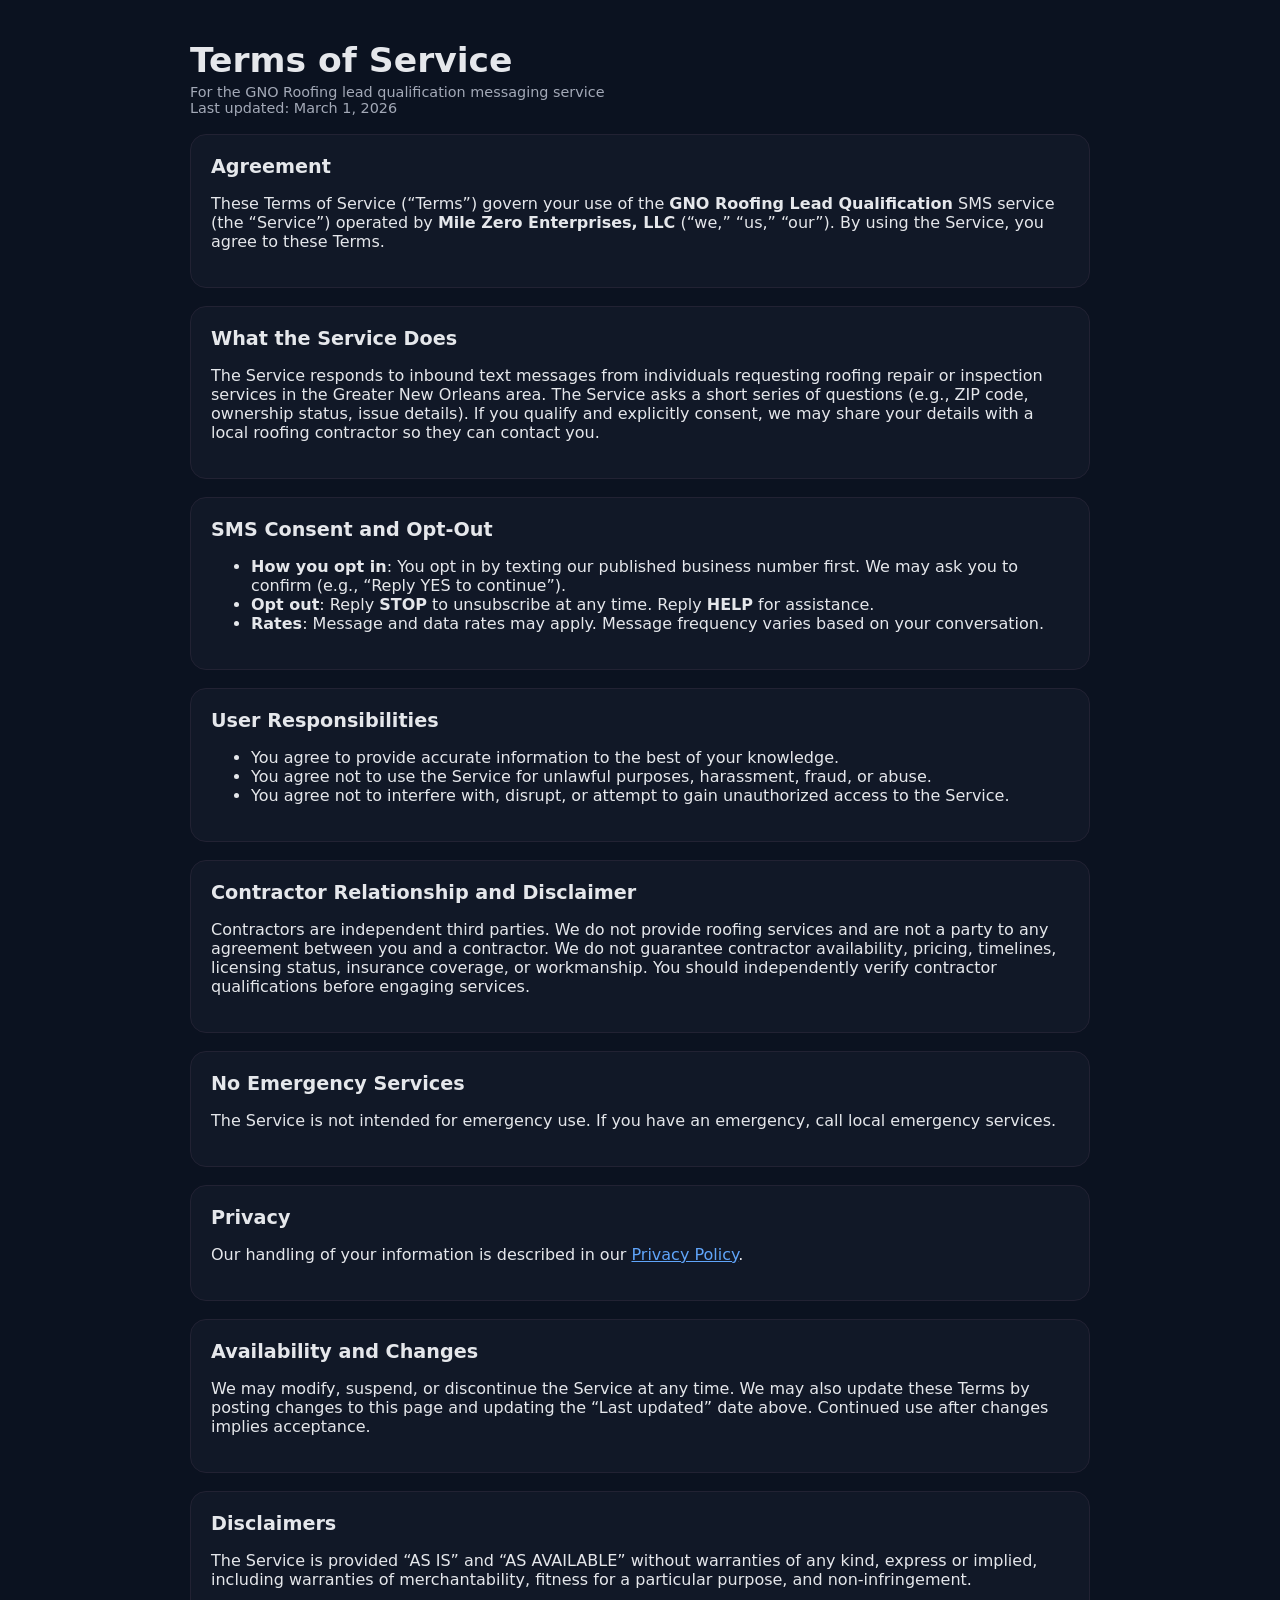
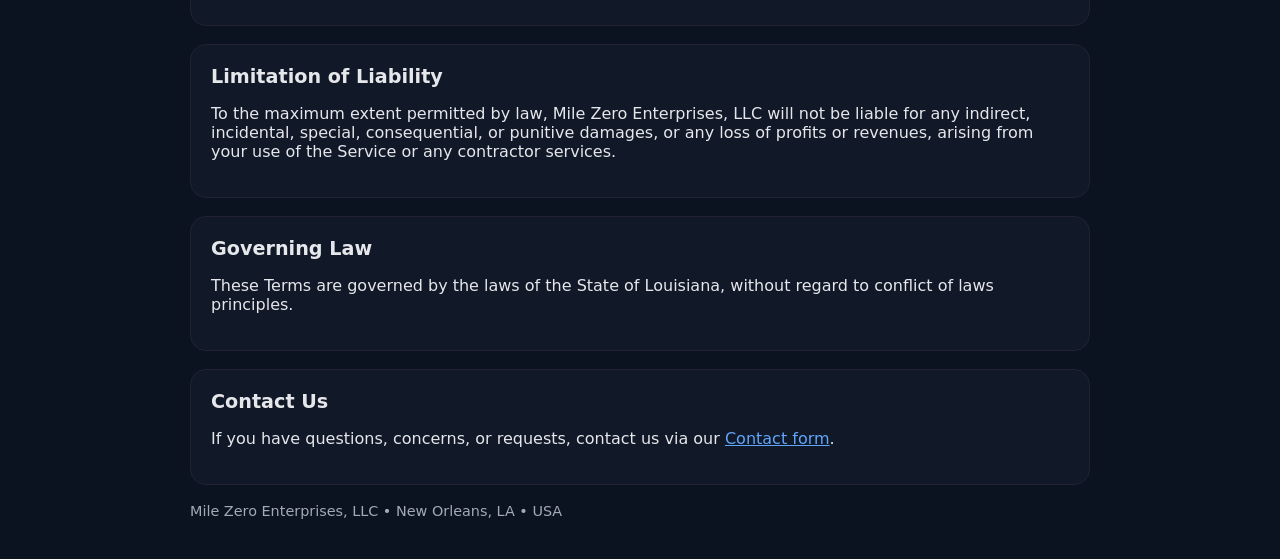
<file: gno/roofing/docs/terms.html>
<!doctype html>
<html lang="en">
<head>
  <meta charset="utf-8">
  <meta name="viewport" content="width=device-width, initial-scale=1">
  <title>GNO Roofing – Terms of Service</title>
  <style>
    :root { --bg:#0b1220; --card:#111827; --text:#e5e7eb; --muted:#a3a9b7; --link:#60a5fa; }
    html,body { margin:0; padding:0; background:var(--bg); color:var(--text); font-family: system-ui,-apple-system,Segoe UI,Roboto,Inter; }
    .wrap { max-width: 900px; margin: 40px auto; padding: 0 16px; }
    header h1 { margin: 0 0 4px; font-size: clamp(1.6rem,1.2rem + 1.2vw,2.2rem); }
    header p { margin: 0; color: var(--muted); }
    section { background: var(--card); border: 1px solid #223; border-radius: 16px; padding: 20px; margin: 18px 0; }
    h2 { margin-top: 0; font-size: 1.2rem; }
    a { color: var(--link); }
    ul { margin-top: 8px; }
    .small { color: var(--muted); font-size: .9rem; }
  </style>
</head>
<body>
  <div class="wrap">
    <header>
      <h1>Terms of Service</h1>
      <p class="small">For the GNO Roofing lead qualification messaging service</p>
      <p class="small">Last updated: March 1, 2026</p>
    </header>

    <section>
      <h2>Agreement</h2>
      <p>
        These Terms of Service (“Terms”) govern your use of the <strong>GNO Roofing Lead Qualification</strong> SMS service (the “Service”)
        operated by <strong>Mile Zero Enterprises, LLC</strong> (“we,” “us,” “our”). By using the Service, you agree to these Terms.
      </p>
    </section>

    <section>
      <h2>What the Service Does</h2>
      <p>
        The Service responds to inbound text messages from individuals requesting roofing repair or inspection services in the Greater New Orleans area.
        The Service asks a short series of questions (e.g., ZIP code, ownership status, issue details). If you qualify and explicitly consent,
        we may share your details with a local roofing contractor so they can contact you.
      </p>
    </section>

    <section>
      <h2>SMS Consent and Opt-Out</h2>
      <ul>
        <li><strong>How you opt in</strong>: You opt in by texting our published business number first. We may ask you to confirm (e.g., “Reply YES to continue”).</li>
        <li><strong>Opt out</strong>: Reply <strong>STOP</strong> to unsubscribe at any time. Reply <strong>HELP</strong> for assistance.</li>
        <li><strong>Rates</strong>: Message and data rates may apply. Message frequency varies based on your conversation.</li>
      </ul>
    </section>

    <section>
      <h2>User Responsibilities</h2>
      <ul>
        <li>You agree to provide accurate information to the best of your knowledge.</li>
        <li>You agree not to use the Service for unlawful purposes, harassment, fraud, or abuse.</li>
        <li>You agree not to interfere with, disrupt, or attempt to gain unauthorized access to the Service.</li>
      </ul>
    </section>

    <section>
      <h2>Contractor Relationship and Disclaimer</h2>
      <p>
        Contractors are independent third parties. We do not provide roofing services and are not a party to any agreement between you and a contractor.
        We do not guarantee contractor availability, pricing, timelines, licensing status, insurance coverage, or workmanship.
        You should independently verify contractor qualifications before engaging services.
      </p>
    </section>

    <section>
      <h2>No Emergency Services</h2>
      <p>
        The Service is not intended for emergency use. If you have an emergency, call local emergency services.
      </p>
    </section>

    <section>
      <h2>Privacy</h2>
      <p>
        Our handling of your information is described in our
        <a href="./privacy.html">Privacy Policy</a>.
      </p>
    </section>

    <section>
      <h2>Availability and Changes</h2>
      <p>
        We may modify, suspend, or discontinue the Service at any time. We may also update these Terms by posting changes to this page and
        updating the “Last updated” date above. Continued use after changes implies acceptance.
      </p>
    </section>

    <section>
      <h2>Disclaimers</h2>
      <p>
        The Service is provided “AS IS” and “AS AVAILABLE” without warranties of any kind, express or implied, including warranties of
        merchantability, fitness for a particular purpose, and non-infringement.
      </p>
    </section>

    <section>
      <h2>Limitation of Liability</h2>
      <p>
        To the maximum extent permitted by law, Mile Zero Enterprises, LLC will not be liable for any indirect, incidental, special,
        consequential, or punitive damages, or any loss of profits or revenues, arising from your use of the Service or any contractor services.
      </p>
    </section>

    <section>
      <h2>Governing Law</h2>
      <p>
        These Terms are governed by the laws of the State of Louisiana, without regard to conflict of laws principles.
      </p>
    </section>

    <section>
      <h2>Contact Us</h2>
      <p>
        If you have questions, concerns, or requests, contact us via our
        <a href="/public/contact/index.html">Contact form</a>.
      </p>
    </section>

    <p class="small">Mile Zero Enterprises, LLC • New Orleans, LA • USA</p>
  </div>
</body>
</html>
</file>
<file: celebration-demo/assets/demo-gate.css>
/* =============================================================
   Celebration Homes demo — access gate + "DEMO" banner styles
   Loaded on BOTH pages (index.html, adriana.html). Paired with
   assets/demo-gate.js (the gate) and the banner injector in app.js.

   NOTE: The password gate is a DETERRENT, not real security. This is a
   public static site — the passcode hash and all logic ship in client
   source. It only stops casual/accidental visitors, not anyone who reads
   the source. See the comment in demo-gate.js.
   ============================================================= */

:root {
  /* Height reserved at the top of the page for the DEMO banner.
     app.js measures the real banner height and overwrites this so wrapped
     text on small screens never overlaps the header. */
  --demo-banner-h: 40px;
}

/* ---------- Lock state (set by demo-gate.js before the body renders) ---------- */
/* While locked we hide the real page so it never flashes unprotected, and we
   stop the page from scrolling behind the overlay. The overlay itself is
   appended to <html>, so it stays visible. */
html.demo-locked { overflow: hidden; }
html.demo-locked body { visibility: hidden !important; }

/* ---------- Full-screen gate overlay ---------- */
#demo-gate {
  position: fixed;
  inset: 0;
  z-index: 2147483647;            /* max 32-bit int — above the chat bubble + everything */
  display: flex;
  align-items: center;
  justify-content: center;
  padding: 24px;
  background: linear-gradient(135deg, #2a0a0c 0%, #6b0f15 55%, #a81d24 100%);
  font-family: "Poppins", system-ui, -apple-system, Segoe UI, Roboto, sans-serif;
  -webkit-tap-highlight-color: transparent;
}
#demo-gate.is-hidden { display: none; }

#demo-gate .demo-gate__card {
  width: 100%;
  max-width: 380px;
  background: #ffffff;
  border-radius: 12px;
  box-shadow: 0 18px 50px rgba(0, 0, 0, 0.45);
  padding: 30px 26px 26px;
  text-align: center;
}
#demo-gate .demo-gate__eyebrow {
  font-family: "Montserrat", system-ui, sans-serif;
  text-transform: uppercase;
  letter-spacing: 0.12em;
  font-size: 11px;
  font-weight: 700;
  color: #d0252e;
  margin: 0 0 6px;
}
#demo-gate .demo-gate__title {
  font-family: "Zalando Sans", "Poppins", sans-serif;
  font-size: 21px;
  line-height: 1.25;
  font-weight: 700;
  color: #222;
  margin: 0 0 4px;
}
#demo-gate .demo-gate__hint {
  font-size: 13px;
  color: #666;
  margin: 0 0 18px;
}
#demo-gate .demo-gate__input {
  width: 100%;
  font-size: 16px;                /* >=16px so iOS Safari doesn't zoom on focus */
  padding: 12px 14px;
  border: 2px solid #ddd;
  border-radius: 8px;
  outline: none;
  text-align: center;
  letter-spacing: 0.04em;
  transition: border-color 0.15s ease;
}
#demo-gate .demo-gate__input:focus { border-color: #d0252e; }
#demo-gate .demo-gate__input.has-error { border-color: #d0252e; }

#demo-gate .demo-gate__btn {
  width: 100%;
  margin-top: 14px;
  font-family: "Montserrat", system-ui, sans-serif;
  text-transform: uppercase;
  letter-spacing: 0.04em;
  font-weight: 600;
  font-size: 14px;
  color: #fff;
  background: #d0252e;
  border: 2px solid #d0252e;
  border-radius: 30px;
  padding: 12px 24px;
  cursor: pointer;
  transition: background 0.15s ease;
}
#demo-gate .demo-gate__btn:hover { background: #a81d24; border-color: #a81d24; }
#demo-gate .demo-gate__btn:disabled { opacity: 0.6; cursor: default; }

#demo-gate .demo-gate__error {
  min-height: 18px;
  margin: 12px 0 0;
  font-size: 13px;
  font-weight: 600;
  color: #d0252e;
  visibility: hidden;
}
#demo-gate .demo-gate__error.is-visible { visibility: visible; }

#demo-gate .demo-gate__foot {
  margin: 16px 0 0;
  font-size: 11px;
  line-height: 1.4;
  color: #999;
}

/* ---------- Persistent "DEMO" banner (markup injected by app.js) ---------- */
#demo-banner {
  position: fixed;
  top: 0;
  left: 0;
  right: 0;
  z-index: 2147483000;           /* above content + chat bubble, below the gate */
  background: #b3000c;
  color: #fff;
  font-family: "Montserrat", system-ui, -apple-system, Segoe UI, Roboto, sans-serif;
  font-size: 12.5px;
  line-height: 1.35;
  letter-spacing: 0.01em;
  box-shadow: 0 2px 8px rgba(0, 0, 0, 0.35);
}
#demo-banner .demo-banner__inner {
  display: flex;
  align-items: center;
  gap: 10px;
  max-width: 1280px;
  margin: 0 auto;
  padding: 8px 14px;
}
#demo-banner .demo-banner__text { flex: 1 1 auto; }
#demo-banner .demo-banner__text strong {
  text-transform: uppercase;
  letter-spacing: 0.06em;
  font-weight: 700;
}
#demo-banner .demo-banner__close {
  flex: 0 0 auto;
  background: rgba(255, 255, 255, 0.15);
  border: 0;
  color: #fff;
  width: 26px;
  height: 26px;
  border-radius: 50%;
  font-size: 17px;
  line-height: 1;
  cursor: pointer;
}
#demo-banner .demo-banner__close:hover { background: rgba(255, 255, 255, 0.3); }

/* Push the page down so the fixed header/hero isn't hidden behind the banner.
   The site header is absolutely positioned at top:0, so we also nudge it down.
   Selectors are intentionally extra-specific (html body …) so they win over
   site.css, which loads after this file and resets `html,body{padding:0}` and
   `.cel-header{top:0}`. */
html body { padding-top: var(--demo-banner-h); }
html body .cel-header { top: var(--demo-banner-h); }

@media (max-width: 640px) {
  #demo-banner { font-size: 11.5px; }
  #demo-banner .demo-banner__inner { padding: 7px 10px; gap: 8px; }
}
</file>
<file: celebration-demo/assets/fonts.css>
/* Self-hosted Google Fonts (OFL) — vendored by tools/vendor-assets.js so the demo
   makes no external font calls. Latin subset only. Loaded via <link> in each page <head>. */

@font-face {
  font-family: 'Montserrat';
  font-style: normal;
  font-weight: 400;
  font-display: swap;
  src: url('fonts/montserrat-400.woff2') format('woff2');
}

@font-face {
  font-family: 'Montserrat';
  font-style: normal;
  font-weight: 500;
  font-display: swap;
  src: url('fonts/montserrat-500.woff2') format('woff2');
}

@font-face {
  font-family: 'Montserrat';
  font-style: normal;
  font-weight: 600;
  font-display: swap;
  src: url('fonts/montserrat-600.woff2') format('woff2');
}

@font-face {
  font-family: 'Montserrat';
  font-style: normal;
  font-weight: 700;
  font-display: swap;
  src: url('fonts/montserrat-700.woff2') format('woff2');
}

@font-face {
  font-family: 'Poppins';
  font-style: normal;
  font-weight: 300;
  font-display: swap;
  src: url('fonts/poppins-300.woff2') format('woff2');
}

@font-face {
  font-family: 'Poppins';
  font-style: normal;
  font-weight: 400;
  font-display: swap;
  src: url('fonts/poppins-400.woff2') format('woff2');
}

@font-face {
  font-family: 'Poppins';
  font-style: normal;
  font-weight: 500;
  font-display: swap;
  src: url('fonts/poppins-500.woff2') format('woff2');
}

@font-face {
  font-family: 'Poppins';
  font-style: normal;
  font-weight: 600;
  font-display: swap;
  src: url('fonts/poppins-600.woff2') format('woff2');
}

@font-face {
  font-family: 'Zalando Sans';
  font-style: normal;
  font-weight: 400;
  font-display: swap;
  src: url('fonts/zalando-sans-400.woff2') format('woff2');
}

@font-face {
  font-family: 'Zalando Sans';
  font-style: normal;
  font-weight: 600;
  font-display: swap;
  src: url('fonts/zalando-sans-600.woff2') format('woff2');
}

@font-face {
  font-family: 'Zalando Sans';
  font-style: normal;
  font-weight: 700;
  font-display: swap;
  src: url('fonts/zalando-sans-700.woff2') format('woff2');
}

@font-face {
  font-family: 'Zalando Sans';
  font-style: normal;
  font-weight: 900;
  font-display: swap;
  src: url('fonts/zalando-sans-900.woff2') format('woff2');
}
</file>
<file: celebration-demo/assets/brand-tokens.css>
/* =============================================================
   Celebration Homes — brand tokens
   Extracted Task 0 from celebrationhomes.com + /communities/ashlyn
   via headless Chromium (see ../tools/extract-brand.js + brand-report.json).
   Numbers below are the real computed values pulled from the live site.
   ============================================================= */

/* Fonts (Zalando Sans = headings, Poppins = body, Montserrat = buttons) are loaded
   via <link> tags in each page's <head> — NOT @import here. An @import of a remote
   font is render-blocking: it would stop every rule below (including all :root tokens)
   from applying until Google Fonts responds, leaving the page as unstyled plain text
   on slow/blocked networks. The system fallbacks below keep branding intact regardless. */

:root {
  /* ---- Palette (from extraction) ---- */
  --cel-red: #d0252e;          /* signature brand red — headings, buttons, accents */
  --cel-red-bright: #ff000c;   /* hover/active brighter red seen on site */
  --cel-red-dark: #a81d24;     /* derived darker red for button hover */
  --cel-ink: #333333;          /* body text */
  --cel-ink-2: #323232;        /* near-black headings */
  --cel-ink-3: #363636;        /* h3 grey */
  --cel-black: #000000;
  --cel-white: #ffffff;
  --cel-grey-100: #f7f7f7;
  --cel-grey-200: #efefef;
  --cel-grey-300: #eaeaea;
  --cel-grey-400: #dddddd;
  --cel-grey-500: #8a8a8a;
  --cel-green: #84ba3f;        /* rare accent (e.g. "available" tags) */
  --cel-yellow: #ffcf00;       /* rare accent */

  /* semantic aliases */
  --color-primary: var(--cel-red);
  --color-primary-hover: var(--cel-red-dark);
  --color-text: var(--cel-ink);
  --color-heading: var(--cel-ink-2);
  --color-bg: var(--cel-white);
  --color-bg-alt: var(--cel-grey-200);
  --color-border: var(--cel-grey-400);

  /* ---- Typography (from extraction) ---- */
  --font-heading: "Zalando Sans", "Poppins", sans-serif;
  --font-body: "Poppins", sans-serif;
  --font-button: "Montserrat", sans-serif;

  --h1-size: 45px;
  --h2-size: 30px;
  --h3-size: 26px;

  /* ---- Buttons (from extraction: pill, uppercase, Montserrat) ---- */
  --btn-radius: 30px;
  --btn-padding: 12px 24px;
  --btn-font: var(--font-button);
  --btn-weight: 600;
  --btn-transform: uppercase;
  --btn-letter-spacing: 0.04em;

  /* ---- Layout ---- */
  --radius-card: 10px;
  --shadow-card: 0 6px 24px rgba(0, 0, 0, 0.08);
  --shadow-soft: 0 2px 10px rgba(0, 0, 0, 0.06);
  --maxw: 1100px;
  --space: 16px;
}

/* ---- Base element styling derived from the brand ---- */
body {
  font-family: var(--font-body);
  color: var(--color-text);
  background: var(--color-bg);
  font-weight: 400;
  line-height: 1.6;
}

h1, h2, h3, h4 {
  font-family: var(--font-heading);
  color: var(--color-heading);
  line-height: 1.2;
}
h1 { font-size: var(--h1-size); font-weight: 700; }
h2 { font-size: var(--h2-size); font-weight: 700; }
h3 { font-size: var(--h3-size); font-weight: 600; }

a { color: var(--cel-red); }

/* Brand button — matches the site's pill CTA */
.btn {
  display: inline-block;
  font-family: var(--btn-font);
  font-weight: var(--btn-weight);
  text-transform: var(--btn-transform);
  letter-spacing: var(--btn-letter-spacing);
  border-radius: var(--btn-radius);
  padding: var(--btn-padding);
  border: 2px solid var(--cel-red);
  background: var(--cel-red);
  color: var(--cel-white);
  text-decoration: none;
  cursor: pointer;
  font-size: 14px;
  transition: background 0.15s ease, color 0.15s ease, transform 0.05s ease;
}
.btn:hover { background: var(--cel-red-dark); border-color: var(--cel-red-dark); }
.btn:active { transform: translateY(1px); }

/* Inverse pill — white bg, red text (also on the live site) */
.btn--inverse {
  background: var(--cel-white);
  color: var(--cel-red);
}
.btn--inverse:hover {
  background: var(--cel-red);
  color: var(--cel-white);
}

@media (max-width: 640px) {
  :root { --h1-size: 32px; --h2-size: 24px; --h3-size: 20px; }
}
</file>
<file: celebration-demo/assets/site.css>
/* Celebration Homes demo — layout + chat UI. Uses tokens from brand-tokens.css. */
* { box-sizing: border-box; }
html, body { margin: 0; padding: 0; }
img { max-width: 100%; display: block; }
.wrap { max-width: var(--maxw); margin: 0 auto; padding: 0 20px; }

/* =====================================================================
   HOMEPAGE — mimics celebrationhomes.com (header over hero, kitchen hero,
   intro text block, communities-by-city, floating chat bubble lower-left)
   ===================================================================== */

/* Header sits transparent over the hero, like the real site */
.cel-header {
  position: absolute; top: 0; left: 0; right: 0; z-index: 60;
}
.cel-header__inner {
  max-width: 1280px; margin: 0 auto; padding: 14px 26px;
  display: flex; align-items: center; justify-content: space-between; gap: 16px;
}
.cel-logo img { height: 60px; width: auto; filter: drop-shadow(0 1px 1.5px rgba(0,0,0,0.55)); }
.cel-nav { display: flex; align-items: center; gap: 20px; flex-wrap: wrap; }
.cel-nav a {
  font-family: var(--font-button); text-transform: uppercase; letter-spacing: 0.02em;
  font-size: 12.5px; font-weight: 600; color: #fff; text-decoration: none;
  text-shadow: 0 1px 3px rgba(0,0,0,0.55); display: inline-flex; align-items: center; gap: 3px;
}
.cel-nav a:hover { color: var(--cel-yellow); }
.cel-nav a i { font-style: normal; font-size: 9px; opacity: 0.85; }
.cel-burger { display: none; background: none; border: 0; cursor: pointer; padding: 6px; }
.cel-burger span { display: block; width: 24px; height: 2.5px; background: #fff; margin: 4px 0; box-shadow: 0 1px 2px rgba(0,0,0,0.5); }

/* Hero */
.cel-hero {
  position: relative; padding: 0; height: 600px; overflow: hidden; background: var(--cel-ink-2);
}
.cel-hero__img {
  position: absolute; inset: 0;
  background-color: var(--cel-ink-2);
  background-image: url('img/hero-kitchen.jpg'),
    linear-gradient(135deg, var(--cel-red) 0%, #7a1418 100%);
  background-position: center; background-size: cover;
}
/* subtle top gradient so the white nav stays legible over bright photos */
.cel-hero::before {
  content: ""; position: absolute; top: 0; left: 0; right: 0; height: 160px; z-index: 1;
  background: linear-gradient(rgba(0,0,0,0.4), rgba(0,0,0,0));
  pointer-events: none;
}
.cel-hero__arrow {
  position: absolute; top: 50%; transform: translateY(-50%); z-index: 3;
  width: 46px; height: 46px; border-radius: 50%; border: 0; cursor: pointer;
  background: rgba(40,40,40,0.55); color: #fff; font-size: 26px; line-height: 1;
  display: flex; align-items: center; justify-content: center;
}
.cel-hero__arrow:hover { background: rgba(40,40,40,0.8); }
.cel-hero__arrow.left { left: 18px; }
.cel-hero__arrow.right { right: 18px; }
.cel-hero__phone {
  position: absolute; right: 0; top: 46%; z-index: 3;
  background: var(--cel-red); padding: 12px 14px; border-radius: 8px 0 0 8px;
  box-shadow: var(--shadow-soft); display: flex;
}
.cel-hero__badge {
  position: absolute; right: 28px; bottom: 24px; z-index: 3;
  width: 104px; height: 104px; border-radius: 50%;
  background: radial-gradient(circle at 50% 40%, #f6d365 0%, #d4a017 70%, #b8860b 100%);
  border: 3px solid #fff8e1; box-shadow: 0 4px 14px rgba(0,0,0,0.3);
  display: flex; flex-direction: column; align-items: center; justify-content: center;
  color: #6b4e00; text-align: center; font-family: var(--font-button);
}
.cel-hero__badge .b-num { font-family: var(--font-heading); font-size: 34px; font-weight: 900; line-height: 1; color: #5a3e00; }
.cel-hero__badge .b-yrs { font-size: 11px; font-weight: 700; letter-spacing: 0.12em; margin-top: -2px; }
.cel-hero__badge .b-cel { font-size: 8px; font-weight: 600; letter-spacing: 0.14em; margin-top: 2px; }

/* Intro text block (kept verbatim from the live site) */
.cel-intro { padding: 56px 0; text-align: center; background: #fff; }
.cel-intro__title { color: var(--cel-red); font-weight: 700; margin: 0 0 10px; font-size: 34px; }
.cel-intro__sub { font-family: var(--font-heading); color: var(--cel-ink-2); font-weight: 600; font-size: 19px; margin: 0 0 22px; }
.cel-intro__body { max-width: 920px; margin: 0 auto 26px; color: #555; font-size: 15.5px; line-height: 1.8; }
.cel-intro__body strong { color: var(--cel-red); }
.cel-intro__cta { font-size: 15px; padding: 13px 30px; }

/* Communities by City */
.cel-communities { padding: 54px 0; }
.cel-communities .section-title { color: var(--cel-red); margin-bottom: 28px; }
.city-grid { display: grid; grid-template-columns: repeat(3, 1fr); gap: 16px; max-width: 760px; margin: 0 auto; }
.city-card {
  display: flex; align-items: center; justify-content: center; min-height: 78px;
  background: #fff; border: 1px solid var(--color-border); border-radius: var(--radius-card);
  box-shadow: var(--shadow-soft); text-decoration: none; color: var(--cel-ink-2);
  font-family: var(--font-button); text-transform: uppercase; letter-spacing: 0.03em;
  font-weight: 600; font-size: 14px; transition: transform 0.1s, box-shadow 0.15s, color 0.15s;
}
.city-card:hover { transform: translateY(-2px); box-shadow: var(--shadow-card); color: var(--cel-red); }

/* ---------- Floating chat bubble (lower-left) ---------- */
.chat-fab { position: fixed; left: 22px; bottom: 22px; z-index: 200; }
.chat-fab__btn {
  width: 60px; height: 60px; border-radius: 50%; border: 0; cursor: pointer;
  background: var(--cel-red); box-shadow: 0 6px 18px rgba(0,0,0,0.28);
  display: flex; align-items: center; justify-content: center; position: relative;
  transition: transform 0.1s, background 0.15s;
}
.chat-fab__btn:hover { background: var(--cel-red-dark); transform: scale(1.05); }
.chat-fab__btn .ic-close { display: none; }
.chat-fab.open .chat-fab__btn .ic-chat { display: none; }
.chat-fab.open .chat-fab__btn .ic-close { display: block; }
.chat-fab__window {
  position: absolute; left: 0; bottom: 74px; width: 370px; max-width: calc(100vw - 44px);
  /* never run off the top of the page (or behind the DEMO banner) */
  height: 460px; max-height: calc(100vh - var(--demo-banner-h, 0px) - 96px);
  display: flex;
  border-radius: var(--radius-card); overflow: hidden; box-shadow: 0 12px 40px rgba(0,0,0,0.28);
  animation: fabpop 0.16s ease-out;
}
/* the JS hides the window via the [hidden] attribute — keep that working now that
   the window is display:flex (an author display rule overrides the UA [hidden] default). */
.chat-fab__window[hidden] { display: none; }
@keyframes fabpop { from { opacity: 0; transform: translateY(10px); } to { opacity: 1; transform: translateY(0); } }
.chat-fab__window .chat-panel {
  display: flex; flex-direction: column; width: 100%; max-height: 100%; min-height: 0;
  max-width: none; margin: 0; border: 0; border-radius: 0; box-shadow: none;
}
/* log flexes to fill the window and scrolls internally (head + form stay put) */
.chat-fab__window .chat-log { flex: 1 1 auto; min-height: 0; height: auto; }
.chat-close {
  margin-left: auto; background: none; border: 0; color: #fff; font-size: 24px; line-height: 1;
  cursor: pointer; opacity: 0.9; padding: 0 2px;
}
.chat-close:hover { opacity: 1; }

/* ---------- Sections (shared) ---------- */
section { padding: 56px 0; }
.section-alt { background: var(--color-bg-alt); }
.section-title { text-align: center; margin-bottom: 8px; }

/* ---------- Chat panel ---------- */
.chat-panel {
  max-width: 560px; margin: 0 auto;
  background: #fff; border: 1px solid var(--color-border);
  border-radius: var(--radius-card); box-shadow: var(--shadow-card); overflow: hidden;
}
.chat-head {
  background: var(--cel-red); color: #fff; padding: 14px 18px;
  display: flex; align-items: center; gap: 10px;
}
.chat-head .dot { width: 9px; height: 9px; border-radius: 50%; background: var(--cel-green); box-shadow: 0 0 0 3px rgba(132,186,63,0.3); }
.chat-head .title { font-family: var(--font-heading); font-weight: 700; font-size: 16px; }
.chat-log { height: 380px; overflow-y: auto; overscroll-behavior: contain; padding: 18px; background: var(--cel-grey-100); }

.msg { display: flex; gap: 10px; margin-bottom: 14px; align-items: flex-end; }
.msg .avatar {
  flex: 0 0 30px; width: 30px; height: 30px; border-radius: 50%;
  background: var(--cel-red); color: #fff; font-family: var(--font-button); font-weight: 700;
  font-size: 11px; display: flex; align-items: center; justify-content: center;
}
.msg .bubble {
  max-width: 78%; padding: 10px 14px; border-radius: 14px; font-size: 14.5px; line-height: 1.5;
  background: #fff; border: 1px solid var(--color-border); color: var(--cel-ink);
}
.msg--bot .bubble { border-bottom-left-radius: 4px; }
.msg--user { flex-direction: row-reverse; }
.msg--user .bubble { background: var(--cel-red); color: #fff; border-color: var(--cel-red); border-bottom-right-radius: 4px; }
.bubble-tag { margin-top: 6px; font-size: 10px; text-transform: uppercase; letter-spacing: 0.06em; color: var(--cel-grey-500); font-family: var(--font-button); }

/* typing indicator */
.bubble.typing { display: inline-flex; gap: 4px; align-items: center; }
.bubble.typing span { width: 7px; height: 7px; border-radius: 50%; background: var(--cel-grey-500); animation: blink 1.2s infinite; }
.bubble.typing span:nth-child(2) { animation-delay: 0.2s; }
.bubble.typing span:nth-child(3) { animation-delay: 0.4s; }
@keyframes blink { 0%, 60%, 100% { opacity: 0.25; } 30% { opacity: 1; } }

/* CTA row inside chat */
.cta-row .cta-wrap { padding-top: 2px; }

/* suggestions / chips */
.chat-suggestions { display: flex; flex-wrap: wrap; gap: 8px; padding: 12px 18px 0; background: var(--cel-grey-100); }
.chip {
  font-family: var(--font-body); font-size: 13px; background: #fff; color: var(--cel-red);
  border: 1px solid var(--cel-red); border-radius: 20px; padding: 7px 14px; cursor: pointer;
  transition: background 0.12s, color 0.12s;
}
.chip:hover { background: var(--cel-red); color: #fff; }

/* input */
.chat-form { display: flex; gap: 10px; padding: 14px 18px; background: var(--cel-grey-100); border-top: 1px solid var(--color-border); }
.chat-form input[type="text"] {
  flex: 1; padding: 11px 14px; border: 1px solid var(--color-border); border-radius: 22px;
  font-family: var(--font-body); font-size: 14px; outline: none;
}
.chat-form input:focus { border-color: var(--cel-red); }
.chat-form button { padding: 11px 18px; font-size: 13px; }
.chat-form input:disabled { background: #f3f3f3; }

/* ---------- Footer ---------- */
.site-footer { background: var(--cel-ink-2); color: #cfcfcf; padding: 30px 0; text-align: center; font-size: 13px; }
.site-footer .demo-badge {
  display: inline-block; background: var(--cel-red); color: #fff; font-family: var(--font-button);
  text-transform: uppercase; letter-spacing: 0.05em; font-size: 11px; padding: 6px 14px; border-radius: 20px; margin-bottom: 12px;
}
.site-footer a { color: #fff; }

/* =====================================================================
   ADRIANA FLOORPLAN PAGE — mimics celebrationhomes.com/communities/ashlyn/adriana
   ===================================================================== */
.cel-header--solid .cel-nav a { text-shadow: 0 1px 3px rgba(0,0,0,0.6); }

.plan-banner {
  position: relative; padding: 104px 0 40px; color: #fff;
  background-color: #5f656b;
  background-image:
    linear-gradient(rgba(40,44,48,0.86), rgba(40,44,48,0.72)),
    repeating-linear-gradient(0deg, rgba(255,255,255,0.06) 0 1px, transparent 1px 30px),
    repeating-linear-gradient(90deg, rgba(255,255,255,0.06) 0 1px, transparent 1px 30px);
  border-bottom: 3px solid var(--cel-red);
}
.plan-banner h1 { color: #fff; margin: 6px 0 0; font-size: 38px; }
.plan-crumb { margin: 0; font-family: var(--font-button); text-transform: uppercase; letter-spacing: 0.04em; font-size: 12px; color: rgba(255,255,255,0.75); }
.plan-crumb a { color: rgba(255,255,255,0.85); text-decoration: none; }
.plan-crumb a:hover { color: #fff; }
.plan-badge { top: 84px; bottom: auto; right: 28px; }

.plan-main { padding: 44px 0; background: #fff; }
.plan-grid { display: grid; grid-template-columns: 1.6fr 1fr; gap: 34px; align-items: start; }

/* gallery */
.plan-gallery {
  position: relative; background: #fff; border: 1px solid var(--color-border);
  border-radius: var(--radius-card); box-shadow: var(--shadow-soft); padding: 12px;
}
.plan-gallery__img { width: 100%; height: auto; max-height: 540px; object-fit: contain; margin: 0 auto; display: block; }
.plan-gallery__arrow {
  position: absolute; top: 50%; transform: translateY(-50%); z-index: 2;
  width: 40px; height: 40px; border-radius: 50%; border: 0; cursor: pointer;
  background: rgba(40,40,40,0.5); color: #fff; font-size: 24px; line-height: 1;
  display: flex; align-items: center; justify-content: center;
}
.plan-gallery__arrow:hover { background: var(--cel-red); }
.plan-gallery__arrow.left { left: 14px; }
.plan-gallery__arrow.right { right: 14px; }
.plan-gallery__dots { display: flex; gap: 7px; justify-content: center; margin-top: 12px; }
.plan-gallery__dots .dot { width: 9px; height: 9px; border-radius: 50%; border: 0; background: var(--cel-grey-400); cursor: pointer; padding: 0; }
.plan-gallery__dots .dot.active { background: var(--cel-red); }

/* specs table */
.plan-specs { width: 100%; max-width: 520px; margin: 24px 0 0; border-collapse: collapse; }
.plan-specs th {
  text-align: left; width: 132px; background: var(--cel-grey-200); color: var(--cel-ink-2);
  font-family: var(--font-button); font-weight: 700; text-transform: uppercase; font-size: 12px;
  letter-spacing: 0.04em; padding: 11px 14px; border: 1px solid var(--color-border);
}
.plan-specs td { padding: 11px 14px; border: 1px solid var(--color-border); font-size: 15px; color: var(--cel-ink); }

/* sales manager card */
.sales-card { background: #fff; border: 1px solid var(--color-border); border-radius: var(--radius-card); box-shadow: var(--shadow-soft); padding: 22px; }
.sales-card__label { margin: 0 0 10px; padding-bottom: 9px; color: var(--cel-ink-2); font-size: 15px; font-weight: 600; border-bottom: 2px solid var(--cel-red); }
.sales-card__name { color: var(--cel-red); font-weight: 700; font-size: 19px; margin: 10px 0 8px; font-family: var(--font-heading); }
.sales-card__row { margin: 4px 0; font-size: 14px; color: #555; }
.sales-card__row a { color: var(--cel-red); text-decoration: none; }
.sales-card__btn { display: block; width: 100%; text-align: center; margin-top: 12px; }

/* next-step band */
.next-step { background: #8a1b16; color: #fff; text-align: center; padding: 46px 0; }
.next-step h2 { color: #fff; margin: 0 0 18px; }

/* ---------- Responsive ---------- */
@media (max-width: 900px) {
  /* homepage nav collapses to a burger, like the real mobile site */
  .cel-burger { display: block; }
  .cel-nav {
    display: none; position: absolute; top: 78px; right: 18px; left: 18px;
    flex-direction: column; align-items: flex-start; gap: 0;
    background: #fff; border-radius: var(--radius-card); box-shadow: var(--shadow-card); padding: 6px 0;
  }
  .cel-nav.open { display: flex; }
  .cel-nav a {
    color: var(--cel-ink-2); text-shadow: none; width: 100%; padding: 11px 18px;
    border-bottom: 1px solid var(--cel-grey-200);
  }
  .cel-nav a:last-child { border-bottom: 0; }
  .cel-nav a:hover { color: var(--cel-red); }
}
@media (max-width: 820px) {
  .plan-grid { grid-template-columns: 1fr; gap: 26px; }
}
@media (max-width: 640px) {
  section { padding: 40px 0; }
  .chat-log { height: 320px; }
  /* homepage mobile */
  .cel-hero { height: 420px; }
  .cel-logo img { height: 46px; }
  .cel-hero__badge { width: 80px; height: 80px; right: 16px; bottom: 16px; }
  .cel-hero__badge .b-num { font-size: 26px; }
  .cel-intro__title { font-size: 25px; }
  .cel-intro { padding: 40px 0; }
  .city-grid { grid-template-columns: repeat(2, 1fr); }
  /* plan page mobile */
  .plan-banner { padding: 92px 0 30px; }
  .plan-banner h1 { font-size: 27px; }
  .plan-badge { width: 70px; height: 70px; top: 76px; right: 16px; }
  .plan-badge .b-num { font-size: 23px; }
  .plan-main { padding: 32px 0; }
}
</file>
